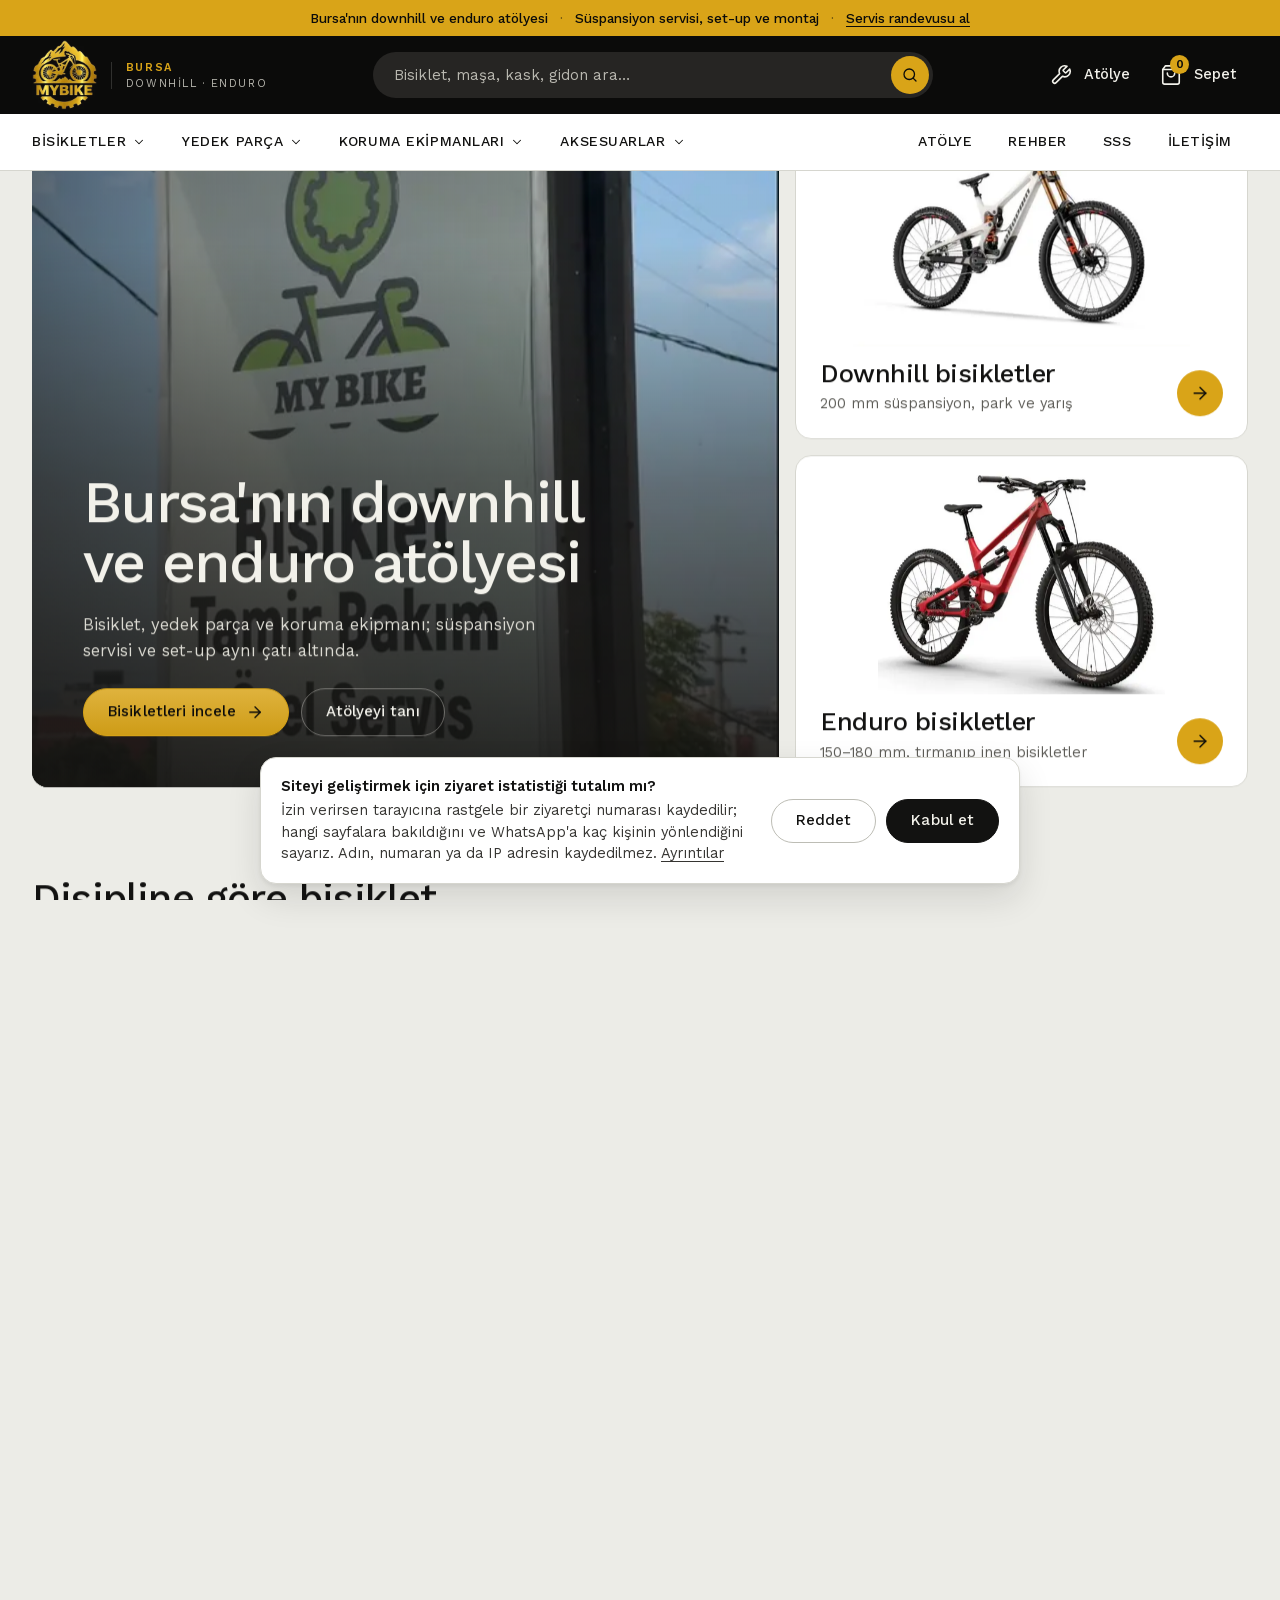
<file: index.html>
<!doctype html>
<html lang="tr" data-type="place">
<head>
  <meta charset="utf-8">
  <meta name="viewport" content="width=device-width, initial-scale=1">
  <meta http-equiv="Content-Security-Policy" content="default-src 'self'; script-src 'self'; style-src 'self' 'unsafe-inline'; img-src 'self' data: blob: https://vzsizdxejrnahdxeeici.supabase.co; font-src 'self'; connect-src 'self' https://vzsizdxejrnahdxeeici.supabase.co wss://vzsizdxejrnahdxeeici.supabase.co; object-src 'none'; base-uri 'self'; form-action 'self'; frame-src 'none'; upgrade-insecure-requests">
  <meta name="referrer" content="strict-origin-when-cross-origin">
  <title>My Bike Bursa | Downhill ve Enduro Bisiklet, Yedek Parça ve Atölye</title>
  <meta name="description" content="Bursa'da downhill ve enduro odaklı bisiklet atölyesi. Enduro, downhill, XC, hardtail ve dirt jump bisikletler; yedek parça, koruma ekipmanı ve süspansiyon servisi.">
  <meta name="page-type" content="place">
  <meta name="site-kind" content="other">
  <meta name="page-kind" content="place">
  <meta name="theme-color" content="#0b0b0a">
  <meta property="og:type" content="website">
  <meta property="og:title" content="My Bike Bursa | Downhill ve Enduro Atölyesi">
  <meta property="og:description" content="Downhill ve enduro bisikletler, yedek parça, koruma ekipmanı ve atölye servisi.">
  <link rel="canonical" href="https://www.mybikestore.com.tr/">
  <meta property="og:url" content="https://www.mybikestore.com.tr/">
  <meta property="og:site_name" content="My Bike Bursa">
  <meta property="og:locale" content="tr_TR">
  <meta property="og:image" content="https://www.mybikestore.com.tr/assets/img/logo.jpg">
  <meta name="twitter:card" content="summary_large_image">
  <link rel="icon" href="assets/img/favicon-64.png" type="image/png">
  <link rel="apple-touch-icon" href="assets/img/apple-touch-icon.png">
    <script type="application/ld+json">
  {
    "@context": "https://schema.org",
    "@graph": [
      {
        "@type": "BicycleStore",
        "@id": "https://www.mybikestore.com.tr/#isletme",
        "name": "My Bike Bursa",
        "alternateName": "My Bike",
        "description": "Bursa'da downhill ve enduro odaklı bisiklet atölyesi: bisiklet, yedek parça, koruma ekipmanı ve süspansiyon servisi.",
        "url": "https://www.mybikestore.com.tr/",
        "logo": "https://www.mybikestore.com.tr/assets/img/logo.jpg",
        "image": "https://www.mybikestore.com.tr/assets/img/logo.jpg",
        "telephone": "+905318868120",
        "email": "tolgaakdeniz16@gmail.com",
        "address": { "@type": "PostalAddress", "streetAddress": "Odunluk Mah., Orhangazi Cad., No: 13", "addressLocality": "Nilüfer", "addressRegion": "Bursa", "addressCountry": "TR" },
        "hasMap": "https://www.google.com/maps/search/?api=1&query=My%20Bike%2C%20Odunluk%20Mah.%2C%20Orhangazi%20Cad.%2C%20No%3A%2013%2C%20Nil%C3%BCfer%2C%20Bursa",
        "areaServed": "Bursa",
        "openingHours": "Mo-Sa 10:00-19:00",
        "priceRange": "₺₺",
        "knowsAbout": ["Downhill bisiklet", "Enduro bisiklet", "Süspansiyon servisi", "Bisiklet tamiri"]
      },
      {
        "@type": "WebSite",
        "@id": "https://www.mybikestore.com.tr/#site",
        "name": "My Bike Bursa",
        "url": "https://www.mybikestore.com.tr/",
        "inLanguage": "tr-TR",
        "publisher": { "@id": "https://www.mybikestore.com.tr/#isletme" },
        "potentialAction": {
          "@type": "SearchAction",
          "target": "https://www.mybikestore.com.tr/magaza.html?q={search_term_string}",
          "query-input": "required name=search_term_string"
        }
      }
    ]
  }
  </script>
  <link rel="preconnect" href="https://vzsizdxejrnahdxeeici.supabase.co" crossorigin>
  <link rel="preload" as="image" href="assets/img/atolye/tabela.webp" imagesrcset="assets/img/atolye/tabela-480.webp 480w, assets/img/atolye/tabela.webp 900w" imagesizes="(max-width: 720px) 100vw, 60vw" fetchpriority="high">
  <link rel="stylesheet" href="assets/css/fonts.css?v=202611221930">
  <link rel="stylesheet" href="assets/css/style.css?v=202611221930">
</head>
<body data-page="home">
  <!-- palette: stone ground + logo gold/black · type Work Sans · radius soft · motion: GSAP ScrollSmoother + hero entrance -->
  <a class="skip-link" href="#icerik">İçeriğe geç</a>
  <div id="site-header"></div>

  <div id="smooth-wrapper">
    <div id="smooth-content">
      <main id="icerik">

        <!-- HERO: atölye fotoğrafı + iki disiplin -->
        <section class="hero" data-enter aria-label="My Bike atölyesi">
          <div class="wrap">
            <div class="hero-grid">
              <div class="hero-main" data-enter-media>
                <div class="ph ph--dark has-img"><img src="assets/img/atolye/tabela.webp" srcset="assets/img/atolye/tabela-480.webp 480w, assets/img/atolye/tabela.webp 900w" sizes="(max-width: 720px) 100vw, 60vw" width="820" height="1340" alt="My Bike tabelası: bisiklet tamir bakım, özel servis" fetchpriority="high" style="object-position:center 56%"></div>
                <div class="hero-copy">
                  <h1 data-enter-item>Bursa'nın downhill ve enduro atölyesi</h1>
                  <p data-enter-item>Bisiklet, yedek parça ve koruma ekipmanı; süspansiyon servisi ve set-up aynı çatı altında.</p>
                  <div class="row" data-enter-item>
                    <a class="btn" href="magaza.html?kat=bisikletler">Bisikletleri incele <svg viewBox="0 0 24 24" fill="none" stroke="currentColor" stroke-width="1.75" stroke-linecap="round" stroke-linejoin="round" aria-hidden="true"><path d="M5 12h14"/><path d="m12 5 7 7-7 7"/></svg></a>
                    <a class="btn btn--ghost on-dark" href="atolye.html">Atölyeyi tanı</a>
                  </div>
                </div>
              </div>

              <a class="hero-side hero-side--light" href="magaza.html?kat=downhill" data-enter-media>
                <div class="ph has-img"><img src="assets/img/disiplin/downhill-propain.webp" srcset="assets/img/disiplin/downhill-propain-480.webp 480w, assets/img/disiplin/downhill-propain.webp 900w" sizes="(max-width: 720px) 50vw, 25vw" alt="Downhill bisiklet" width="846" height="568" decoding="async"></div>
                <div class="copy">
                  <div><h2>Downhill bisikletler</h2><p>200 mm süspansiyon, park ve yarış</p></div>
                  <span class="round-arrow" aria-hidden="true"><svg viewBox="0 0 24 24" fill="none" stroke="currentColor" stroke-width="1.75" stroke-linecap="round" stroke-linejoin="round"><path d="M5 12h14"/><path d="m12 5 7 7-7 7"/></svg></span>
                </div>
              </a>
              <a class="hero-side hero-side--light" href="magaza.html?kat=enduro" data-enter-media>
                <div class="ph has-img"><img src="assets/img/disiplin/enduro-capra.webp" srcset="assets/img/disiplin/enduro-capra-480.webp 480w, assets/img/disiplin/enduro-capra.webp 900w" sizes="(max-width: 720px) 50vw, 25vw" alt="Enduro bisiklet" width="760" height="600" decoding="async"></div>
                <div class="copy">
                  <div><h2>Enduro bisikletler</h2><p>150–180 mm, tırmanıp inen bisikletler</p></div>
                  <span class="round-arrow" aria-hidden="true"><svg viewBox="0 0 24 24" fill="none" stroke="currentColor" stroke-width="1.75" stroke-linecap="round" stroke-linejoin="round"><path d="M5 12h14"/><path d="m12 5 7 7-7 7"/></svg></span>
                </div>
              </a>
            </div>
          </div>
        </section>

        <!-- BİSİKLET DİSİPLİNLERİ -->
        <section class="section" id="bisikletler">
          <div class="wrap">
            <div class="sec-head">
              <div>
                <h2>Disipline göre bisiklet</h2>
                <p>Hangi parkurda süreceğini söyle, doğru bisikleti birlikte seçelim.</p>
              </div>
              <a class="link" href="magaza.html?kat=bisikletler">Tüm bisikletler <svg viewBox="0 0 24 24" fill="none" stroke="currentColor" stroke-width="1.75" stroke-linecap="round" stroke-linejoin="round" aria-hidden="true"><path d="M5 12h14"/><path d="m12 5 7 7-7 7"/></svg></a>
            </div>
            <div class="disc-grid" data-disciplines></div>
          </div>
        </section>

        <!-- YENİ GELENLER -->
        <section class="section section--white">
          <div class="wrap">
            <div class="sec-head">
              <div>
                <h2>Yeni gelen ürünler</h2>
                <p>Bisikletler, parçalar ve ekipmanda son gelenler.</p>
              </div>
              <a class="link" href="magaza.html?sirala=yeni">Tümünü gör <svg viewBox="0 0 24 24" fill="none" stroke="currentColor" stroke-width="1.75" stroke-linecap="round" stroke-linejoin="round" aria-hidden="true"><path d="M5 12h14"/><path d="m12 5 7 7-7 7"/></svg></a>
            </div>
            <div class="p-grid" data-new></div>
          </div>
        </section>

        <!-- ATÖLYE -->
        <section class="section band on-dark" id="atolye">
          <div class="wrap band-grid">
            <div>
              <h2>Atölye: servis, <span class="nb">set-up</span> ve montaj</h2>
              <p class="lead">Bisikletini parkurdan nasıl döndüyse öyle getir. Süspansiyon bakımından teker toplamaya, downhill ve enduro bisikletin ihtiyacı olan işleri burada yapıyoruz.</p>
              <ul class="svc-list">
                <li><svg viewBox="0 0 24 24" fill="none" stroke="currentColor" stroke-width="2" stroke-linecap="round" stroke-linejoin="round" aria-hidden="true"><path d="M20 6 9 17l-5-5"/></svg>Süspansiyon servisi</li>
                <li><svg viewBox="0 0 24 24" fill="none" stroke="currentColor" stroke-width="2" stroke-linecap="round" stroke-linejoin="round" aria-hidden="true"><path d="M20 6 9 17l-5-5"/></svg>Set-up ve sag ayarı</li>
                <li><svg viewBox="0 0 24 24" fill="none" stroke="currentColor" stroke-width="2" stroke-linecap="round" stroke-linejoin="round" aria-hidden="true"><path d="M20 6 9 17l-5-5"/></svg>Fren bakımı ve hava alma</li>
                <li><svg viewBox="0 0 24 24" fill="none" stroke="currentColor" stroke-width="2" stroke-linecap="round" stroke-linejoin="round" aria-hidden="true"><path d="M20 6 9 17l-5-5"/></svg>Tubeless kurulum</li>
                <li><svg viewBox="0 0 24 24" fill="none" stroke="currentColor" stroke-width="2" stroke-linecap="round" stroke-linejoin="round" aria-hidden="true"><path d="M20 6 9 17l-5-5"/></svg>Teker toplama</li>
                <li><svg viewBox="0 0 24 24" fill="none" stroke="currentColor" stroke-width="2" stroke-linecap="round" stroke-linejoin="round" aria-hidden="true"><path d="M20 6 9 17l-5-5"/></svg>Sezon öncesi komple bakım</li>
              </ul>
              <div class="row">
                <a class="btn" href="atolye.html#randevu">Servis randevusu al <svg viewBox="0 0 24 24" fill="none" stroke="currentColor" stroke-width="1.75" stroke-linecap="round" stroke-linejoin="round" aria-hidden="true"><path d="M5 12h14"/><path d="m12 5 7 7-7 7"/></svg></a>
                <a class="btn btn--ghost" href="atolye.html">Atölyeyi tanı</a>
              </div>
            </div>
            <div class="mosaic">
              <div class="frame"><div data-ph="Atölyede kadro üzerinde çalışan usta" data-img="assets/img/atolye/montaj-standi.jpg" data-ph-dark></div></div>
              <div class="frame"><div data-ph="Fox amortisör servisi: sökülmüş parçalar, keçe kiti ve süspansiyon yağları" data-img="assets/img/atolye/suspansiyon-servis-kiti.jpg" data-ph-dark></div></div>
              <div class="frame"><div data-ph="Mağaza duvarında kaset, balata ve aksesuarlar" data-img="assets/img/atolye/parca-duvari-aktarma.jpg" data-ph-dark></div></div>
            </div>
          </div>
        </section>

        <!-- KORUMA ÜRÜNLERİ -->
        <section class="section section--tight">
          <div class="wrap">
            <div class="sec-head">
              <div>
                <h2>Öne çıkan korumalar</h2>
                <p>Parka çıkmadan önce kask, dizlik ve gövde koruması.</p>
              </div>
              <a class="link" href="magaza.html?kat=koruma">Tüm korumalar <svg viewBox="0 0 24 24" fill="none" stroke="currentColor" stroke-width="1.75" stroke-linecap="round" stroke-linejoin="round" aria-hidden="true"><path d="M5 12h14"/><path d="m12 5 7 7-7 7"/></svg></a>
            </div>
            <div class="p-grid" data-protection></div>
          </div>
        </section>

        <!-- KATEGORİLER: her kutunun görseli o kategorideki bir üründen gelir -->
        <section class="section">
          <div class="wrap">
            <div class="sec-head">
              <div>
                <h2>Kategoriler</h2>
                <p>Bisikletler, yedek parçalar, aksesuarlar ve koruma ekipmanları.</p>
              </div>
              <a class="link" href="magaza.html">Tüm ürünler <svg viewBox="0 0 24 24" fill="none" stroke="currentColor" stroke-width="1.75" stroke-linecap="round" stroke-linejoin="round" aria-hidden="true"><path d="M5 12h14"/><path d="m12 5 7 7-7 7"/></svg></a>
            </div>
            <div class="cat-grid" data-cat-tiles></div>
          </div>
        </section>

      </main>
      <div id="site-footer"></div>
    </div>
  </div>

  <script src="assets/vendor/supabase.min.js"></script>
  <script src="assets/js/config.js?v=202611221930"></script>
  <script src="assets/js/data.js?v=202611221930"></script>
  <script src="assets/js/store.js?v=202611221930"></script>
  <script src="assets/js/app.js?v=202611221930"></script>
  <script src="assets/js/analytics.js?v=202611221930"></script>
  <script src="assets/vendor/gsap.min.js"></script>
  <script src="assets/vendor/ScrollTrigger.min.js"></script>
  <script src="assets/vendor/ScrollSmoother.min.js"></script>
  <script src="assets/js/motion.js?v=202611221930"></script>
</body>
</html>
</file>
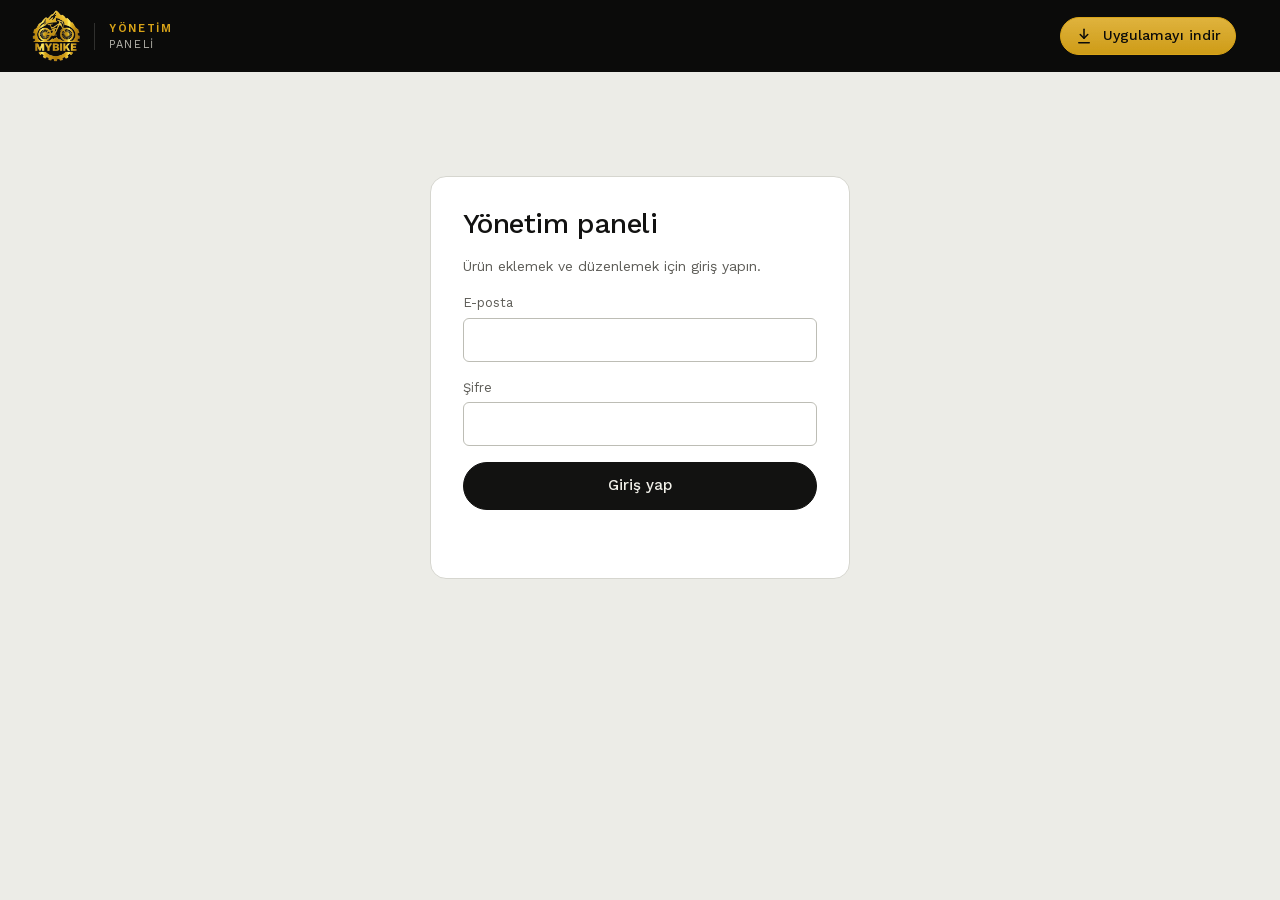
<file: admin.html>
<!doctype html>
<html lang="tr">
<head>
  <meta charset="utf-8">
  <meta name="viewport" content="width=device-width, initial-scale=1">
  <meta http-equiv="Content-Security-Policy" content="default-src 'self'; script-src 'self'; style-src 'self' 'unsafe-inline'; img-src 'self' data: blob: https://vzsizdxejrnahdxeeici.supabase.co; font-src 'self'; connect-src 'self' https://vzsizdxejrnahdxeeici.supabase.co wss://vzsizdxejrnahdxeeici.supabase.co; object-src 'none'; base-uri 'self'; form-action 'self'; frame-src 'none'; upgrade-insecure-requests">
  <meta name="referrer" content="strict-origin-when-cross-origin">
  <meta name="robots" content="noindex, nofollow">
  <title>Yönetim Paneli | My Bike Bursa</title>
  <meta name="theme-color" content="#0b0b0a">
  <link rel="icon" href="assets/img/favicon-64.png" type="image/png">
  <link rel="manifest" href="admin.webmanifest">
  <link rel="apple-touch-icon" href="assets/img/app/icon-180.png">
  <meta name="apple-mobile-web-app-capable" content="yes">
  <meta name="mobile-web-app-capable" content="yes">
  <meta name="apple-mobile-web-app-title" content="My Bike Panel">
  <meta name="apple-mobile-web-app-status-bar-style" content="black">
  <link rel="stylesheet" href="assets/css/fonts.css?v=202611221930">
  <link rel="stylesheet" href="assets/css/style.css?v=202611221930">
  <style>
    body { background: var(--bg); }
    .a-top { background: var(--dark); color: var(--on-dark); }
    .a-top .wrap { display: flex; align-items: center; justify-content: space-between; gap: 16px; min-height: 72px; }
    .a-top .logo img { height: 52px; }
    .a-top .who { display: flex; align-items: center; gap: 12px; font-size: 14px; color: var(--on-dark-muted); }
    .a-main { padding-block: 32px 80px; }
    .a-card { background: var(--card); border: 1px solid var(--line); border-radius: var(--radius-l); padding: clamp(20px, 3vw, 32px); }
    .a-login { max-width: 420px; margin: 8vh auto 0; display: grid; gap: 16px; }
    .a-login h1 { font-size: 28px; }
    .a-msg { font-size: 14.5px; min-height: 1.4em; }
    .a-msg.err { color: var(--danger); }
    .a-msg.ok { color: #2f6b1f; }
    .a-bar { display: flex; flex-wrap: wrap; gap: 12px; align-items: center; justify-content: space-between; margin-bottom: 16px; }
    .a-bar h1 { font-size: 30px; }
    .a-bar .tools { display: flex; gap: 10px; flex-wrap: wrap; }
    .a-bar input[type=search] { height: 44px; border-radius: var(--pill); border: 1px solid var(--line-strong); padding: 0 18px; min-width: 240px; background: var(--card); }
    .a-table { width: 100%; border-collapse: collapse; background: var(--card); border: 1px solid var(--line); border-radius: var(--radius); overflow: hidden; font-size: 14.5px; }
    .a-table th, .a-table td { padding: 10px 14px; border-bottom: 1px solid var(--line); text-align: left; vertical-align: middle; }
    .a-table th { background: var(--surface); font-weight: 600; color: var(--muted); font-size: 13px; }
    .a-table tr:last-child td { border-bottom: 0; }
    .a-thumb { width: 56px; height: 56px; border-radius: 8px; object-fit: cover; background: #e3e3dc; display: block; }
    .a-row-actions { display: flex; gap: 8px; justify-content: flex-end; }
    .a-small { min-height: 38px; padding: 0 14px; font-size: 14px; }
    .pill-off { display: inline-block; padding: 2px 10px; border-radius: 99px; background: #e6e5df; color: var(--muted); font-size: 12.5px; }
    .pill-on { display: inline-block; padding: 2px 10px; border-radius: 99px; background: #f3e6b8; color: var(--accent-deep); font-size: 12.5px; }
    dialog.a-dlg { border: 0; border-radius: var(--radius-l); padding: 0; width: min(760px, calc(100vw - 32px)); max-height: calc(100dvh - 32px); box-shadow: var(--shadow-2); }
    dialog.a-dlg::backdrop { background: rgba(20,19,17,.5); }
    .a-dlg form { display: grid; gap: 18px; padding: clamp(20px, 3vw, 32px); }
    .a-dlg .head { display: flex; justify-content: space-between; align-items: center; }
    .a-dlg h2 { font-size: 24px; }
    .a-grid { display: grid; grid-template-columns: 1fr 1fr; gap: 14px; }
    .a-grid .full { grid-column: 1 / -1; }
    .a-check { display: flex; align-items: center; gap: 10px; min-height: 44px; font-weight: 500; }
    .a-check input { width: 20px; height: 20px; accent-color: var(--ink); }
    .a-imgs { display: grid; grid-template-columns: repeat(auto-fill, minmax(110px, 1fr)); gap: 10px; }
    .a-img { position: relative; border: 1px solid var(--line); border-radius: 10px; overflow: hidden; background: var(--surface); }
    .a-img img { width: 100%; aspect-ratio: 1; object-fit: cover; display: block; }
    .a-img .bar { display: flex; justify-content: space-between; gap: 4px; padding: 6px; }
    .a-img .bar button { font-size: 12.5px; text-decoration: underline; text-underline-offset: 2px; min-height: 28px; }
    .a-img.cover { border-color: var(--accent); box-shadow: 0 0 0 2px var(--accent); }
    .a-specs { display: grid; gap: 8px; }
    .a-spec { display: grid; grid-template-columns: 1fr 1.4fr auto; gap: 8px; }
    .a-spec input { height: 42px; border: 1px solid var(--line-strong); border-radius: var(--radius-s); padding: 0 10px; }
    .a-foot { display: flex; justify-content: flex-end; gap: 10px; flex-wrap: wrap; }
    @media (max-width: 720px) {
      .a-grid { grid-template-columns: 1fr; }
      .a-table .hide-s { display: none; }
      /* Telefonda tablo yerine kart: her ürün bir kutu, düğmeler altta */
      .a-table, .a-table tbody { display: block; background: none; border: 0; border-radius: 0; overflow: visible; }
      .a-table thead { display: none; }
      .a-table tr { display: grid; grid-template-columns: 64px minmax(0, 1fr); gap: 6px 12px; align-items: start; background: var(--card); border: 1px solid var(--line); border-radius: var(--radius); padding: 12px; margin-bottom: 10px; }
      .a-table td { padding: 0; border: 0; }
      .a-table td:nth-child(1) { grid-row: 1 / 3; }
      .a-table td:nth-child(1) .a-thumb { width: 64px; height: 64px; }
      .a-table td:nth-child(2) { grid-column: 2; overflow-wrap: anywhere; }
      .a-table td:nth-child(4) { grid-column: 2; color: var(--ink-2); }
      .a-table td:nth-child(5) { display: block; grid-column: 2; }
      .a-table td:nth-child(1) { grid-row: 1 / 4; }
      .a-table td:last-child { grid-column: 1 / -1; padding-top: 6px; }
      .a-table td[colspan] { grid-column: 1 / -1; }
      .a-row-actions { justify-content: stretch; }
      .a-row-actions .btn { flex: 1; min-height: 44px; }
      .a-top .wrap { gap: 8px; }
      .a-top .logo img { height: 40px; width: auto; }
      .a-top-right, .who { gap: 6px; }
      .a-tabs { margin-right: 0; gap: 2px; }
      .a-tabs a { padding: 8px 10px; }
      .a-bar input[type=search] { min-width: 0; width: 100%; }
    }
    .a-tabs { display: flex; gap: 4px; margin-right: 8px; }
    .a-tabs a { padding: 8px 14px; border-radius: var(--pill); color: var(--on-dark-muted); font-weight: 600; font-size: 14px; }
    .a-tabs a[aria-current] { background: var(--accent); color: var(--accent-ink); }
    .a-periods .chip { min-height: 38px; padding: 0 14px; border-radius: var(--pill); border: 1px solid var(--line-strong); background: var(--card); font-size: 14px; font-weight: 500; }
    .a-periods .chip[aria-pressed="true"] { background: var(--ink); color: var(--on-dark); border-color: var(--ink); }
    .a-scope { margin: -4px 0 16px; }
    #stats { display: grid; gap: 16px; }
    #stats h2 { font-size: 18px; margin-bottom: 14px; }
    .a-kpis { display: grid; grid-template-columns: repeat(4, minmax(0, 1fr)); gap: 12px; }
    .a-kpi { display: grid; gap: 4px; background: var(--card); border: 1px solid var(--line); border-radius: var(--radius-l); padding: 18px 20px; }
    .a-kpi span { color: var(--muted); font-size: 14px; font-weight: 500; }
    .a-kpi b { font-size: 34px; letter-spacing: -0.02em; color: var(--ink); font-variant-numeric: tabular-nums; }
    .a-kpi small { color: var(--muted); font-size: 13px; }
    .a-kpi--wa { border-color: #25d366; box-shadow: inset 0 3px 0 #25d366; }
    .a-funnel { display: grid; gap: 14px; margin-bottom: 12px; }
    .a-funnel > div { display: grid; grid-template-columns: 1fr auto; gap: 4px 12px; align-items: center; }
    .a-funnel i { grid-column: 1 / -1; height: 8px; border-radius: 99px; background: var(--surface); position: relative; overflow: hidden; }
    .a-funnel i::after { content: ""; position: absolute; inset: 0 auto 0 0; width: var(--w); background: #25d366; border-radius: inherit; }
    .a-funnel small { grid-column: 1 / -1; color: var(--muted); font-size: 13px; }
    .a-chart { display: grid; grid-template-columns: repeat(var(--n), minmax(0, 1fr)); gap: 3px; align-items: end; height: 220px; padding-bottom: 22px; }
    .a-col { position: relative; height: 100%; display: flex; flex-direction: column; justify-content: flex-end; }
    .a-bar-v { position: relative; display: block; min-height: 2px; background: var(--ink); border-radius: 4px 4px 0 0; display: flex; align-items: flex-end; overflow: hidden; }
    .a-bar-wa { display: block; width: 100%; background: #25d366; }
    .a-col small { position: absolute; left: 0; bottom: -20px; font-size: 11px; color: var(--muted); white-space: nowrap; }
    .a-legend { display: flex; gap: 8px; align-items: center; margin-top: 8px; }
    .sw { display: inline-block; width: 12px; height: 12px; border-radius: 3px; }
    .sw-v { background: var(--ink); } .sw-wa { background: #25d366; margin-left: 10px; }
    .a-two { display: grid; grid-template-columns: repeat(3, minmax(0, 1fr)); gap: 16px; }
    .a-list { display: grid; gap: 0; padding: 0; margin: 0; list-style: none; }
    .a-list li { display: flex; justify-content: space-between; gap: 12px; padding: 9px 0; border-bottom: 1px solid var(--line); font-size: 14.5px; }
    .a-list li:last-child { border-bottom: 0; }
    .a-list li b { font-variant-numeric: tabular-nums; }
    @media (max-width: 980px) { .a-kpis { grid-template-columns: 1fr 1fr; } .a-two { grid-template-columns: 1fr; } }
    @media (max-width: 720px) { .a-top .hide-s { display: none; } .a-chart { gap: 1px; } }
    .a-ask { width: min(460px, calc(100vw - 32px)); }
    .a-ask-body { display: grid; gap: 14px; padding: clamp(20px, 3vw, 28px); }
    .a-ask-body h2 { font-size: 22px; }
    .a-ask-body p { margin: 0; color: var(--ink-2); }
    .a-danger { --b-bg: var(--danger); --b-bd: var(--danger); background: var(--danger); border-color: var(--danger); color: #fff; }
    .a-top-right { display: flex; align-items: center; gap: 12px; }
    .a-installed { font-size: 13.5px; color: var(--on-dark-muted); }
    .a-install-btn svg { flex: none; }
    .a-install-steps { display: grid; gap: 16px; padding: clamp(20px, 3vw, 32px); }
    .a-install-steps .head { display: flex; justify-content: space-between; align-items: center; gap: 12px; }
    .a-install-steps h2 { font-size: 22px; }
    .a-install-steps ol { display: grid; gap: 10px; padding-left: 22px; margin: 0; list-style: decimal; line-height: 1.5; }
    @media (max-width: 720px) {
      .a-install-btn span { display: none; }
      .a-install-btn { width: 44px; padding: 0; justify-content: center; }
      .a-top .logo-text { display: none; }
    }
  </style>
</head>
<body data-page="admin">
  <header class="a-top on-dark"><div class="wrap">
    <a class="logo" href="index.html" aria-label="Siteye dön"><img src="assets/img/logo.jpg" alt="My Bike" width="48" height="52"><span class="logo-text"><span>Yönetim</span><span>Paneli</span></span></a>
    <div class="a-top-right"><div id="install"></div><div class="who" id="who"></div></div>
  </div></header>

  <main class="a-main"><div class="wrap" id="app"></div></main>

  <script src="assets/vendor/supabase.min.js"></script>
  <script src="assets/js/config.js?v=202611221930"></script>
  <script src="assets/js/data.js?v=202611221930"></script>
  <script src="assets/js/store.js?v=202611221930"></script>
  <script src="assets/js/app.js?v=202611221930"></script>
  <script src="assets/js/admin-install.js?v=202611221930"></script>
  <script src="assets/js/admin.js?v=202611221930"></script>
</body>
</html>
</file>
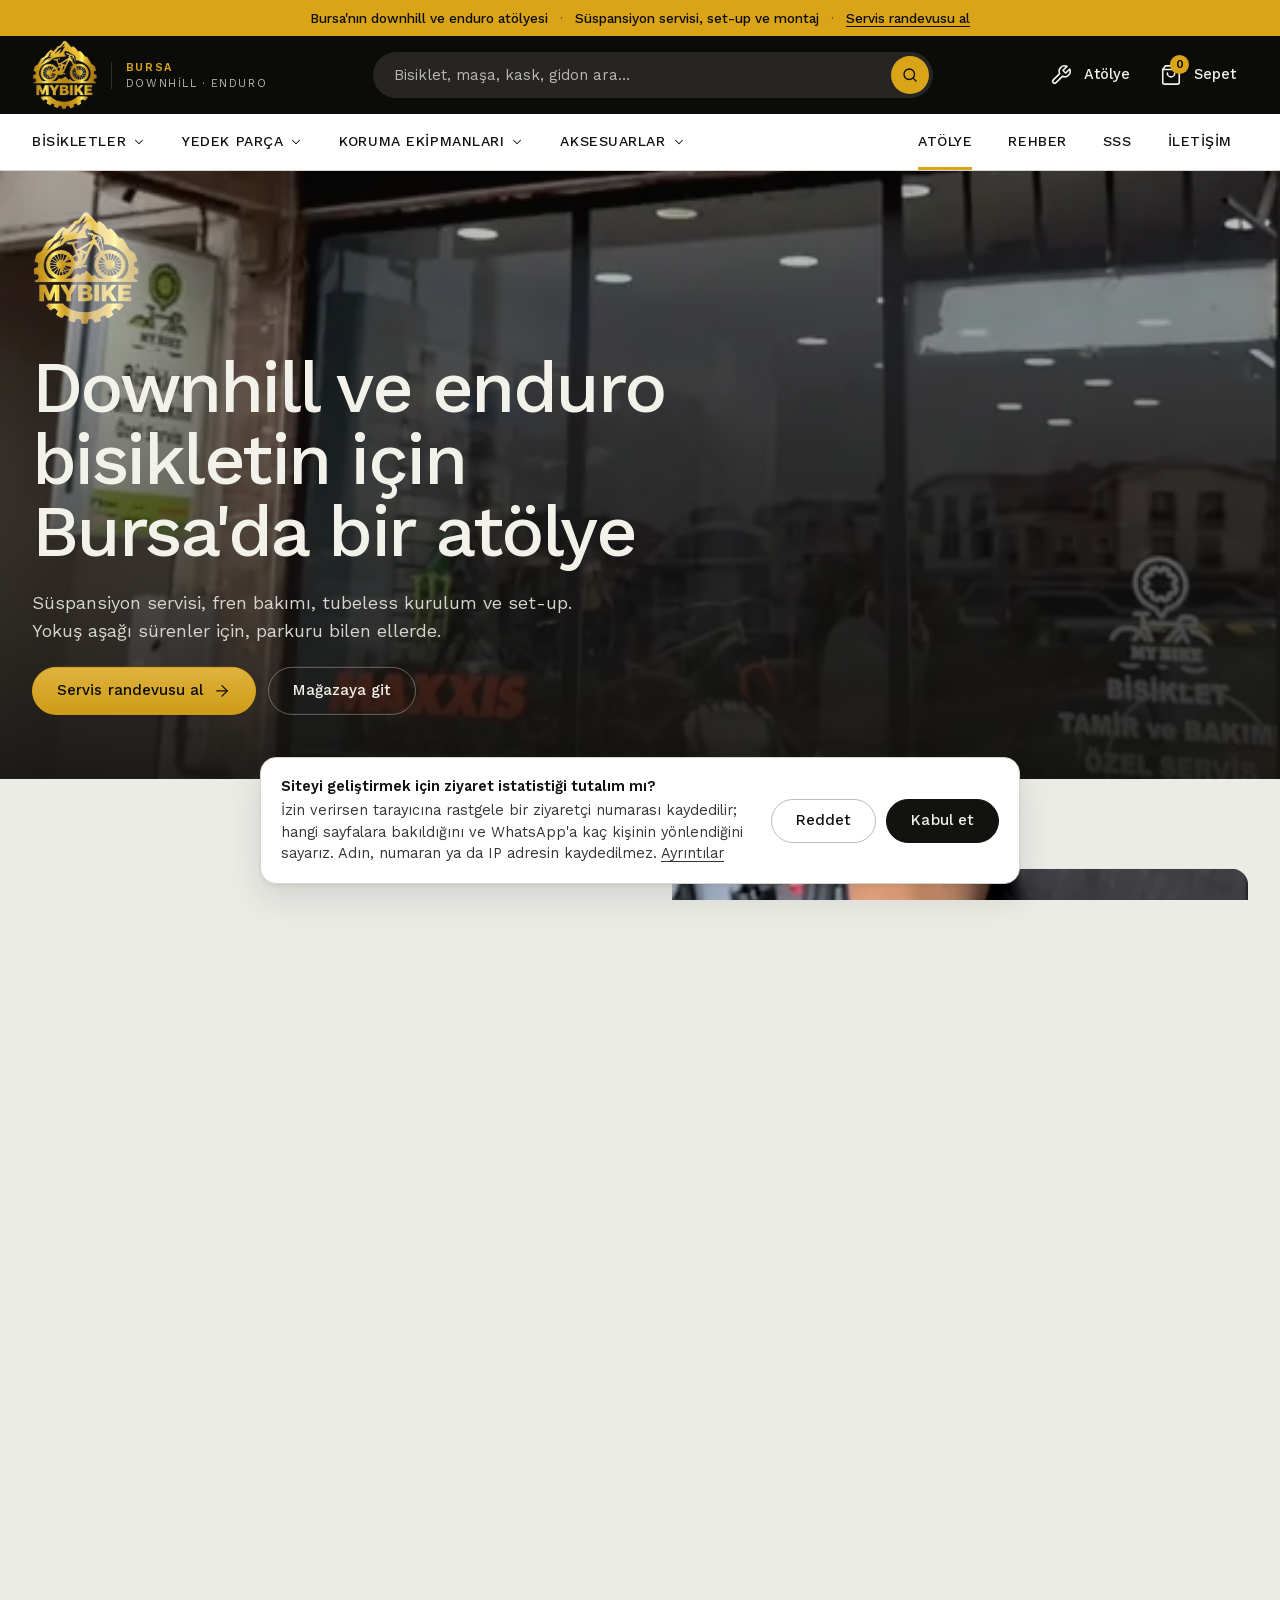
<file: atolye.html>
<!doctype html>
<html lang="tr" data-type="place">
<head>
  <meta charset="utf-8">
  <meta name="viewport" content="width=device-width, initial-scale=1">
  <meta http-equiv="Content-Security-Policy" content="default-src 'self'; script-src 'self'; style-src 'self' 'unsafe-inline'; img-src 'self' data: blob: https://vzsizdxejrnahdxeeici.supabase.co; font-src 'self'; connect-src 'self' https://vzsizdxejrnahdxeeici.supabase.co wss://vzsizdxejrnahdxeeici.supabase.co; object-src 'none'; base-uri 'self'; form-action 'self'; frame-src 'none'; upgrade-insecure-requests">
  <meta name="referrer" content="strict-origin-when-cross-origin">
  <title>Atölye | My Bike Bursa — Downhill ve Enduro Servisi</title>
  <meta name="description" content="Bursa'da downhill ve enduro bisikletler için atölye: süspansiyon servisi, set-up, fren bakımı, tubeless kurulum ve teker toplama. Servis randevusu alın.">
  <meta name="page-type" content="place">
  <meta name="site-kind" content="other">
  <meta name="page-kind" content="place">
  <meta name="theme-color" content="#0b0b0a">
  <meta property="og:type" content="website">
  <meta property="og:title" content="Atölye | My Bike Bursa">
  <meta property="og:description" content="Süspansiyon servisi, set-up, fren bakımı ve tubeless kurulum. Bursa'da downhill ve enduro atölyesi.">
  <link rel="canonical" href="https://www.mybikestore.com.tr/atolye.html">
  <meta property="og:url" content="https://www.mybikestore.com.tr/atolye.html">
  <meta property="og:site_name" content="My Bike Bursa">
  <meta property="og:locale" content="tr_TR">
  <meta property="og:image" content="https://www.mybikestore.com.tr/assets/img/logo.jpg">
  <meta name="twitter:card" content="summary_large_image">
  <link rel="icon" href="assets/img/favicon-64.png" type="image/png">
  <link rel="apple-touch-icon" href="assets/img/apple-touch-icon.png">
    <link rel="preconnect" href="https://vzsizdxejrnahdxeeici.supabase.co" crossorigin>
  <link rel="stylesheet" href="assets/css/fonts.css?v=202611221930">
  <link rel="stylesheet" href="assets/css/style.css?v=202611221930">
</head>
<body data-page="atolye">
  <a class="skip-link" href="#icerik">İçeriğe geç</a>
  <div id="site-header"></div>

  <div id="smooth-wrapper">
    <div id="smooth-content">
      <main id="icerik">

        <!-- HERO -->
        <section class="w-hero on-dark" data-enter>
          <div class="bg" data-enter-media><div class="ph ph--dark has-img"><img src="assets/img/atolye/dukkan-onu.webp" srcset="assets/img/atolye/dukkan-onu-480.webp 480w, assets/img/atolye/dukkan-onu.webp 900w" sizes="100vw" width="820" height="1340" alt="Nilüfer'deki My Bike dükkânının önü" fetchpriority="high" style="object-position:center 70%"></div></div>
          <div class="wrap w-hero-inner">
            <div class="copy">
              <img class="w-hero-logo brand-emblem" src="assets/img/logo.webp" alt="My Bike logosu" width="119" height="128" data-enter-item>
              <h1 data-enter-item>Downhill ve enduro bisikletin için Bursa'da bir atölye</h1>
              <p data-enter-item>Süspansiyon servisi, fren bakımı, tubeless kurulum ve set-up. Yokuş aşağı sürenler için, parkuru bilen ellerde.</p>
              <div class="row" data-enter-item>
                <a class="btn" href="#randevu">Servis randevusu al <svg viewBox="0 0 24 24" fill="none" stroke="currentColor" stroke-width="1.75" stroke-linecap="round" stroke-linejoin="round" aria-hidden="true"><path d="M5 12h14"/><path d="m12 5 7 7-7 7"/></svg></a>
                <a class="btn btn--ghost" href="magaza.html">Mağazaya git</a>
              </div>
            </div>
          </div>
        </section>

        <!-- HİKÂYE -->
        <section class="section">
          <div class="wrap story">
            <div>
              <h2>Neden downhill ve enduro?</h2>
              <div class="text">
                <p>Türkiye'de downhill ve enduroya özel hizmet veren işletme sayısı çok az. Bu bisikletlerin süspansiyonu, freni ve tekerleri her inişte ağır yük taşır; bakımları da ayrı bir dikkat ister.</p>
                <p>My Bike bunun için var. Parkurdan dönen bisikleti dinliyor, neye ihtiyacı olduğunu anlıyor ve onu yeniden sürüşe hazırlıyoruz. Satışını yaptığımız her bisikleti ve parçayı da aynı gözle seçiyoruz.</p>
              </div>
              <div class="story-stats">
                <div><b>Süspansiyon</b><span>Maşa ve amortisör servisi</span></div>
                <div><b>Set-up</b><span>Sürücüye özel ayar</span></div>
                <div><b>Parça</b><span>Stoktan ya da siparişle</span></div>
              </div>
            </div>
            <div class="frame"><div data-ph="Usta, montaj standında bir bisikletin kadrosunda çalışıyor" data-img="assets/img/atolye/montaj-standi.jpg"></div></div>
          </div>
        </section>

        <!-- HİZMETLER -->
        <section class="section section--white" id="hizmetler">
          <div class="wrap">
            <div class="sec-head">
              <div>
                <h2>Atölyede neler yapıyoruz</h2>
                <p>Fiyat ve süre bisiklete göre değişir; randevu talebinde bisikletini yazman yeterli.</p>
              </div>
            </div>
            <div class="svc-grid" data-services></div>
          </div>
        </section>

        <!-- GALERİ -->
        <section class="section">
          <div class="wrap">
            <div class="sec-head">
              <div>
                <h2>Atölyeden kareler</h2>
                <p>Tezgâh, alet duvarı, servis bekleyen bisikletler.</p>
              </div>
            </div>
            <div class="gal">
              <div class="frame"><div data-ph="My Bike tabelası: bisiklet tamir bakım, özel servis" data-img="assets/img/atolye/tabela.jpg"></div></div>
              <div class="frame"><div data-ph="Orta göbek yuvasının temizlenmesi" data-img="assets/img/atolye/orta-gobek-servisi.jpg"></div></div>
              <div class="frame"><div data-ph="Fox amortisör servisi için sökülmüş parçalar ve yağlar" data-img="assets/img/atolye/suspansiyon-servis-kiti.jpg"></div></div>
              <div class="frame"><div data-ph="Shimano fren ve vites parçaları, seleler" data-img="assets/img/atolye/parca-duvari-shimano.jpg"></div></div>
              <div class="frame"><div data-ph="Renkli göbekler, gidonlar, gidon boğazları ve pedallar" data-img="assets/img/atolye/parca-duvari-gidon.jpg"></div></div>
              <div class="frame"><div data-ph="Kaset, balata, çamurluk ve aksesuar duvarı" data-img="assets/img/atolye/parca-duvari-aktarma.jpg"></div></div>
            </div>
          </div>
        </section>

        <!-- SÜREÇ -->
        <section class="section band on-dark">
          <div class="wrap">
            <div class="sec-head">
              <div>
                <h2>Servis nasıl işliyor</h2>
                <p>Bisikleti bıraktığın andan teslim aldığın ana kadar.</p>
              </div>
            </div>
            <div class="steps">
              <div class="step"><svg viewBox="0 0 24 24" fill="none" stroke="currentColor" stroke-width="1.75" stroke-linecap="round" stroke-linejoin="round" aria-hidden="true"><rect x="3" y="4" width="18" height="18" rx="2"/><path d="M16 2v4M8 2v4M3 10h18"/></svg><h3>Randevu al</h3><p>Formu doldur ya da uğra; bisikletini ve şikâyetini yaz.</p></div>
              <div class="step"><svg viewBox="0 0 24 24" fill="none" stroke="currentColor" stroke-width="1.75" stroke-linecap="round" stroke-linejoin="round" aria-hidden="true"><rect x="8" y="2" width="8" height="4" rx="1"/><path d="M16 4h2a2 2 0 0 1 2 2v14a2 2 0 0 1-2 2H6a2 2 0 0 1-2-2V6a2 2 0 0 1 2-2h2"/><path d="m9 14 2 2 4-4"/></svg><h3>Kontrol</h3><p>Bisikleti birlikte inceliyor, yapılacak işi ve fiyatı baştan söylüyoruz.</p></div>
              <div class="step"><svg viewBox="0 0 24 24" fill="none" stroke="currentColor" stroke-width="1.75" stroke-linecap="round" stroke-linejoin="round" aria-hidden="true"><path d="M14.7 6.3a1 1 0 0 0 0 1.4l1.6 1.6a1 1 0 0 0 1.4 0l3.77-3.77a6 6 0 0 1-7.94 7.94l-6.91 6.91a2.12 2.12 0 0 1-3-3l6.91-6.91a6 6 0 0 1 7.94-7.94l-3.76 3.76z"/></svg><h3>Servis ve set-up</h3><p>Bakım yapılır, süspansiyon kilona ve sürüşüne göre ayarlanır.</p></div>
              <div class="step"><svg viewBox="0 0 24 24" fill="none" stroke="currentColor" stroke-width="1.75" stroke-linecap="round" stroke-linejoin="round" aria-hidden="true"><circle cx="18.5" cy="17.5" r="3.5"/><circle cx="5.5" cy="17.5" r="3.5"/><circle cx="15" cy="5" r="1"/><path d="M12 17.5V14l-3-3 4-3 2 3h2"/></svg><h3>Teslim</h3><p>Yapılan işi ve ayar değerlerini anlatarak bisikleti teslim ediyoruz.</p></div>
            </div>
          </div>
        </section>

        <!-- ZİYARET + RANDEVU -->
        <section class="section" id="randevu">
          <div class="wrap visit">
            <div>
              <p class="visit-name">My Bike<br>Bursa</p>
              <dl>
                <dt>Konum</dt><dd data-area>Bursa</dd>
                <dt>Saatler</dt><dd data-hours data-assumed>Pzt–Cmt 10:00–19:00</dd>
                <dt>E-posta</dt><dd><a class="link" data-email href="mailto:info@mybike.example">E-posta eklenecek</a></dd>
                <dt>Telefon</dt><dd data-phone>Telefon eklenecek</dd>
              </dl>
              <a class="btn btn--ghost" href="magaza.html?kat=yedek-parca">Yedek parçalara göz at</a>
            </div>

            <form class="form-card" id="randevu-form" novalidate>
              <h2>Servis randevusu</h2>
              <p>Formu doldur, talebin WhatsApp'ta hazır bir mesaj olarak açılsın; uygun gün ve saat için sana dönelim.</p>
              <div class="form-grid">
                <div class="field"><label for="ad">Adın</label><input id="ad" name="ad" autocomplete="given-name" required><p class="err" aria-live="polite"></p></div>
                <div class="field"><label for="hizmet">Hizmet</label><select id="hizmet" name="hizmet" required></select><p class="err" aria-live="polite"></p></div>
                <div class="field full"><label for="bisiklet">Bisiklet (marka, model, yıl)</label><input id="bisiklet" name="bisiklet"><p class="err" aria-live="polite"></p></div>
                <div class="field full"><label for="mesaj">Kısaca anlat</label><textarea id="mesaj" name="mesaj" placeholder="Ör. maşa yağ kaçırıyor, arka fren süngerleşti"></textarea><p class="err" aria-live="polite"></p></div>
              </div>
              <button class="btn btn--block btn--wa" type="submit" style="margin-top:20px">WhatsApp ile randevu iste</button>
              <p class="legal-note">Form bilgileri sitemizde kaydedilmez; yalnızca WhatsApp'ta açılan mesajı siz gönderdiğinizde bize ulaşır. Ayrıntılar: <a href="kvkk-aydinlatma.html">KVKK Aydınlatma Metni</a> ve <a href="gizlilik-cerez.html">Gizlilik ve Çerez Politikası</a>.</p>
              <p class="form-status" role="status"></p>
            </form>
          </div>
        </section>

      </main>
      <div id="site-footer"></div>
    </div>
  </div>

  <script src="assets/vendor/supabase.min.js"></script>
  <script src="assets/js/config.js?v=202611221930"></script>
  <script src="assets/js/data.js?v=202611221930"></script>
  <script src="assets/js/store.js?v=202611221930"></script>
  <script src="assets/js/app.js?v=202611221930"></script>
  <script src="assets/js/analytics.js?v=202611221930"></script>
  <script src="assets/vendor/gsap.min.js"></script>
  <script src="assets/vendor/ScrollTrigger.min.js"></script>
  <script src="assets/vendor/ScrollSmoother.min.js"></script>
  <script src="assets/js/motion.js?v=202611221930"></script>
</body>
</html>
</file>
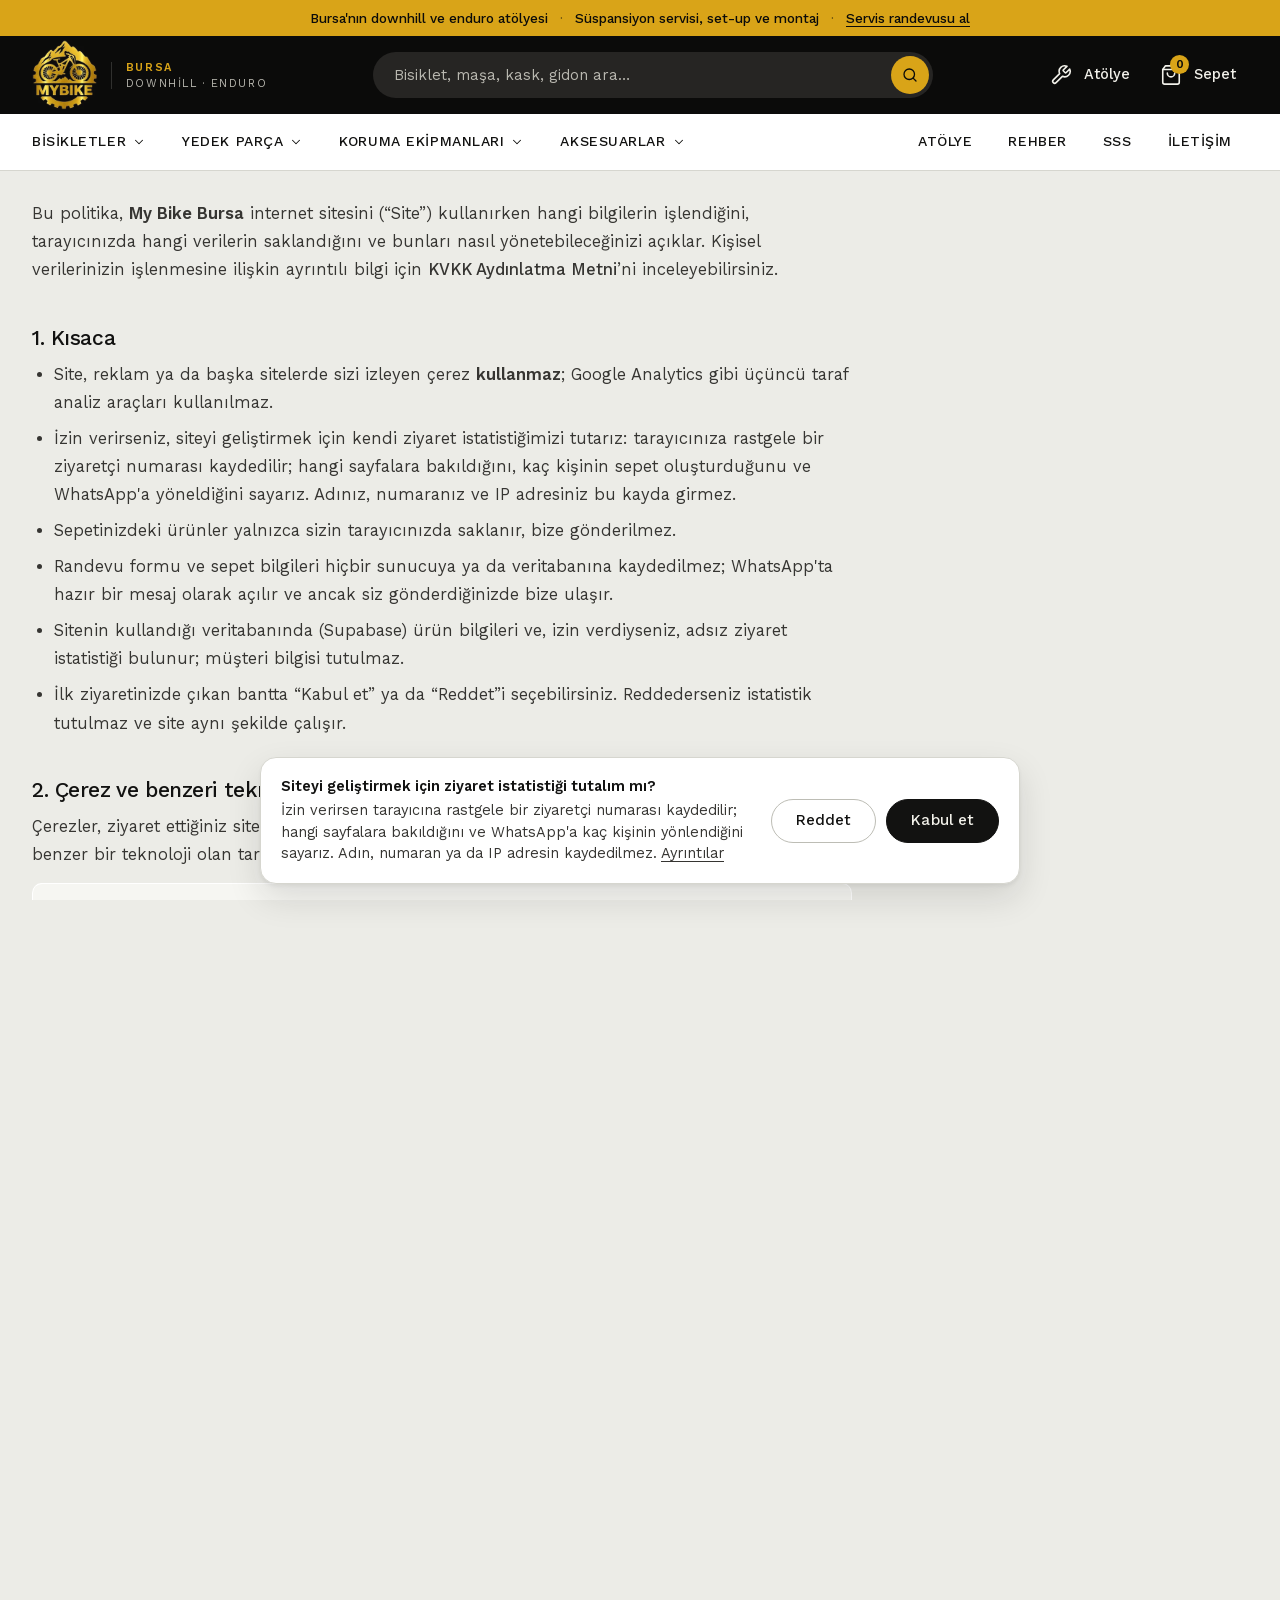
<file: gizlilik-cerez.html>
<!doctype html>
<html lang="tr">
<head>
  <meta charset="utf-8">
  <meta name="viewport" content="width=device-width, initial-scale=1">
  <meta http-equiv="Content-Security-Policy" content="default-src 'self'; script-src 'self'; style-src 'self' 'unsafe-inline'; img-src 'self' data: blob: https://vzsizdxejrnahdxeeici.supabase.co; font-src 'self'; connect-src 'self' https://vzsizdxejrnahdxeeici.supabase.co wss://vzsizdxejrnahdxeeici.supabase.co; object-src 'none'; base-uri 'self'; form-action 'self'; frame-src 'none'; upgrade-insecure-requests">
  <meta name="referrer" content="strict-origin-when-cross-origin">
  <title>Gizlilik ve Çerez Politikası | My Bike Bursa</title>
  <meta name="description" content="My Bike Bursa internet sitesinin gizlilik ve çerez politikası: hangi teknolojileri kullandığımız ve tercihlerinizi nasıl yönetebileceğiniz.">
  <meta name="theme-color" content="#0b0b0a">
  <meta property="og:type" content="website">
  <meta property="og:title" content="Gizlilik ve Çerez Politikası | My Bike Bursa">
  <meta property="og:description" content="My Bike Bursa internet sitesinin gizlilik ve çerez politikası: hangi teknolojileri kullandığımız ve tercihlerinizi nasıl yönetebileceğiniz.">
  <link rel="canonical" href="https://www.mybikestore.com.tr/gizlilik-cerez.html">
  <meta property="og:url" content="https://www.mybikestore.com.tr/gizlilik-cerez.html">
  <meta property="og:site_name" content="My Bike Bursa">
  <meta property="og:locale" content="tr_TR">
  <meta property="og:image" content="https://www.mybikestore.com.tr/assets/img/logo.jpg">
  <meta name="twitter:card" content="summary_large_image">
  <link rel="icon" href="assets/img/favicon-64.png" type="image/png">
  <link rel="apple-touch-icon" href="assets/img/apple-touch-icon.png">
  <link rel="preconnect" href="https://vzsizdxejrnahdxeeici.supabase.co" crossorigin>
  <link rel="stylesheet" href="assets/css/fonts.css?v=202611221930">
  <link rel="stylesheet" href="assets/css/style.css?v=202611221930">
</head>
<body data-page="legal">
  <a class="skip-link" href="#icerik">İçeriğe geç</a>
  <div id="site-header"></div>

  <div id="smooth-wrapper">
    <div id="smooth-content">
      <main id="icerik">
        <div class="wrap">
          <nav class="crumbs" aria-label="Konum"><a href="index.html">Ana sayfa</a><span aria-hidden="true">/</span><span aria-current="page">Gizlilik ve Çerez Politikası</span></nav>

          <article class="legal">
            <h1>Gizlilik ve Çerez Politikası</h1>
            <p class="legal-meta">Son güncelleme: 22 Kasım 2026</p>

            <!-- İletişim bilgileri assets/js/app.js içindeki CONTACT ayarından otomatik doldurulur. İstatistik: assets/js/analytics.js.
                 Üçüncü taraf analiz (ör. Google Analytics), reklam pikseli ya da canlı destek eklenirse bu metin ve çerez bandı yeniden düzenlenmelidir. -->

            <p>Bu politika, <b>My Bike Bursa</b> internet sitesini (“Site”) kullanırken hangi bilgilerin işlendiğini, tarayıcınızda hangi verilerin saklandığını ve bunları nasıl yönetebileceğinizi açıklar. Kişisel verilerinizin işlenmesine ilişkin ayrıntılı bilgi için <a class="link" href="kvkk-aydinlatma.html">KVKK Aydınlatma Metni</a>’ni inceleyebilirsiniz.</p>

            <h2>1. Kısaca</h2>
            <ul class="legal-list">
              <li>Site, reklam ya da başka sitelerde sizi izleyen çerez <b>kullanmaz</b>; Google Analytics gibi üçüncü taraf analiz araçları kullanılmaz.</li>
              <li>İzin verirseniz, siteyi geliştirmek için kendi ziyaret istatistiğimizi tutarız: tarayıcınıza rastgele bir ziyaretçi numarası kaydedilir; hangi sayfalara bakıldığını, kaç kişinin sepet oluşturduğunu ve WhatsApp'a yöneldiğini sayarız. Adınız, numaranız ve IP adresiniz bu kayda girmez.</li>
              <li>Sepetinizdeki ürünler yalnızca sizin tarayıcınızda saklanır, bize gönderilmez.</li>
              <li>Randevu formu ve sepet bilgileri hiçbir sunucuya ya da veritabanına kaydedilmez; WhatsApp'ta hazır bir mesaj olarak açılır ve ancak siz gönderdiğinizde bize ulaşır.</li>
              <li>Sitenin kullandığı veritabanında (Supabase) ürün bilgileri ve, izin verdiyseniz, adsız ziyaret istatistiği bulunur; müşteri bilgisi tutulmaz.</li>
              <li>İlk ziyaretinizde çıkan bantta “Kabul et” ya da “Reddet”i seçebilirsiniz. Reddederseniz istatistik tutulmaz ve site aynı şekilde çalışır.</li>
            </ul>

            <h2 id="cerezler">2. Çerez ve benzeri teknolojiler</h2>
            <p>Çerezler, ziyaret ettiğiniz sitelerin tarayıcınıza kaydettiği küçük dosyalardır. Sitemiz bunun yerine benzer bir teknoloji olan tarayıcı yerel depolamasını (localStorage) aşağıdaki amaçlarla kullanır:</p>
            <div class="legal-table-wrap">
            <table class="specs legal-table">
              <thead><tr><th scope="col">Ad</th><th scope="col">Tür</th><th scope="col">Amaç</th><th scope="col">Süre</th></tr></thead>
              <tbody>
                <tr><td><code>mybike-cart</code></td><td>Zorunlu, yerel depolama</td><td>Sepete eklediğiniz ürünleri ve adetlerini sayfalar arasında hatırlamak</td><td>Siz sepeti boşaltana ya da tarayıcı verilerini silene kadar</td></tr>
                <tr><td><code>mybike-consent</code></td><td>Zorunlu, yerel depolama</td><td>Çerez bandındaki tercihinizi (kabul ya da ret) hatırlamak; bandı her sayfada yeniden göstermemek</td><td>Tercihinizi değiştirene ya da tarayıcı verilerini silene kadar</td></tr>
                <tr><td><code>mybike-vid</code></td><td>İstatistik, yerel depolama (<b>izninize bağlı</b>)</td><td>Rastgele ziyaretçi numarası: aynı kişinin sitenin farklı sayfalarına bakmasını tek ziyaretçi olarak saymak</td><td>Onayınızı geri alana ya da tarayıcı verilerini silene kadar; sunucudaki kayıtlar en fazla 13 ay</td></tr>
                <tr><td><code>mybike-sid</code></td><td>İstatistik, yerel depolama (<b>izninize bağlı</b>)</td><td>Rastgele oturum numarası: bir ziyareti diğerinden ayırmak</td><td>30 dakika hareketsizlikte yenilenir; onayınızı geri aldığınızda silinir</td></tr>
                <tr><td><code>sb-…-auth-token</code></td><td>Zorunlu, yerel depolama</td><td>Yalnızca yönetim paneline giriş yapan site yöneticileri için oturumu açık tutmak; ziyaretçiler için oluşturulmaz</td><td>Çıkış yapılana kadar</td></tr>
              </tbody>
            </table>
            </div>
            <p>Zorunlu depolama, sitenin istediğiniz işlevi (sepet ve tercihinizin hatırlanması) yerine getirmesi için gereklidir ve açık rızanıza dayanmaz. İstatistik amaçlı depolama ise yalnızca çerez bandında “Kabul et”i seçtiğinizde oluşturulur. İstatistik kayıtları yalnızca toplu sayılar olarak (ziyaretçi sayısı, sepet ve WhatsApp oranları, en çok bakılan ürünler) site yöneticisine gösterilir; reklam ya da pazarlama için kullanılmaz ve kimseyle paylaşılmaz.</p>

            <h2>3. Üçüncü taraf hizmetler</h2>
            <p>Site, düzgün görüntülenebilmesi ve çalışabilmesi için aşağıdaki hizmetlerden içerik yükler. Bu sırada IP adresiniz ve tarayıcı bilginiz teknik olarak ilgili sağlayıcının sunucularına iletilir. Sağlayıcıların sunucuları yurt dışında bulunabilir.</p>
            <div class="legal-table-wrap">
            <table class="specs legal-table">
              <thead><tr><th scope="col">Hizmet</th><th scope="col">Ne için</th><th scope="col">Sağlayıcı</th></tr></thead>
              <tbody>
                <tr><td>GitHub Pages</td><td>Sitenin barındırılması</td><td>GitHub, Inc.</td></tr>
                <tr><td>Supabase</td><td>Ürün listesi ve fotoğrafların sunulması, yönetim paneli girişi; izin verdiyseniz adsız ziyaret istatistiğinin saklanması (müşteri bilgisi tutulmaz)</td><td>Supabase, Inc.</td></tr>
                <tr><td>WhatsApp</td><td>Yalnızca siz “WhatsApp ile sipariş ver” ya da “WhatsApp ile randevu iste” düğmesine bastığınızda açılır</td><td>WhatsApp / Meta</td></tr>
              </tbody>
            </table>
            </div>
            <p>Bu sağlayıcıların verileri nasıl işlediği kendi gizlilik politikalarında açıklanır. Bu hizmetler, sitemiz adına sizi takip etmek ya da reklam göstermek için kullanılmaz.</p>

            <h2>4. Sipariş, randevu ve WhatsApp</h2>
            <p>Sepetteki “WhatsApp ile sipariş ver” ve servis formundaki “WhatsApp ile randevu iste” düğmeleri, seçtiğiniz ürünleri ya da yazdığınız bilgileri hazır bir mesaja dönüştürüp WhatsApp'ı açar. Bu işlem tamamen sizin cihazınızda gerçekleşir; bilgiler sitemizin sunucusuna ya da veritabanına gönderilmez. Mesaj, siz WhatsApp'ta gönder düğmesine basana kadar bize iletilmez. WhatsApp, Meta'ya ait yurt dışı merkezli bir hizmettir ve kendi gizlilik koşullarına tabidir. Gönderdiğiniz mesajlar, talebinizi yanıtlamak için <a class="link" href="kvkk-aydinlatma.html">KVKK Aydınlatma Metni</a>’nde belirtilen süre boyunca saklanır. WhatsApp kullanmak istemezseniz bize telefonla ulaşabilir ya da atölyemize gelebilirsiniz.</p>

            <h2>5. Tercihlerinizi nasıl yönetirsiniz?</h2>
            <p>İstatistik iznini istediğiniz zaman değiştirebilirsiniz: <a class="link" href="#" data-consent-open>Çerez tercihlerini aç</a>. Bu bağlantı her sayfanın altında da bulunur. İzni geri aldığınızda tarayıcınızdaki ziyaretçi numarası silinir ve yeni kayıt yapılmaz.</p>
            <p>Tarayıcınızın ayarlarından site verilerini (çerezler ve yerel depolama) görüntüleyebilir, silebilir ya da engelleyebilirsiniz. Yerel depolamayı engellerseniz sepet sayfalar arasında hatırlanmaz; sitenin geri kalanı çalışmaya devam eder.</p>
            <ul class="legal-list">
              <li>Chrome: Ayarlar › Gizlilik ve güvenlik › Üçüncü taraf çerezleri / Site verileri</li>
              <li>Safari: Ayarlar › Gizlilik › Web Sitesi Verilerini Yönet</li>
              <li>Firefox: Ayarlar › Gizlilik ve Güvenlik › Çerezler ve Site Verileri</li>
              <li>Edge: Ayarlar › Çerezler ve site izinleri</li>
            </ul>

            <h2>6. Çocukların gizliliği</h2>
            <p>Site 18 yaşından küçüklere yönelik değildir ve bilerek çocuklardan kişisel veri toplamaz.</p>

            <h2>7. Güvenlik</h2>
            <p>Site HTTPS ile şifreli bağlantı üzerinden sunulur. Ürün verilerinde değişiklik yalnızca yetkili yöneticiler tarafından yapılabilir. Sitemiz kredi kartı ya da ödeme bilgisi toplamaz.</p>

            <h2>8. Değişiklikler ve iletişim</h2>
            <p>Bu politikayı gerektiğinde güncelleyebiliriz; güncel sürüm her zaman bu sayfada, son güncelleme tarihiyle birlikte yayımlanır. Sorularınız için <span data-c="contact-sentence">atölyemize gelerek ya da sitedeki iletişim kanallarından bize ulaşabilirsiniz.</span></p>
            <p>Sitede kullanılan yazı tipi (Work Sans) ve animasyon/veritabanı kod kütüphaneleri sitemizin kendi dosyalarından yüklenir; bunlar için Google ya da başka bir içerik dağıtım ağına istek gönderilmez.</p>

            <p class="legal-meta">Veri sorumlusu: <span data-c="controller">My Bike Bursa — bisiklet satış ve servis atölyesi</span>, <span data-c="address">Bursa</span></p>
          </article>
        </div>
      </main>
      <div id="site-footer"></div>
    </div>
  </div>

  <script src="assets/vendor/supabase.min.js"></script>
  <script src="assets/js/config.js?v=202611221930"></script>
  <script src="assets/js/data.js?v=202611221930"></script>
  <script src="assets/js/store.js?v=202611221930"></script>
  <script src="assets/js/app.js?v=202611221930"></script>
  <script src="assets/js/analytics.js?v=202611221930"></script>
  <script src="assets/vendor/gsap.min.js"></script>
  <script src="assets/vendor/ScrollTrigger.min.js"></script>
  <script src="assets/vendor/ScrollSmoother.min.js"></script>
  <script src="assets/js/motion.js?v=202611221930"></script>
</body>
</html>
</file>
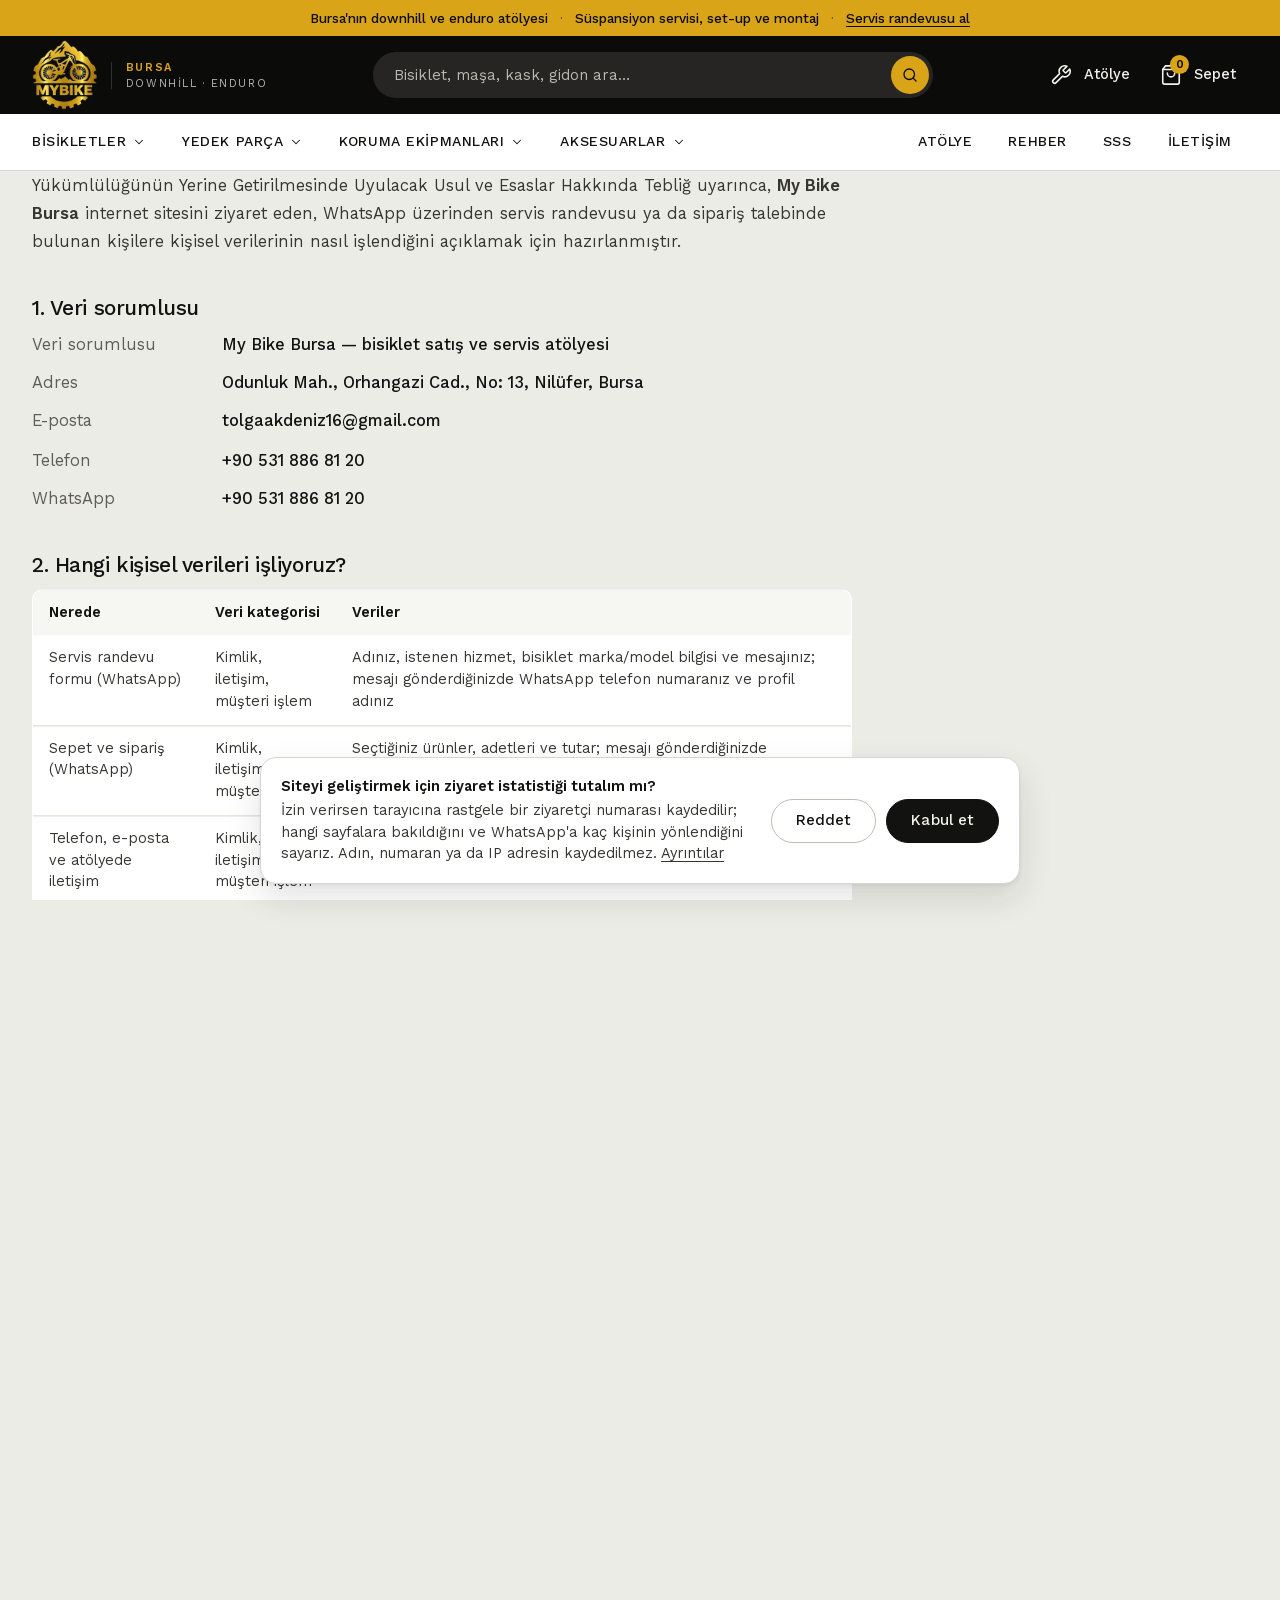
<file: kvkk-aydinlatma.html>
<!doctype html>
<html lang="tr">
<head>
  <meta charset="utf-8">
  <meta name="viewport" content="width=device-width, initial-scale=1">
  <meta http-equiv="Content-Security-Policy" content="default-src 'self'; script-src 'self'; style-src 'self' 'unsafe-inline'; img-src 'self' data: blob: https://vzsizdxejrnahdxeeici.supabase.co; font-src 'self'; connect-src 'self' https://vzsizdxejrnahdxeeici.supabase.co wss://vzsizdxejrnahdxeeici.supabase.co; object-src 'none'; base-uri 'self'; form-action 'self'; frame-src 'none'; upgrade-insecure-requests">
  <meta name="referrer" content="strict-origin-when-cross-origin">
  <title>KVKK Aydınlatma Metni | My Bike Bursa</title>
  <meta name="description" content="My Bike Bursa kişisel verilerin işlenmesine ilişkin aydınlatma metni (6698 sayılı KVKK).">
  <meta name="theme-color" content="#0b0b0a">
  <meta property="og:type" content="website">
  <meta property="og:title" content="KVKK Aydınlatma Metni | My Bike Bursa">
  <meta property="og:description" content="My Bike Bursa kişisel verilerin işlenmesine ilişkin aydınlatma metni (6698 sayılı KVKK).">
  <link rel="canonical" href="https://www.mybikestore.com.tr/kvkk-aydinlatma.html">
  <meta property="og:url" content="https://www.mybikestore.com.tr/kvkk-aydinlatma.html">
  <meta property="og:site_name" content="My Bike Bursa">
  <meta property="og:locale" content="tr_TR">
  <meta property="og:image" content="https://www.mybikestore.com.tr/assets/img/logo.jpg">
  <meta name="twitter:card" content="summary_large_image">
  <link rel="icon" href="assets/img/favicon-64.png" type="image/png">
  <link rel="apple-touch-icon" href="assets/img/apple-touch-icon.png">
  <link rel="preconnect" href="https://vzsizdxejrnahdxeeici.supabase.co" crossorigin>
  <link rel="stylesheet" href="assets/css/fonts.css?v=202611221930">
  <link rel="stylesheet" href="assets/css/style.css?v=202611221930">
</head>
<body data-page="legal">
  <a class="skip-link" href="#icerik">İçeriğe geç</a>
  <div id="site-header"></div>

  <div id="smooth-wrapper">
    <div id="smooth-content">
      <main id="icerik">
        <div class="wrap">
          <nav class="crumbs" aria-label="Konum"><a href="index.html">Ana sayfa</a><span aria-hidden="true">/</span><span aria-current="page">KVKK Aydınlatma Metni</span></nav>

          <article class="legal">
            <h1>Kişisel Verilerin İşlenmesine İlişkin Aydınlatma Metni</h1>
            <p class="legal-meta">Son güncelleme: 22 Kasım 2026</p>

            <!-- Veri sorumlusu ve iletişim bilgileri assets/js/app.js içindeki CONTACT ayarından otomatik doldurulur. -->

            <p>Bu metin, 6698 sayılı Kişisel Verilerin Korunması Kanunu (“KVKK”) 10. maddesi ve Aydınlatma Yükümlülüğünün Yerine Getirilmesinde Uyulacak Usul ve Esaslar Hakkında Tebliğ uyarınca, <b>My Bike Bursa</b> internet sitesini ziyaret eden, WhatsApp üzerinden servis randevusu ya da sipariş talebinde bulunan kişilere kişisel verilerinin nasıl işlendiğini açıklamak için hazırlanmıştır.</p>

            <h2>1. Veri sorumlusu</h2>
            <dl class="legal-dl">
              <dt>Veri sorumlusu</dt><dd data-c="controller">My Bike Bursa — bisiklet satış ve servis atölyesi</dd>
              <dt>Adres</dt><dd data-c="address">Bursa</dd>
              <div data-c-row="email"><dt>E-posta</dt><dd><a class="link" data-c="email" href="#"></a></dd></div>
              <div data-c-row="phone"><dt>Telefon</dt><dd data-c="phone"></dd></div>
              <div data-c-row="whatsapp"><dt>WhatsApp</dt><dd data-c="whatsapp"></dd></div>
            </dl>

            <h2>2. Hangi kişisel verileri işliyoruz?</h2>
            <div class="legal-table-wrap">
            <table class="specs legal-table">
              <thead><tr><th scope="col">Nerede</th><th scope="col">Veri kategorisi</th><th scope="col">Veriler</th></tr></thead>
              <tbody>
                <tr><td>Servis randevu formu (WhatsApp)</td><td>Kimlik, iletişim, müşteri işlem</td><td>Adınız, istenen hizmet, bisiklet marka/model bilgisi ve mesajınız; mesajı gönderdiğinizde WhatsApp telefon numaranız ve profil adınız</td></tr>
                <tr><td>Sepet ve sipariş (WhatsApp)</td><td>Kimlik, iletişim, müşteri işlem</td><td>Seçtiğiniz ürünler, adetleri ve tutar; mesajı gönderdiğinizde WhatsApp telefon numaranız, profil adınız ve yazışmada paylaştığınız teslimat bilgileri</td></tr>
                <tr><td>Telefon, e-posta ve atölyede iletişim</td><td>Kimlik, iletişim, müşteri işlem</td><td>Bize yazdığınız ya da söylediğiniz bilgiler</td></tr>
                <tr><td>Ziyaret istatistiği (yalnızca çerez onayı verirseniz)</td><td>Müşteri işlem (site kullanım verisi)</td><td>Tarayıcınızda oluşturulan rastgele ziyaretçi ve oturum numarası; görüntülediğiniz sayfa ve ürün, sepete ürün ekleme ve WhatsApp düğmesine basma olayları ile bunların zamanı. Adınız, telefon numaranız, IP adresiniz, formlara yazdıklarınız ve WhatsApp mesajınızın metni bu kayda eklenmez.</td></tr>
                <tr><td>Siteyi ziyaret</td><td>İşlem güvenliği</td><td>IP adresi, tarayıcı bilgisi ve erişim zamanı (barındırma ve altyapı hizmet sağlayıcılarının sunucu kayıtlarında)</td></tr>
              </tbody>
            </table>
            </div>
            <p>Sitemiz özel nitelikli kişisel veri (sağlık, biyometrik veri vb.) toplamaz. Lütfen formlara bu tür bilgileri yazmayınız.</p>

            <h2>3. Hangi amaçlarla ve hangi hukuki sebeplere dayanarak işliyoruz?</h2>
            <ul class="legal-list">
              <li><b>Servis randevusu ve sipariş talebinizi almak, size dönüş yapmak, ürün ve hizmeti sunmak:</b> KVKK m. 5/2-c (bir sözleşmenin kurulması veya ifasıyla doğrudan ilgili olması).</li>
              <li><b>Fatura, muhasebe ve yasal saklama yükümlülükleri:</b> KVKK m. 5/2-ç (veri sorumlusunun hukuki yükümlülüğünü yerine getirmesi).</li>
              <li><b>Sitenin güvenli ve kesintisiz çalışması, kötüye kullanımın önlenmesi:</b> KVKK m. 5/2-f (temel hak ve özgürlüklerinize zarar vermemek kaydıyla meşru menfaatimiz).</li>
              <li><b>Sitenin nasıl kullanıldığını ölçmek (kaç kişinin ziyaret ettiği, hangi ürünlere bakıldığı, kaç kişinin sepet oluşturduğu ya da WhatsApp'a yöneldiği) ve siteyi buna göre geliştirmek:</b> KVKK m. 5/1 (açık rızanız). Sitede çıkan çerez bandında “Kabul et”i seçmezseniz bu işleme yapılmaz.</li>
              <li><b>Olası uyuşmazlıklarda hakların korunması:</b> KVKK m. 5/2-e (bir hakkın tesisi, kullanılması veya korunması).</li>
            </ul>
            <p>Verilerinizi reklam, pazarlama ya da profil çıkarma amacıyla kullanmıyoruz. Bu amaçlarla bir işlem yapmamız gerekirse önce açık rızanızı alırız.</p>

            <h2>4. Verileri nasıl topluyoruz?</h2>
            <p>Sitemiz müşterilerine ait kişisel verileri hiçbir sunucuda ya da veritabanında <b>kaydetmez</b>. Randevu formu ve sepet, yazdığınız bilgileri yalnızca kendi cihazınızda bir WhatsApp mesajı taslağına dönüştürür. “WhatsApp ile randevu iste” ya da “WhatsApp ile sipariş ver” düğmesine bastığınızda WhatsApp uygulamanız bu mesajla açılır; mesaj, ancak siz gönder düğmesine bastığınızda WhatsApp üzerinden işletmemize ulaşır. Telefonla, e-postayla ya da atölyemizde yüz yüze ilettiğiniz bilgiler de bu metin kapsamındadır. Veriler otomatik olmayan yollarla, WhatsApp ve diğer iletişim kanalları aracılığıyla elektronik ortamda toplanır.</p>
            <p>Sitedeki ürün listesi bir veritabanı hizmetinden (Supabase) okunur; bu veritabanında ürün bilgileri ve site yöneticilerinin giriş hesapları bulunur; müşteri bilgisi tutulmaz.</p>
            <p>Çerez bandında “Kabul et”i seçerseniz, siteyi gezerken tarayıcınızdaki rastgele ziyaretçi numarasıyla birlikte hangi sayfaya baktığınız, sepete ürün eklediğiniz ve WhatsApp düğmesine bastığınız bilgisi otomatik yollarla aynı veritabanına kaydedilir. Bu kayıt sizi adınızla ya da telefon numaranızla eşleştirmez ve yalnızca toplu istatistik olarak (ör. “bu ay 120 ziyaretçi, %8'i WhatsApp'a yöneldi”) görüntülenir. Onayınızı istediğiniz zaman sitenin altındaki <b>Çerez tercihleri</b> bağlantısından geri alabilirsiniz; geri aldığınızda tarayıcınızdaki ziyaretçi numarası silinir ve yeni kayıt yapılmaz.</p>

            <h2>5. Verileri kimlere aktarıyoruz?</h2>
            <ul class="legal-list">
              <li><b>Kanunen yetkili kamu kurum ve kuruluşları</b> ile mahkemeler: hukuki yükümlülük ve talep halinde.</li>
              <li><b>Mali müşavir / muhasebe hizmeti:</b> fatura ve yasal kayıtlar için.</li>
              <li><b>Kargo firması:</b> yalnızca kargo ile teslimat istediğinizde, teslimat için gerekli bilgiler.</li>
              <li><b>WhatsApp (Meta):</b> sipariş ve randevu yazışmaları, sizin başlattığınız WhatsApp mesajları üzerinden yürür. WhatsApp mesajları uçtan uca şifrelidir; ancak hizmet yurt dışında bulunan bir şirket tarafından sağlanır ve telefon numaranız gibi hesap bilgileri bu şirketin sistemlerinde işlenir.</li>
              <li><b>Siteyi çalıştıran teknik hizmet sağlayıcılar:</b> sitenin barındırılması (GitHub Pages) ve ürün listesinin sunulması (Supabase). Sitede kullanılan yazı tipi ve kod kütüphaneleri sitemizin kendi dosyalarından yüklenir; bunlar için üçüncü bir tarafa istek gönderilmez. Çerez onayı verdiyseniz ziyaret istatistiği kayıtları da Supabase'in sunucularında saklanır. Bu sağlayıcılara müşteri bilgisi aktarılmaz; siteyi ziyaret ettiğinizde IP adresiniz ve tarayıcı bilginiz teknik olarak bu sunuculara iletilir. Sunucular yurt dışında bulunabilir.</li>
            </ul>
            <p>WhatsApp ile iletişim sizin tercihinizdir; WhatsApp kullanmak istemezseniz siparişinizi ve randevu talebinizi telefonla ya da atölyemize gelerek de iletebilirsiniz. </p>
            <h3 class="legal-h3">Yurt dışına aktarımın hukuki dayanağı</h3>
            <p><b>WhatsApp yazışmaları:</b> WhatsApp ile iletişimi kendi isteğinizle başlattığınızda, yazışmaya konu verileriniz WhatsApp hizmetinin yurt dışındaki altyapısında işlenir. Bu aktarım düzenli ve sürekli nitelikte değildir; sizin talebiniz üzerine sipariş ya da servis sözleşmesinden önce gerekli işlemlerin yapılması ve sözleşmenin ifası için gerçekleşen <b>arızi</b> bir aktarımdır ve KVKK m. 9/6-(b) hükmüne dayanır. WhatsApp yerine telefonla ya da atölyemize gelerek iletişim kurmayı seçerseniz yurt dışına herhangi bir aktarım yapılmaz.</p>
            <p><b>Sitenin çalışması için gereken teknik bilgiler:</b> Siteyi açtığınızda IP adresiniz ve tarayıcı bilginiz, sayfaların ve ürün listesinin size gösterilebilmesi için barındırma (GitHub Pages) ve veritabanı (Supabase) hizmet sağlayıcılarının yurt dışındaki sunucularına teknik olarak iletilir. Bu bilgiler sağlayıcılar tarafından yalnızca hizmetin sunulması ve güvenliği amacıyla, kısa süreli sunucu kayıtları şeklinde işlenir; kimliğinizi belirleyecek başka bir bilgiyle birleştirilmez ve tarafımızca ayrıca kaydedilmez. Bu aktarım, sitenin sizin isteğiniz üzerine görüntülenebilmesi için zorunlu olan, düzenli olmayan ve arızi nitelikteki bir aktarım olarak KVKK m. 9/6 kapsamında gerçekleşir. Sağlayıcıların veri işleme ve güvenlik koşulları kendi gizlilik politikalarında yer alır.</p>
            <p><b>Ziyaret istatistiği:</b> Çerez onayı verdiğinizde oluşan istatistik kayıtları, veritabanı hizmet sağlayıcımız Supabase'in yurt dışındaki sunucularında saklanır. Bu kayıtlar adınızı, telefon numaranızı ya da IP adresinizi içermez; yalnızca tarayıcınızda üretilen rastgele bir numarayla ilişkilidir. Onay vermezseniz ya da onayınızı geri alırsanız bu kapsamda hiçbir veri aktarılmaz.</p>

            <h2>6. Ne kadar süre saklıyoruz?</h2>
            <ul class="legal-list">
              <li>WhatsApp ve diğer kanallardaki randevu ve sipariş yazışmaları: talebin sonuçlanmasından itibaren 2 yıl; bu süre sonunda işletme telefonundaki yazışmalar silinir.</li>
              <li>Ziyaret istatistiği kayıtları: kayıt tarihinden itibaren en fazla 13 ay; sonra otomatik olarak silinir. Tarayıcınızdaki ziyaretçi numarası, onayınızı geri aldığınızda ya da tarayıcı verilerini sildiğinizde silinir.</li>
              <li>Satışa ilişkin fatura ve muhasebe kayıtları: Vergi Usul Kanunu ve Türk Ticaret Kanunu uyarınca 10 yıl.</li>
              <li>Süre dolduğunda veriler silinir, yok edilir ya da anonim hale getirilir.</li>
            </ul>

            <h2>7. KVKK 11. madde kapsamındaki haklarınız</h2>
            <p>Bize başvurarak kişisel verilerinizle ilgili olarak:</p>
            <ul class="legal-list">
              <li>işlenip işlenmediğini öğrenme, işlenmişse bilgi talep etme,</li>
              <li>işlenme amacını ve amacına uygun kullanılıp kullanılmadığını öğrenme,</li>
              <li>yurt içinde veya yurt dışında aktarıldığı üçüncü kişileri bilme,</li>
              <li>eksik veya yanlış işlenmişse düzeltilmesini isteme,</li>
              <li>KVKK m. 7’deki şartlar çerçevesinde silinmesini veya yok edilmesini isteme,</li>
              <li>düzeltme, silme ve yok etme işlemlerinin aktarıldığı üçüncü kişilere bildirilmesini isteme,</li>
              <li>münhasıran otomatik sistemlerle analiz edilmesi sonucu aleyhinize bir sonuç çıkmasına itiraz etme,</li>
              <li>kanuna aykırı işleme nedeniyle zarara uğramanız halinde zararın giderilmesini talep etme</li>
            </ul>
            <p>haklarına sahipsiniz.</p>

            <h2>8. Nasıl başvurabilirsiniz?</h2>
            <p>Başvurunuzu, Veri Sorumlusuna Başvuru Usul ve Esasları Hakkında Tebliğ’e uygun olarak; kimliğinizi doğrulayan bilgilerle birlikte yazılı olarak atölyemize (<span data-c="address">Bursa</span>) elden teslim edebilir ya da iadeli taahhütlü posta ile gönderebilir; güvenli elektronik imza veya mobil imza ile ya da daha önce bize bildirdiğiniz ve sistemimizde kayıtlı e-posta adresinizden <span data-c="email-text">iletişim e-posta adresimize</span> iletebilirsiniz. Başvurunuz en geç 30 gün içinde ücretsiz olarak sonuçlandırılır; işlemin ayrıca bir maliyet gerektirmesi halinde Kişisel Verileri Koruma Kurulu’nca belirlenen tarife uygulanabilir.</p>

            <p class="legal-meta">İlgili metin: <a class="link" href="gizlilik-cerez.html">Gizlilik ve Çerez Politikası</a></p>
          </article>
        </div>
      </main>
      <div id="site-footer"></div>
    </div>
  </div>

  <script src="assets/vendor/supabase.min.js"></script>
  <script src="assets/js/config.js?v=202611221930"></script>
  <script src="assets/js/data.js?v=202611221930"></script>
  <script src="assets/js/store.js?v=202611221930"></script>
  <script src="assets/js/app.js?v=202611221930"></script>
  <script src="assets/js/analytics.js?v=202611221930"></script>
  <script src="assets/vendor/gsap.min.js"></script>
  <script src="assets/vendor/ScrollTrigger.min.js"></script>
  <script src="assets/vendor/ScrollSmoother.min.js"></script>
  <script src="assets/js/motion.js?v=202611221930"></script>
</body>
</html>
</file>
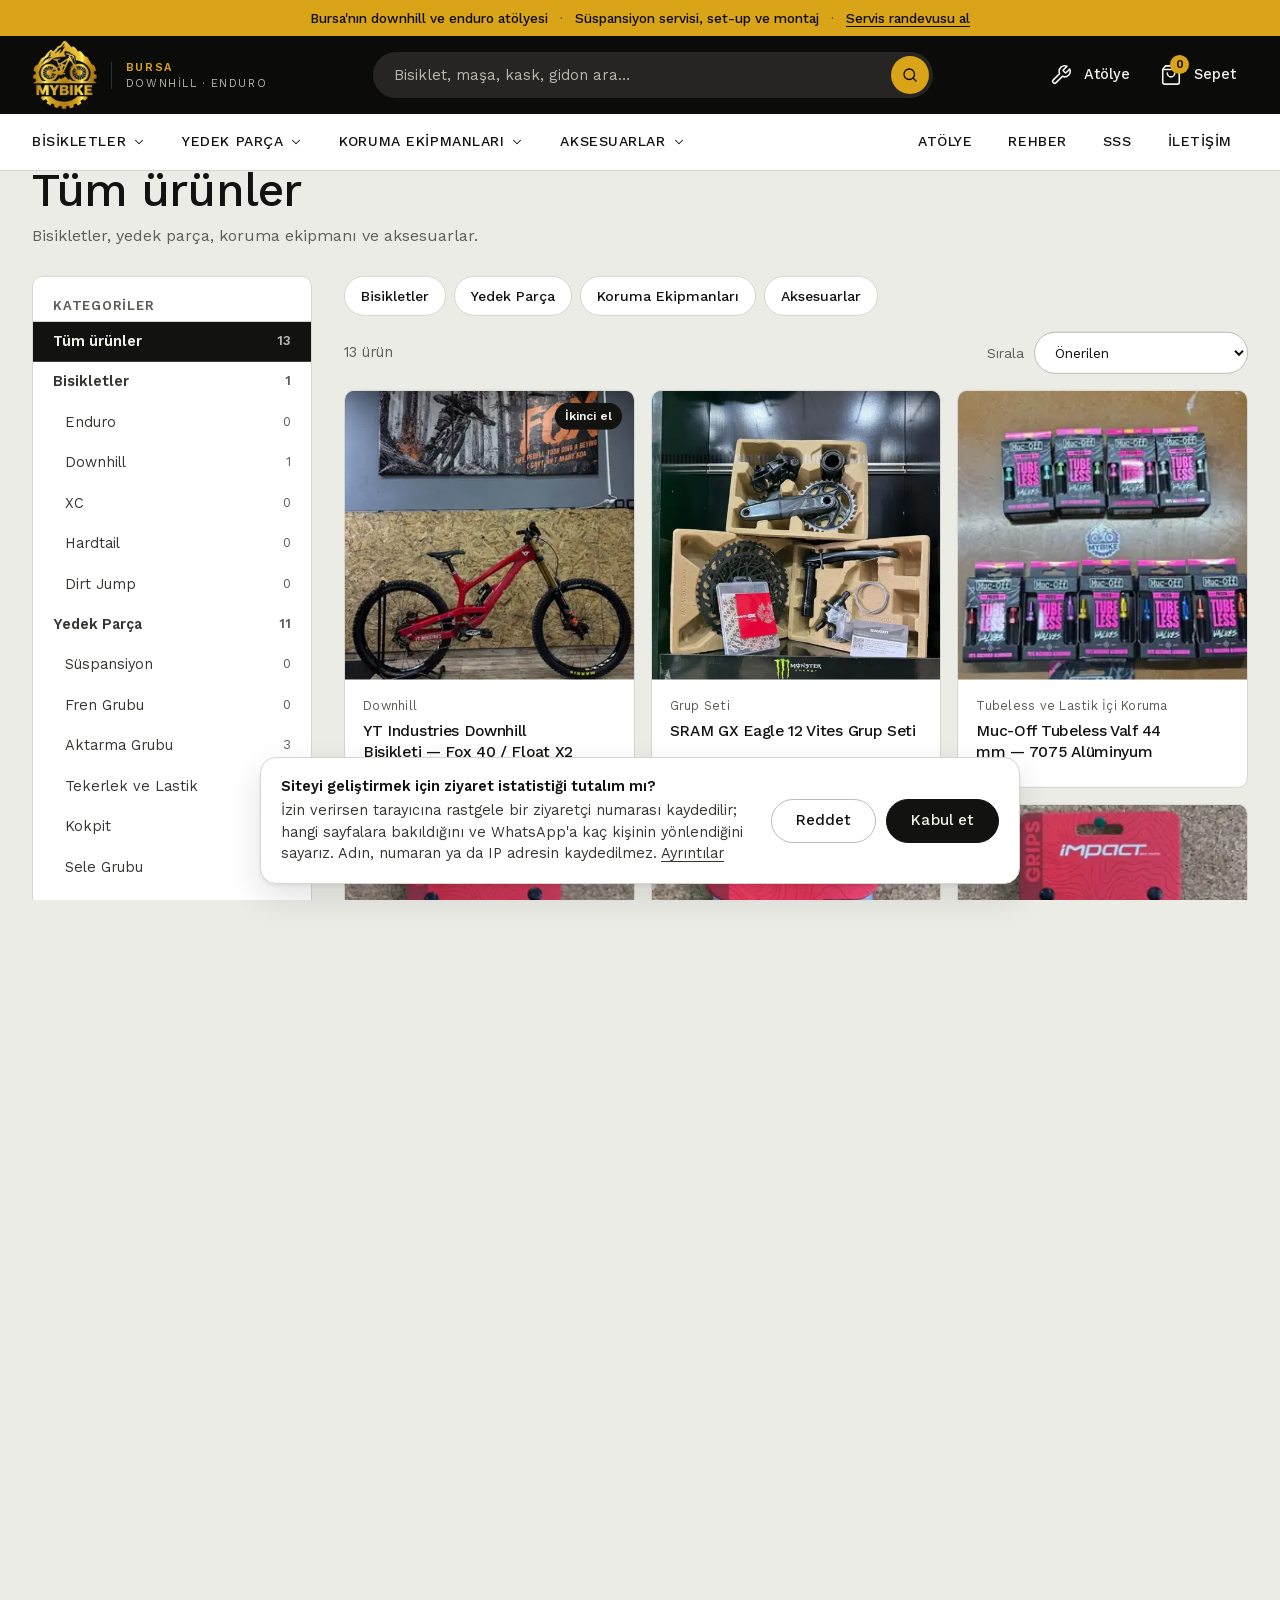
<file: magaza.html>
<!doctype html>
<html lang="tr" data-type="place">
<head>
  <meta charset="utf-8">
  <meta name="viewport" content="width=device-width, initial-scale=1">
  <meta http-equiv="Content-Security-Policy" content="default-src 'self'; script-src 'self'; style-src 'self' 'unsafe-inline'; img-src 'self' data: blob: https://vzsizdxejrnahdxeeici.supabase.co; font-src 'self'; connect-src 'self' https://vzsizdxejrnahdxeeici.supabase.co wss://vzsizdxejrnahdxeeici.supabase.co; object-src 'none'; base-uri 'self'; form-action 'self'; frame-src 'none'; upgrade-insecure-requests">
  <meta name="referrer" content="strict-origin-when-cross-origin">
  <title>Mağaza | My Bike Bursa</title>
  <meta name="description" content="Enduro, downhill, XC, hardtail ve dirt jump bisikletler; yedek parça, koruma ekipmanı ve aksesuarlar. My Bike Bursa mağazası.">
  <meta name="page-type" content="place">
  <meta name="site-kind" content="other">
  <meta name="page-kind" content="place">
  <meta name="theme-color" content="#0b0b0a">
  <meta property="og:type" content="website">
  <meta property="og:title" content="Mağaza | My Bike Bursa">
  <meta property="og:description" content="Downhill ve enduro bisikletler, yedek parça, koruma ekipmanı ve aksesuarlar.">
  <link rel="canonical" href="https://www.mybikestore.com.tr/magaza.html">
  <meta property="og:url" content="https://www.mybikestore.com.tr/magaza.html">
  <meta property="og:site_name" content="My Bike Bursa">
  <meta property="og:locale" content="tr_TR">
  <meta property="og:image" content="https://www.mybikestore.com.tr/assets/img/logo.jpg">
  <meta name="twitter:card" content="summary_large_image">
  <link rel="icon" href="assets/img/favicon-64.png" type="image/png">
  <link rel="apple-touch-icon" href="assets/img/apple-touch-icon.png">
    <link rel="preconnect" href="https://vzsizdxejrnahdxeeici.supabase.co" crossorigin>
  <link rel="stylesheet" href="assets/css/fonts.css?v=202611221930">
  <link rel="stylesheet" href="assets/css/style.css?v=202611221930">
</head>
<body data-page="shop">
  <a class="skip-link" href="#icerik">İçeriğe geç</a>
  <div id="site-header"></div>

  <div id="smooth-wrapper">
    <div id="smooth-content">
      <main id="icerik">
        <div class="wrap">
          <nav class="crumbs" aria-label="Konum" data-crumbs><a href="index.html">Ana sayfa</a><span aria-hidden="true">/</span><a href="magaza.html">Mağaza</a></nav>
          <div class="page-title" data-title><div><h1>Tüm ürünler</h1><p>Bisikletler, yedek parça, koruma ekipmanı ve aksesuarlar.</p></div>
            <button class="btn btn--ghost filter-toggle" type="button" aria-expanded="false" aria-controls="filters"><svg viewBox="0 0 24 24" fill="none" stroke="currentColor" stroke-width="1.75" stroke-linecap="round" stroke-linejoin="round" aria-hidden="true"><path d="M4 21v-7M4 10V3M12 21v-9M12 8V3M20 21v-5M20 12V3M2 14h4M10 8h4M18 16h4"></path></svg> Kategoriler ve filtre</button></div>

          <div class="shop">
            <aside class="filters" id="filters" aria-label="Kategoriler ve filtreler"></aside>
            <div>
              <div class="chips" data-chips></div>
              <div class="toolbar">
                <span class="count" data-count aria-live="polite"></span>
                <label class="sort" for="sirala">Sırala
                  <select id="sirala">
                    <option value="onerilen">Önerilen</option>
                    <option value="yeni">Yeni gelenler</option>
                    <option value="artan">Fiyat: düşükten yükseğe</option>
                    <option value="azalan">Fiyat: yüksekten düşüğe</option>
                  </select>
                </label>
              </div>
              <h2 class="sr-only">Ürünler</h2>
              <div class="p-grid p-grid--3" data-grid></div>
            </div>
          </div>
        </div>
      </main>
      <div id="site-footer"></div>
    </div>
  </div>

  <script src="assets/vendor/supabase.min.js"></script>
  <script src="assets/js/config.js?v=202611221930"></script>
  <script src="assets/js/data.js?v=202611221930"></script>
  <script src="assets/js/store.js?v=202611221930"></script>
  <script src="assets/js/app.js?v=202611221930"></script>
  <script src="assets/js/analytics.js?v=202611221930"></script>
  <script src="assets/vendor/gsap.min.js"></script>
  <script src="assets/vendor/ScrollTrigger.min.js"></script>
  <script src="assets/vendor/ScrollSmoother.min.js"></script>
  <script src="assets/js/motion.js?v=202611221930"></script>
</body>
</html>
</file>
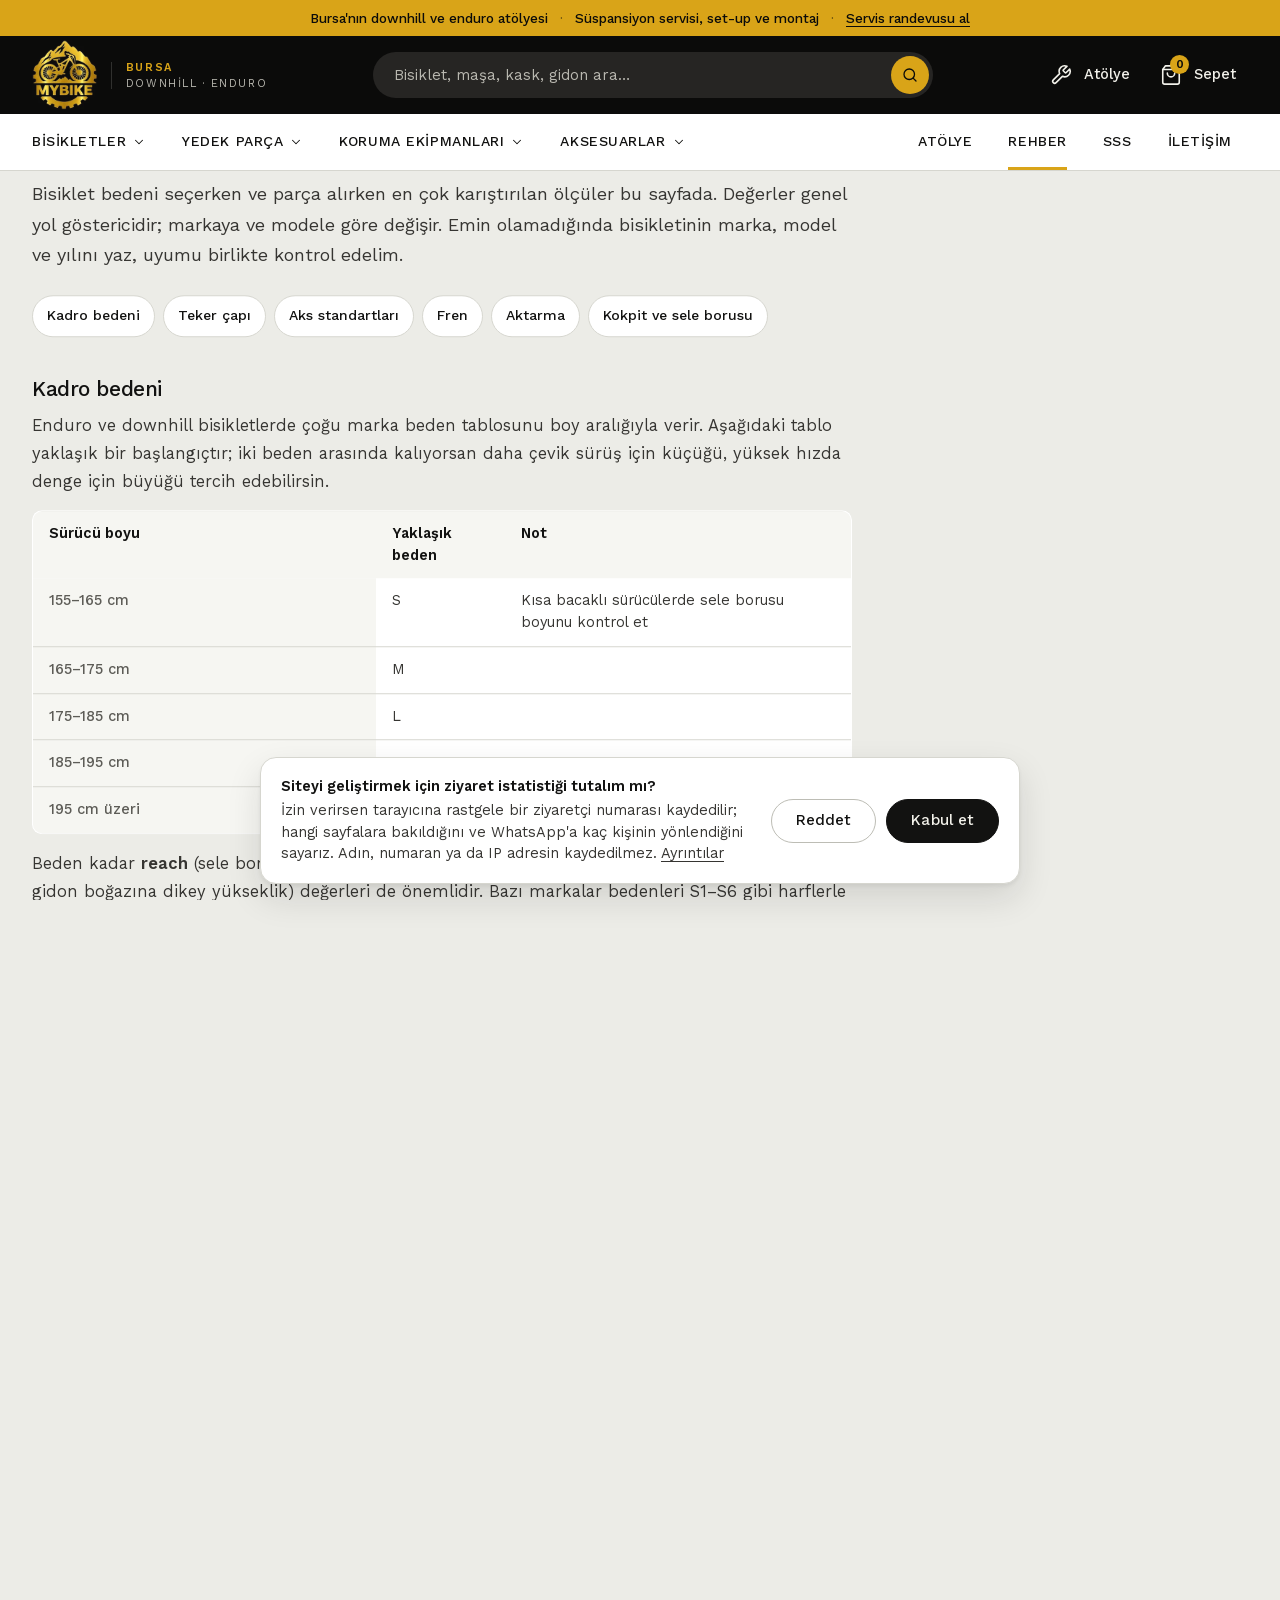
<file: rehber.html>
<!doctype html>
<html lang="tr">
<head>
  <meta charset="utf-8">
  <meta name="viewport" content="width=device-width, initial-scale=1">
  <meta http-equiv="Content-Security-Policy" content="default-src 'self'; script-src 'self'; style-src 'self' 'unsafe-inline'; img-src 'self' data: blob: https://vzsizdxejrnahdxeeici.supabase.co; font-src 'self'; connect-src 'self' https://vzsizdxejrnahdxeeici.supabase.co wss://vzsizdxejrnahdxeeici.supabase.co; object-src 'none'; base-uri 'self'; form-action 'self'; frame-src 'none'; upgrade-insecure-requests">
  <meta name="referrer" content="strict-origin-when-cross-origin">
  <title>Beden ve Uyumluluk Rehberi | My Bike Bursa</title>
  <meta name="description" content="Bisiklet beden tablosu, teker çapı, aks standartları, fren, aktarma ve kokpit ölçüleri. Parça alırken uyumluluğu kontrol etmek için rehber.">
  <meta name="theme-color" content="#0b0b0a">
  <meta property="og:type" content="website">
  <meta property="og:title" content="Beden ve Uyumluluk Rehberi | My Bike Bursa">
  <meta property="og:description" content="Bisiklet beden tablosu, teker çapı, aks standartları, fren, aktarma ve kokpit ölçüleri. Parça alırken uyumluluğu kontrol etmek için rehber.">
  <link rel="canonical" href="https://www.mybikestore.com.tr/rehber.html">
  <meta property="og:url" content="https://www.mybikestore.com.tr/rehber.html">
  <meta property="og:site_name" content="My Bike Bursa">
  <meta property="og:locale" content="tr_TR">
  <meta property="og:image" content="https://www.mybikestore.com.tr/assets/img/logo.jpg">
  <meta name="twitter:card" content="summary_large_image">
  <link rel="icon" href="assets/img/favicon-64.png" type="image/png">
  <link rel="apple-touch-icon" href="assets/img/apple-touch-icon.png">
  <link rel="preconnect" href="https://vzsizdxejrnahdxeeici.supabase.co" crossorigin>
  <link rel="stylesheet" href="assets/css/fonts.css?v=202611221930">
  <link rel="stylesheet" href="assets/css/style.css?v=202611221930">
</head>
<body data-page="info">
  <a class="skip-link" href="#icerik">İçeriğe geç</a>
  <div id="site-header"></div>

  <div id="smooth-wrapper">
    <div id="smooth-content">
      <main id="icerik">
        <div class="wrap">
          <nav class="crumbs" aria-label="Konum"><a href="index.html">Ana sayfa</a><span aria-hidden="true">/</span><span aria-current="page">Beden ve uyumluluk rehberi</span></nav>
          <article class="legal doc">
            <h1>Beden ve uyumluluk rehberi</h1>
            <p class="lead-p">Bisiklet bedeni seçerken ve parça alırken en çok karıştırılan ölçüler bu sayfada. Değerler genel yol göstericidir; markaya ve modele göre değişir. Emin olamadığında bisikletinin marka, model ve yılını yaz, uyumu birlikte kontrol edelim.</p>
            <nav class="toc" aria-label="Bu sayfada">
              <a href="#beden">Kadro bedeni</a><a href="#teker">Teker çapı</a><a href="#aks">Aks standartları</a><a href="#fren">Fren</a><a href="#aktarma">Aktarma</a><a href="#kokpit">Kokpit ve sele borusu</a>
            </nav>

            <h2 id="beden">Kadro bedeni</h2>
            <p>Enduro ve downhill bisikletlerde çoğu marka beden tablosunu boy aralığıyla verir. Aşağıdaki tablo yaklaşık bir başlangıçtır; iki beden arasında kalıyorsan daha çevik sürüş için küçüğü, yüksek hızda denge için büyüğü tercih edebilirsin.</p>
            <div class="legal-table-wrap"><table class="specs legal-table"><thead><tr><th scope="col">Sürücü boyu</th><th scope="col">Yaklaşık beden</th><th scope="col">Not</th></tr></thead><tbody><tr><th scope="row">155–165 cm</th><td>S</td><td>Kısa bacaklı sürücülerde sele borusu boyunu kontrol et</td></tr><tr><th scope="row">165–175 cm</th><td>M</td><td></td></tr><tr><th scope="row">175–185 cm</th><td>L</td><td></td></tr><tr><th scope="row">185–195 cm</th><td>XL</td><td></td></tr><tr><th scope="row">195 cm üzeri</th><td>XXL</td><td>Her markada bulunmaz</td></tr></tbody></table></div>
            <p>Beden kadar <b>reach</b> (sele borusu ile gidon boğazı arasındaki yatay mesafe) ve <b>stack</b> (orta göbekten gidon boğazına dikey yükseklik) değerleri de önemlidir. Bazı markalar bedenleri S1–S6 gibi harflerle değil, bu ölçülerle sıralar.</p>

            <h2 id="teker">Teker çapı</h2>
            <div class="legal-table-wrap"><table class="specs legal-table"><thead><tr><th scope="col">Çap</th><th scope="col">Nerede kullanılır</th><th scope="col">Karakter</th></tr></thead><tbody><tr><th scope="row">29″</th><td>Enduro, trail, XC, yeni downhill</td><td>Engelin üstünden kolay geçer, hızını korur</td></tr><tr><th scope="row">27.5″ (650b)</th><td>Enduro, downhill, küçük bedenler</td><td>Daha çevik, viraja kolay girer</td></tr><tr><th scope="row">Mullet (29 / 27.5)</th><td>Enduro ve downhill</td><td>Önde 29″ denge, arkada 27.5″ çeviklik</td></tr><tr><th scope="row">26″</th><td>Dirt jump, pump track</td><td>Sağlam ve oyuncu</td></tr></tbody></table></div>
            <p>Teker değiştirirken kadronun ve maşanın o çapa ve lastik genişliğine uygun olması gerekir. Lastik ile jant iç genişliği de birlikte düşünülür: 2.3–2.6" lastiklerde 30–35 mm iç genişlik yaygındır.</p>

            <h2 id="aks">Aks standartları</h2>
            <p>Göbek, jant seti ya da maşa alırken bisikletin aks ölçüsü birebir tutmalıdır.</p>
            <div class="legal-table-wrap"><table class="specs legal-table"><thead><tr><th scope="col">Konum</th><th scope="col">Ölçü</th><th scope="col">Nerede görülür</th></tr></thead><tbody><tr><th scope="row">Ön</th><td>15 × 110 mm (Boost)</td><td>Güncel enduro ve trail maşaları</td></tr><tr><th scope="row">Ön</th><td>20 × 110 mm</td><td>Downhill maşaları, bazı enduro maşaları</td></tr><tr><th scope="row">Ön</th><td>15 × 100 mm / QR 9 × 100 mm</td><td>Eski ya da giriş seviyesi bisikletler</td></tr><tr><th scope="row">Arka</th><td>12 × 148 mm (Boost)</td><td>Güncel enduro, trail ve XC kadroları</td></tr><tr><th scope="row">Arka</th><td>12 × 157 mm</td><td>Downhill kadroları</td></tr><tr><th scope="row">Arka</th><td>12 × 142 mm / QR 10 × 135 mm</td><td>Eski kadrolar</td></tr></tbody></table></div>

            <h2 id="fren">Fren</h2>
            <ul class="legal-list">
              <li><b>Disk çapı:</b> enduro ve downhillde önde 200–220 mm, arkada 180–203 mm yaygındır. Daha büyük disk için maşa ve kadronun izin verdiği en büyük çapı kontrol et; doğru <b>adaptör</b> gerekir.</li>
              <li><b>Bağlantı tipi:</b> dağ bisikletlerinde çoğunlukla <b>post mount</b>, XC ve gravelde <b>flat mount</b> kullanılır.</li>
              <li><b>Fren yağı:</b> markaya göre <b>DOT</b> (örneğin SRAM, Hope) ya da <b>mineral yağ</b> (örneğin Shimano, Magura) kullanılır. İkisi asla karıştırılmaz; yanlış yağ contalara zarar verir.</li>
              <li><b>Disk bağlantısı:</b> göbeğe göre <b>6 cıvata</b> ya da <b>Center Lock</b>. Adaptörle birbirine çevrilebilir.</li>
            </ul>

            <h2 id="aktarma">Aktarma</h2>
            <ul class="legal-list">
              <li><b>Kaset gövdesi:</b> SRAM 12 vites kasetler <b>XD</b>, Shimano 12 vites kasetler <b>Micro Spline</b>, eski 8–11 vites kasetler <b>HG</b> gövde ister. Kaset değişince arka göbek gövdesi de değişebilir.</li>
              <li><b>Vites sayısı:</b> kaset, zincir, vites kolu ve arka aktarıcı aynı vites sayısında olmalıdır.</li>
              <li><b>SRAM Transmission:</b> askısız takılan bu aktarıcılar <b>UDH</b> uyumlu kadro ister.</li>
              <li><b>Orta göbek:</b> en yaygın tipler dişli <b>BSA 73 mm</b> ve press-fit <b>PF92</b>. Krank milinin çapı da göbekle uyumlu olmalıdır.</li>
            </ul>

            <h2 id="kokpit">Kokpit ve sele borusu</h2>
            <div class="legal-table-wrap"><table class="specs legal-table"><thead><tr><th scope="col">Parça</th><th scope="col">Kontrol edilecek ölçü</th></tr></thead><tbody><tr><th scope="row">Gidon / gidon boğazı</th><td>Kelepçe çapı: 31.8 mm ya da 35 mm; ikisi aynı olmalı</td></tr><tr><th scope="row">Gidon boğazı / maşa</th><td>Maşa boğazı: güncel bisikletlerde konik (1 1/8″ – 1.5″)</td></tr><tr><th scope="row">Sele borusu</th><td>Çap: 30.9, 31.6 ya da 34.9 mm; kadroya yazılıdır</td></tr><tr><th scope="row">Teleskopik sele borusu</th><td>Strok (ör. 170 mm) ve kadroya ne kadar girebildiği</td></tr></tbody></table></div>

            <div class="doc-cta">
              <div><h2>Emin değil misin?</h2><p>Bisikletinin marka, model ve yılını yaz; uyumlu parçayı birlikte seçelim. Parçayı atölyede takıp ayarlayabiliriz.</p></div>
              <a class="btn btn--wa" data-wa="Merhaba, bisikletime uygun parça konusunda bilgi almak istiyorum." href="#">WhatsApp'tan sor</a>
            </div>
          </article>
        </div>
      </main>
      <div id="site-footer"></div>
    </div>
  </div>

  <script src="assets/vendor/supabase.min.js"></script>
  <script src="assets/js/config.js?v=202611221930"></script>
  <script src="assets/js/data.js?v=202611221930"></script>
  <script src="assets/js/store.js?v=202611221930"></script>
  <script src="assets/js/app.js?v=202611221930"></script>
  <script src="assets/js/analytics.js?v=202611221930"></script>
  <script src="assets/vendor/gsap.min.js"></script>
  <script src="assets/vendor/ScrollTrigger.min.js"></script>
  <script src="assets/vendor/ScrollSmoother.min.js"></script>
  <script src="assets/js/motion.js?v=202611221930"></script>
</body>
</html>
</file>
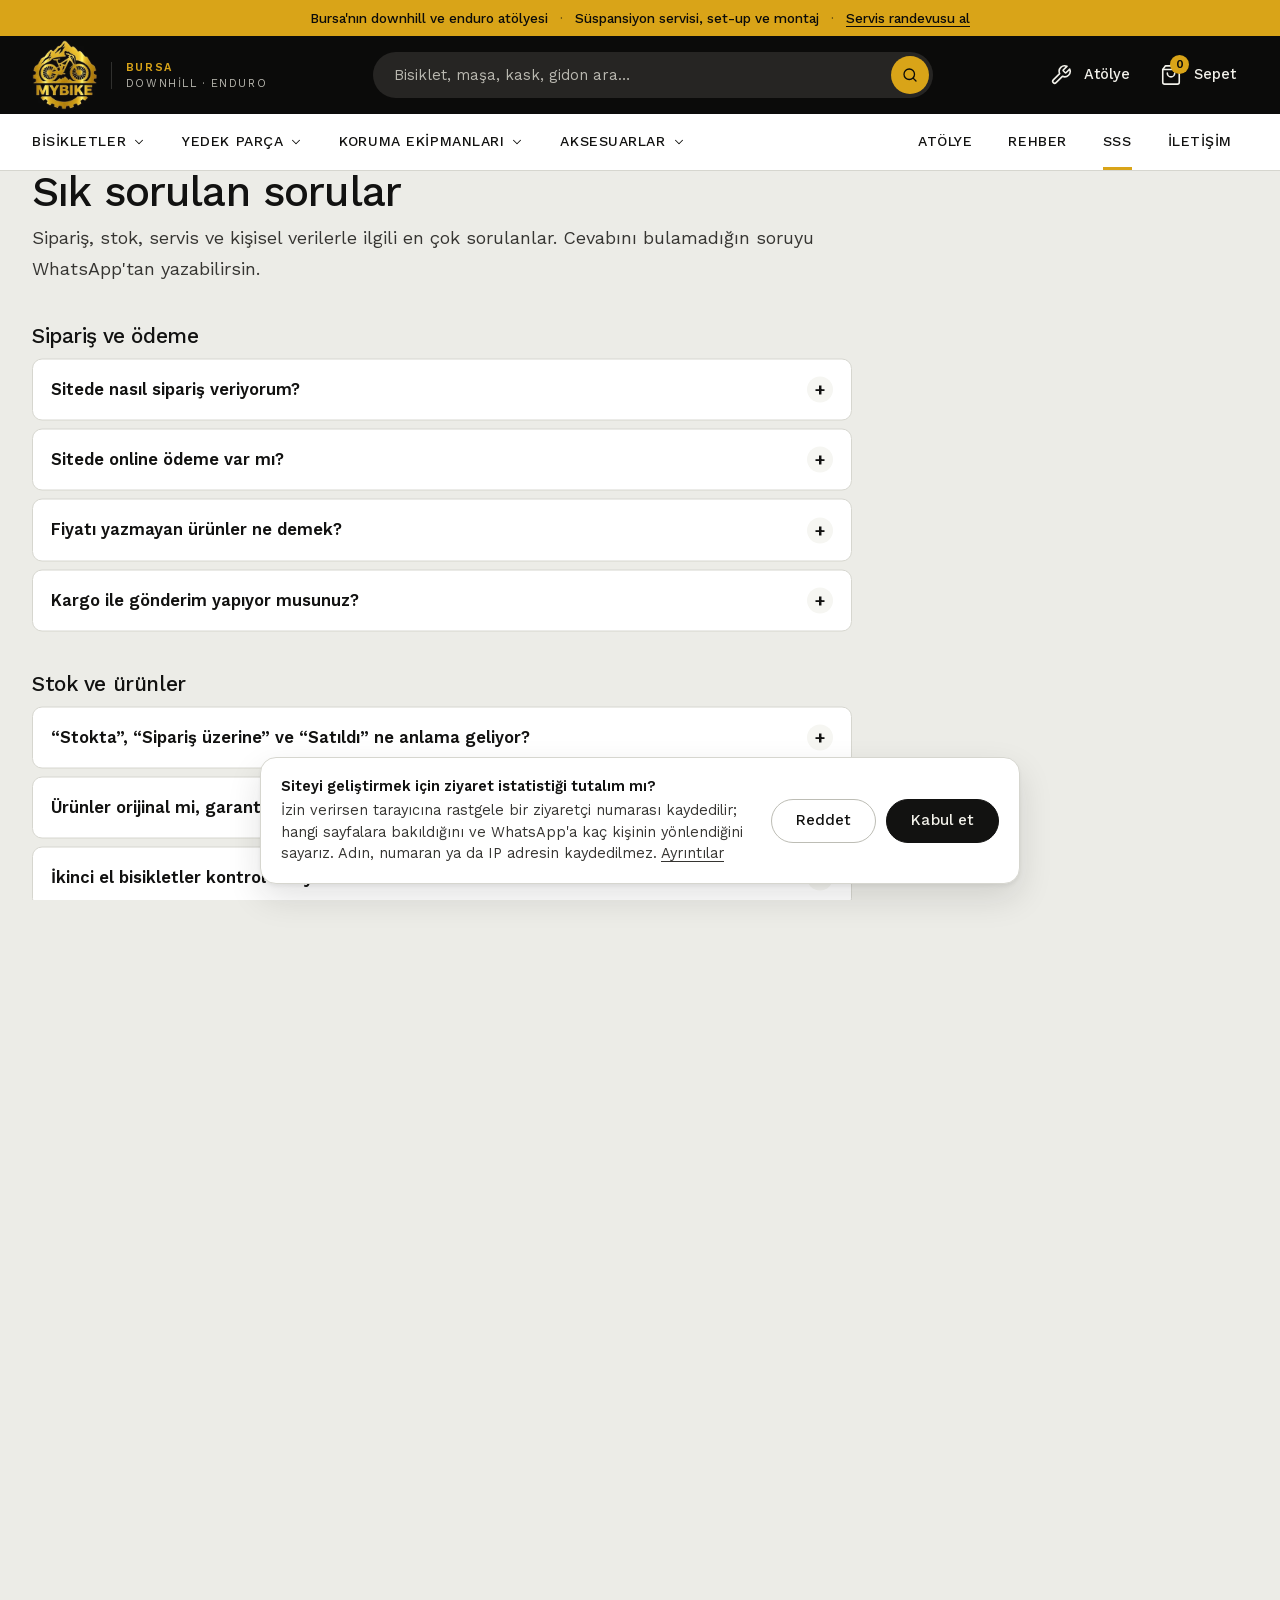
<file: sss.html>
<!doctype html>
<html lang="tr">
<head>
  <meta charset="utf-8">
  <meta name="viewport" content="width=device-width, initial-scale=1">
  <meta http-equiv="Content-Security-Policy" content="default-src 'self'; script-src 'self'; style-src 'self' 'unsafe-inline'; img-src 'self' data: blob: https://vzsizdxejrnahdxeeici.supabase.co; font-src 'self'; connect-src 'self' https://vzsizdxejrnahdxeeici.supabase.co wss://vzsizdxejrnahdxeeici.supabase.co; object-src 'none'; base-uri 'self'; form-action 'self'; frame-src 'none'; upgrade-insecure-requests">
  <meta name="referrer" content="strict-origin-when-cross-origin">
  <title>Sık Sorulan Sorular | My Bike Bursa</title>
  <meta name="description" content="Sipariş, ödeme, kargo, stok durumu, servis randevusu ve garanti hakkında sık sorulan sorular. My Bike Bursa.">
  <meta name="theme-color" content="#0b0b0a">
  <meta property="og:type" content="website">
  <meta property="og:title" content="Sık Sorulan Sorular | My Bike Bursa">
  <meta property="og:description" content="Sipariş, ödeme, kargo, stok durumu, servis randevusu ve garanti hakkında sık sorulan sorular. My Bike Bursa.">
  <link rel="canonical" href="https://www.mybikestore.com.tr/sss.html">
  <meta property="og:url" content="https://www.mybikestore.com.tr/sss.html">
  <meta property="og:site_name" content="My Bike Bursa">
  <meta property="og:locale" content="tr_TR">
  <meta property="og:image" content="https://www.mybikestore.com.tr/assets/img/logo.jpg">
  <meta name="twitter:card" content="summary_large_image">
  <link rel="icon" href="assets/img/favicon-64.png" type="image/png">
  <link rel="apple-touch-icon" href="assets/img/apple-touch-icon.png">
  <link rel="preconnect" href="https://vzsizdxejrnahdxeeici.supabase.co" crossorigin>
  <link rel="stylesheet" href="assets/css/fonts.css?v=202611221930">
  <link rel="stylesheet" href="assets/css/style.css?v=202611221930">
  <script type="application/ld+json">{"@context": "https://schema.org", "@type": "FAQPage", "mainEntity": [{"@type": "Question", "name": "Sitede nasıl sipariş veriyorum?", "acceptedAnswer": {"@type": "Answer", "text": "Fiyatı görünen ürünleri sepete ekle, sepette “WhatsApp ile sipariş ver”e bas. Sipariş özetin WhatsApp'ta hazır bir mesaj olarak açılır; gönderdiğinde bize ulaşır ve ödeme ile teslimatı oradan konuşuruz."}}, {"@type": "Question", "name": "Sitede online ödeme var mı?", "acceptedAnswer": {"@type": "Answer", "text": "Hayır. Sitede ödeme alınmaz ve kart bilgisi istenmez. Ödemeyi dükkânda nakit ya da kartla, veya havale/EFT ile yapabilirsin."}}, {"@type": "Question", "name": "Fiyatı yazmayan ürünler ne demek?", "acceptedAnswer": {"@type": "Answer", "text": "Bunlar vitrin ürünleridir. Fiyat ve stok bilgisi için ürün sayfasından ya da WhatsApp'tan bize yazabilirsin."}}, {"@type": "Question", "name": "Kargo ile gönderim yapıyor musunuz?", "acceptedAnswer": {"@type": "Answer", "text": "Evet, Türkiye'nin her yerine kargo ile gönderiyoruz. Kargo ücreti ve süresi siparişe göre WhatsApp'ta bildirilir."}}, {"@type": "Question", "name": "“Stokta”, “Sipariş üzerine” ve “Satıldı” ne anlama geliyor?", "acceptedAnswer": {"@type": "Answer", "text": "Stokta: ürün dükkânda, hemen teslim edilebilir. Sipariş üzerine: ürün tedarikçiden getirilir; süreyi WhatsApp'ta bildiririz. Satıldı: ürün satılmış; benzerini arıyorsan yaz, bulmaya çalışalım."}}, {"@type": "Question", "name": "Ürünler orijinal mi, garantili mi?", "acceptedAnswer": {"@type": "Answer", "text": "Sattığımız ürünler orijinal, faturalı ve garantilidir. Garanti süresi ürüne ve markaya göre değişir; ürün sayfasında ya da satın alırken belirtilir."}}, {"@type": "Question", "name": "İkinci el bisikletler kontrol ediliyor mu?", "acceptedAnswer": {"@type": "Answer", "text": "Evet. İkinci el bisikletleri satıştan önce atölyede kontrol ediyor, bilinen kusurlarını ilanda ve satış sırasında açıkça belirtiyoruz."}}, {"@type": "Question", "name": "Aldığım parça bisikletime uyar mı?", "acceptedAnswer": {"@type": "Answer", "text": "Siparişten önce bisikletinin marka, model ve yılını yaz; uyumu birlikte kontrol edelim. Temel ölçüler için beden ve uyumluluk rehberine bakabilirsin."}}, {"@type": "Question", "name": "Listede olmayan bir parçayı getirebilir misiniz?", "acceptedAnswer": {"@type": "Answer", "text": "Aradığın parçanın adını ya da fotoğrafını WhatsApp'tan gönder; tedarik edip edemeyeceğimizi ve süresini bildiririz."}}, {"@type": "Question", "name": "Servis randevusu nasıl alırım?", "acceptedAnswer": {"@type": "Answer", "text": "Atölye sayfasındaki formu doldur; talebin WhatsApp'ta hazır mesaj olarak açılır. Uygun gün ve saati sana yazarız."}}, {"@type": "Question", "name": "Servis ne kadar sürer?", "acceptedAnswer": {"@type": "Answer", "text": "İşe ve parça durumuna göre değişir. Fren hava alma gibi işler genelde aynı gün, süspansiyon servisi birkaç gün içinde teslim edilir. Kesin süreyi bisikleti kontrol ettikten sonra söyleriz."}}, {"@type": "Question", "name": "Servis ücretini önceden öğrenebilir miyim?", "acceptedAnswer": {"@type": "Answer", "text": "Fiyat bisiklete ve yapılacak işe göre değişir. Bisikleti birlikte inceledikten sonra yapılacak işi ve ücreti baştan söylüyoruz; onayın olmadan ek iş yapmayız."}}, {"@type": "Question", "name": "Başka yerden aldığım parçayı taktırabilir miyim?", "acceptedAnswer": {"@type": "Answer", "text": "Evet, dışarıdan alınan parçaların montajını da yapıyoruz. Uyumsuz ya da kusurlu parçada sorumluluk satıcıya aittir."}}, {"@type": "Question", "name": "Bilgilerim sitede saklanıyor mu?", "acceptedAnswer": {"@type": "Answer", "text": "Hayır. Sipariş ve randevu formları bilgilerini sitemizde kaydetmez; mesajı WhatsApp'ta sen gönderdiğinde bize ulaşır. Ayrıntılar: KVKK Aydınlatma Metni."}}]}</script>
</head>
<body data-page="info">
  <a class="skip-link" href="#icerik">İçeriğe geç</a>
  <div id="site-header"></div>

  <div id="smooth-wrapper">
    <div id="smooth-content">
      <main id="icerik">
        <div class="wrap">
          <nav class="crumbs" aria-label="Konum"><a href="index.html">Ana sayfa</a><span aria-hidden="true">/</span><span aria-current="page">Sık sorulan sorular</span></nav>
          <article class="legal doc">
            <h1>Sık sorulan sorular</h1>
            <p class="lead-p">Sipariş, stok, servis ve kişisel verilerle ilgili en çok sorulanlar. Cevabını bulamadığın soruyu WhatsApp'tan yazabilirsin.</p>
            <h2>Sipariş ve ödeme</h2>
            <div class="faq"><details class="faq-item"><summary>Sitede nasıl sipariş veriyorum?</summary><div class="faq-a"><p>Fiyatı görünen ürünleri sepete ekle, sepette “WhatsApp ile sipariş ver”e bas. Sipariş özetin WhatsApp'ta hazır bir mesaj olarak açılır; gönderdiğinde bize ulaşır ve ödeme ile teslimatı oradan konuşuruz.</p></div></details><details class="faq-item"><summary>Sitede online ödeme var mı?</summary><div class="faq-a"><p>Hayır. Sitede ödeme alınmaz ve kart bilgisi istenmez. Ödemeyi dükkânda nakit ya da kartla, veya havale/EFT ile yapabilirsin.</p></div></details><details class="faq-item"><summary>Fiyatı yazmayan ürünler ne demek?</summary><div class="faq-a"><p>Bunlar vitrin ürünleridir. Fiyat ve stok bilgisi için ürün sayfasından ya da WhatsApp'tan bize yazabilirsin.</p></div></details><details class="faq-item"><summary>Kargo ile gönderim yapıyor musunuz?</summary><div class="faq-a"><p>Evet, Türkiye'nin her yerine kargo ile gönderiyoruz. Kargo ücreti ve süresi siparişe göre WhatsApp'ta bildirilir.</p></div></details></div>
            <h2>Stok ve ürünler</h2>
            <div class="faq"><details class="faq-item"><summary>“Stokta”, “Sipariş üzerine” ve “Satıldı” ne anlama geliyor?</summary><div class="faq-a"><p><b>Stokta</b>: ürün dükkânda, hemen teslim edilebilir. <b>Sipariş üzerine</b>: ürün tedarikçiden getirilir; süreyi WhatsApp'ta bildiririz. <b>Satıldı</b>: ürün satılmış; benzerini arıyorsan yaz, bulmaya çalışalım.</p></div></details><details class="faq-item"><summary>Ürünler orijinal mi, garantili mi?</summary><div class="faq-a"><p>Sattığımız ürünler orijinal, faturalı ve garantilidir. Garanti süresi ürüne ve markaya göre değişir; ürün sayfasında ya da satın alırken belirtilir.</p></div></details><details class="faq-item"><summary>İkinci el bisikletler kontrol ediliyor mu?</summary><div class="faq-a"><p>Evet. İkinci el bisikletleri satıştan önce atölyede kontrol ediyor, bilinen kusurlarını ilanda ve satış sırasında açıkça belirtiyoruz.</p></div></details><details class="faq-item"><summary>Aldığım parça bisikletime uyar mı?</summary><div class="faq-a"><p>Siparişten önce bisikletinin marka, model ve yılını yaz; uyumu birlikte kontrol edelim. Temel ölçüler için <a class="link" href="rehber.html">beden ve uyumluluk rehberine</a> bakabilirsin.</p></div></details><details class="faq-item"><summary>Listede olmayan bir parçayı getirebilir misiniz?</summary><div class="faq-a"><p>Aradığın parçanın adını ya da fotoğrafını WhatsApp'tan gönder; tedarik edip edemeyeceğimizi ve süresini bildiririz.</p></div></details></div>
            <h2>Atölye ve servis</h2>
            <div class="faq"><details class="faq-item"><summary>Servis randevusu nasıl alırım?</summary><div class="faq-a"><p><a class="link" href="atolye.html#randevu">Atölye sayfasındaki</a> formu doldur; talebin WhatsApp'ta hazır mesaj olarak açılır. Uygun gün ve saati sana yazarız.</p></div></details><details class="faq-item"><summary>Servis ne kadar sürer?</summary><div class="faq-a"><p>İşe ve parça durumuna göre değişir. Fren hava alma gibi işler genelde aynı gün, süspansiyon servisi birkaç gün içinde teslim edilir. Kesin süreyi bisikleti kontrol ettikten sonra söyleriz.</p></div></details><details class="faq-item"><summary>Servis ücretini önceden öğrenebilir miyim?</summary><div class="faq-a"><p>Fiyat bisiklete ve yapılacak işe göre değişir. Bisikleti birlikte inceledikten sonra yapılacak işi ve ücreti baştan söylüyoruz; onayın olmadan ek iş yapmayız.</p></div></details><details class="faq-item"><summary>Başka yerden aldığım parçayı taktırabilir miyim?</summary><div class="faq-a"><p>Evet, dışarıdan alınan parçaların montajını da yapıyoruz. Uyumsuz ya da kusurlu parçada sorumluluk satıcıya aittir.</p></div></details></div>
            <h2>Kişisel veriler</h2>
            <div class="faq"><details class="faq-item"><summary>Bilgilerim sitede saklanıyor mu?</summary><div class="faq-a"><p>Hayır. Sipariş ve randevu formları bilgilerini sitemizde kaydetmez; mesajı WhatsApp'ta sen gönderdiğinde bize ulaşır. Ayrıntılar: <a class="link" href="kvkk-aydinlatma.html">KVKK Aydınlatma Metni</a>.</p></div></details></div>
            <div class="doc-cta">
              <div><h2>Sorun burada yok mu?</h2><p>WhatsApp'tan yaz, en kısa sürede dönelim.</p></div>
              <a class="btn btn--wa" data-wa="Merhaba, bir sorum var." href="#">WhatsApp'tan yaz</a>
            </div>
          </article>
        </div>
      </main>
      <div id="site-footer"></div>
    </div>
  </div>

  <script src="assets/vendor/supabase.min.js"></script>
  <script src="assets/js/config.js?v=202611221930"></script>
  <script src="assets/js/data.js?v=202611221930"></script>
  <script src="assets/js/store.js?v=202611221930"></script>
  <script src="assets/js/app.js?v=202611221930"></script>
  <script src="assets/js/analytics.js?v=202611221930"></script>
  <script src="assets/vendor/gsap.min.js"></script>
  <script src="assets/vendor/ScrollTrigger.min.js"></script>
  <script src="assets/vendor/ScrollSmoother.min.js"></script>
  <script src="assets/js/motion.js?v=202611221930"></script>
</body>
</html>
</file>
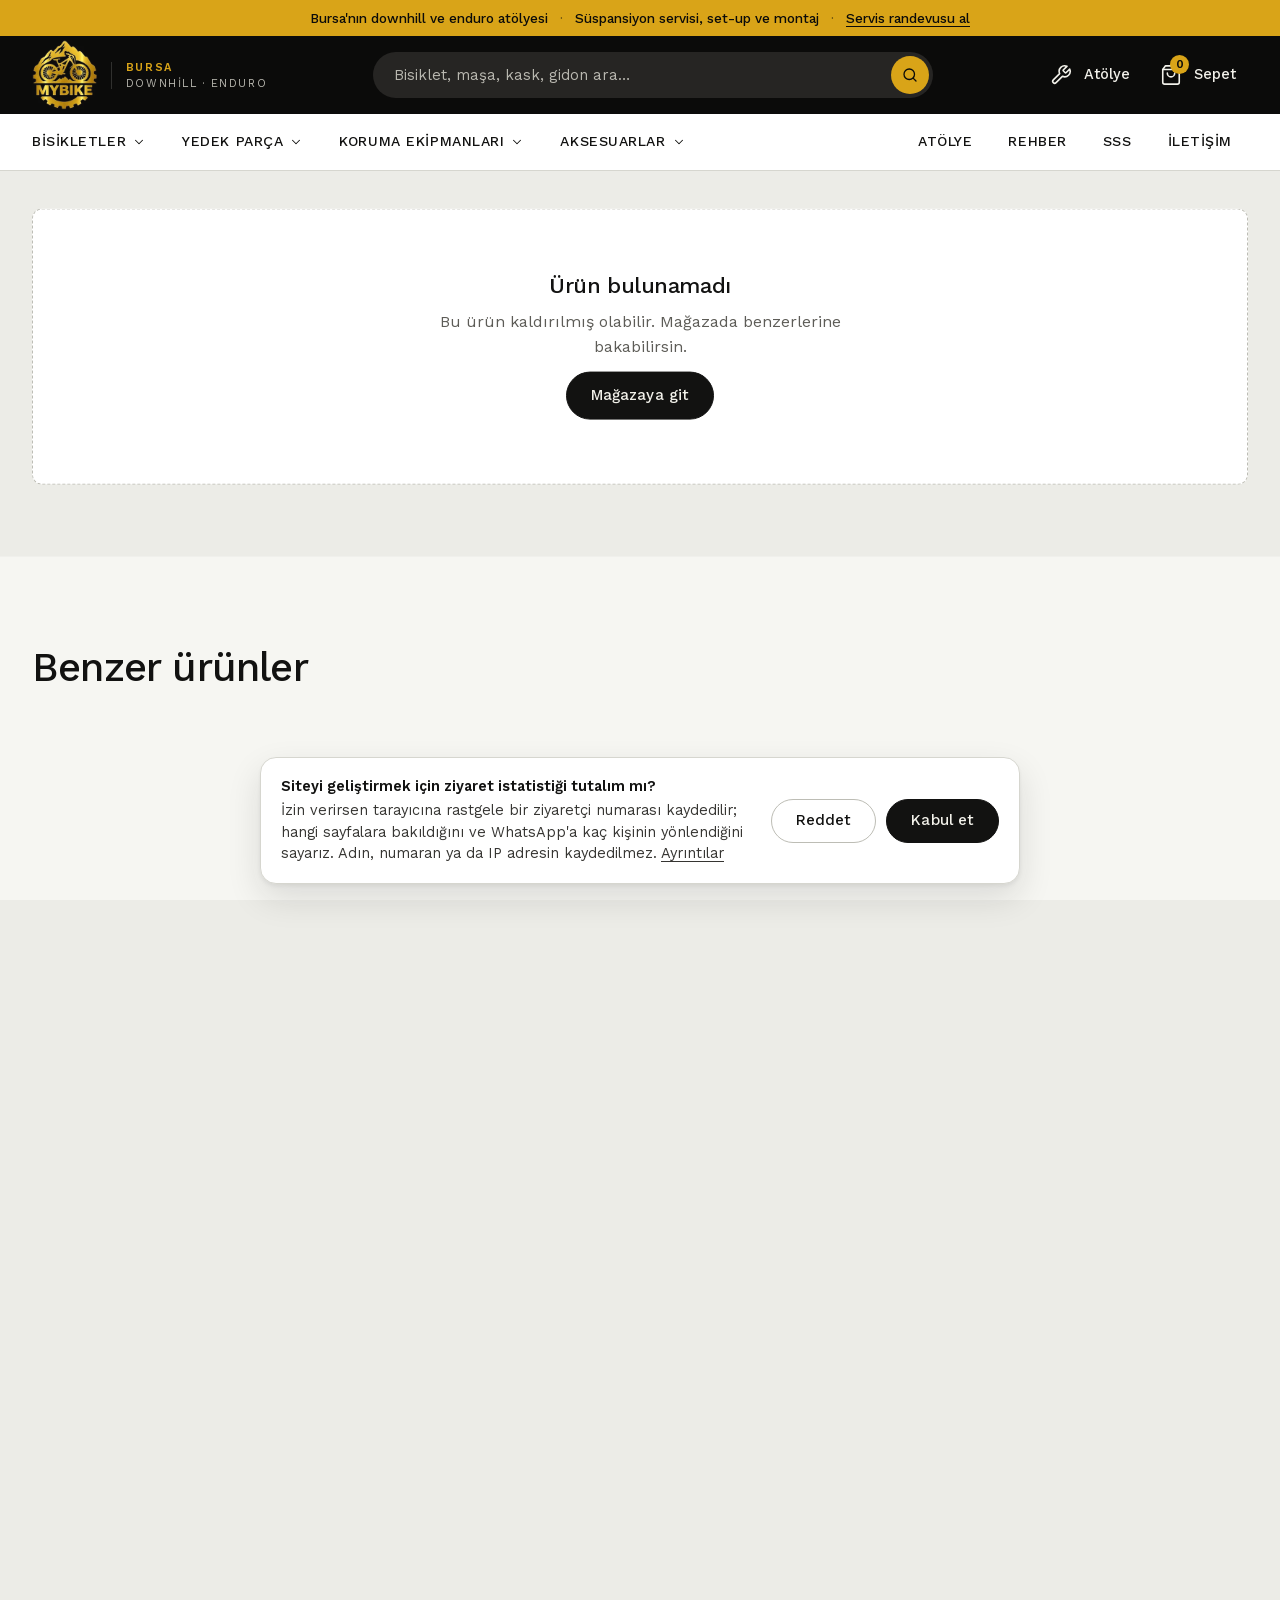
<file: urun.html>
<!doctype html>
<html lang="tr" data-type="place">
<head>
  <meta charset="utf-8">
  <meta name="viewport" content="width=device-width, initial-scale=1">
  <meta http-equiv="Content-Security-Policy" content="default-src 'self'; script-src 'self'; style-src 'self' 'unsafe-inline'; img-src 'self' data: blob: https://vzsizdxejrnahdxeeici.supabase.co; font-src 'self'; connect-src 'self' https://vzsizdxejrnahdxeeici.supabase.co wss://vzsizdxejrnahdxeeici.supabase.co; object-src 'none'; base-uri 'self'; form-action 'self'; frame-src 'none'; upgrade-insecure-requests">
  <meta name="referrer" content="strict-origin-when-cross-origin">
  <title>Ürün | My Bike Bursa</title>
  <meta name="description" content="My Bike Bursa: downhill ve enduro bisiklet, yedek parça ve koruma ekipmanı.">
  <meta name="page-type" content="place">
  <meta name="site-kind" content="other">
  <meta name="page-kind" content="place">
  <meta name="theme-color" content="#0b0b0a">
  <meta property="og:type" content="product">
  <meta property="og:title" content="My Bike Bursa">
  <meta property="og:description" content="Downhill ve enduro bisiklet, yedek parça ve koruma ekipmanı.">
  <link rel="canonical" href="https://www.mybikestore.com.tr/urun.html">
  <meta property="og:url" content="https://www.mybikestore.com.tr/urun.html">
  <meta property="og:site_name" content="My Bike Bursa">
  <meta property="og:locale" content="tr_TR">
  <meta property="og:image" content="https://www.mybikestore.com.tr/assets/img/logo.jpg">
  <meta name="twitter:card" content="summary_large_image">
  <link rel="icon" href="assets/img/favicon-64.png" type="image/png">
  <link rel="apple-touch-icon" href="assets/img/apple-touch-icon.png">
    <link rel="preconnect" href="https://vzsizdxejrnahdxeeici.supabase.co" crossorigin>
  <link rel="stylesheet" href="assets/css/fonts.css?v=202611221930">
  <link rel="stylesheet" href="assets/css/style.css?v=202611221930">
</head>
<body data-page="product">
  <a class="skip-link" href="#icerik">İçeriğe geç</a>
  <div id="site-header"></div>

  <div id="smooth-wrapper">
    <div id="smooth-content">
      <main id="icerik">
        <div class="wrap">
          <nav class="crumbs" aria-label="Konum" data-crumbs style="padding-bottom:24px"><a href="index.html">Ana sayfa</a><span aria-hidden="true">/</span><a href="magaza.html">Mağaza</a></nav>
          <div class="pdp" data-pdp></div>
        </div>
        <section class="section section--white">
          <div class="wrap">
            <div class="sec-head"><div><h2>Benzer ürünler</h2></div></div>
            <div class="p-grid" data-related></div>
          </div>
        </section>
      </main>
      <div id="site-footer"></div>
    </div>
  </div>

  <script src="assets/vendor/supabase.min.js"></script>
  <script src="assets/js/config.js?v=202611221930"></script>
  <script src="assets/js/data.js?v=202611221930"></script>
  <script src="assets/js/store.js?v=202611221930"></script>
  <script src="assets/js/app.js?v=202611221930"></script>
  <script src="assets/js/analytics.js?v=202611221930"></script>
  <script src="assets/vendor/gsap.min.js"></script>
  <script src="assets/vendor/ScrollTrigger.min.js"></script>
  <script src="assets/vendor/ScrollSmoother.min.js"></script>
  <script src="assets/js/motion.js?v=202611221930"></script>
</body>
</html>
</file>
<file: assets/css/fonts.css>
/* Work Sans (SIL Open Font License 1.1) — yerel kopya; Google Fonts'a istek gitmez. Değişken font: 400–600 */
@font-face { font-family: 'Work Sans'; font-style: normal; font-weight: 400 600; font-display: swap; src: url('../fonts/work-sans-latin-ext.woff2') format('woff2'); unicode-range: U+0100-02BA, U+02BD-02C5, U+02C7-02CC, U+02CE-02D7, U+02DD-02FF, U+0304, U+0308, U+0329, U+1D00-1DBF, U+1E00-1E9F, U+1EF2-1EFF, U+2020, U+20A0-20AB, U+20AD-20C4, U+2113, U+2C60-2C7F, U+A720-A7FF; }
@font-face { font-family: 'Work Sans'; font-style: normal; font-weight: 400 600; font-display: swap; src: url('../fonts/work-sans-latin.woff2') format('woff2'); unicode-range: U+0000-00FF, U+0131, U+0152-0153, U+02BB-02BC, U+02C6, U+02DA, U+02DC, U+0304, U+0308, U+0329, U+2000-206F, U+20AC, U+2122, U+2191, U+2193, U+2212, U+2215, U+FEFF, U+FFFD; }
</file>
<file: assets/css/style.css>
/* ==========================================================================
   MY BIKE — Bursa downhill & enduro atölyesi
   Palet: taş zemin (ana renk) + logodan altın sarısı ve siyah (vurgu)
   Yazı: Work Sans
   ========================================================================== */

:root {
  --bg: #ecece7;
  --surface: #f6f6f2;
  --card: #ffffff;
  --line: #d6d6cf;
  --line-strong: #bdbdb5;
  --ink: #121211;
  --ink-2: #363532;
  --muted: #5d5c57;
  --accent: #d9a418;        /* logodaki altın sarısı */
  --accent-strong: #c18f0d;
  --accent-ink: #0b0b0a;
  --accent-deep: #3b2c05;   /* altın zemin üstünde ikincil yazı */
  --dark: #0b0b0a;          /* logodaki siyah */
  --dark-2: #171716;
  --dark-3: #262523;
  --on-dark: #f2f1ea;
  --on-dark-muted: #b9b8b0;
  --danger: #b4321f;

  --radius-s: 6px;
  --radius: 10px;
  --radius-l: 16px;
  --pill: 999px;

  --wrap: 1320px;
  --gutter: clamp(16px, 3vw, 32px);
  --header-h: 171px;

  --shadow-1: 0 1px 2px rgba(24, 23, 21, .06), 0 4px 14px rgba(24, 23, 21, .06);
  --shadow-2: 0 2px 4px rgba(24, 23, 21, .06), 0 14px 34px rgba(24, 23, 21, .12);

  --ease-out: cubic-bezier(.16, 1, .3, 1);
  --t-fast: 160ms;
  --t: 260ms;

  --font: "Work Sans", system-ui, -apple-system, "Segoe UI", sans-serif;
}

/* ---------- Reset ---------- */
*, *::before, *::after { box-sizing: border-box; }
html { -webkit-text-size-adjust: 100%; text-size-adjust: 100%; }
body {
  margin: 0;
  background: var(--bg);
  color: var(--ink);
  font-family: var(--font);
  font-size: 16px;
  line-height: 1.55;
  font-feature-settings: "tnum" 0;
  -webkit-font-smoothing: antialiased;
}
img, svg, video { display: block; max-width: 100%; }
a { color: inherit; text-decoration: none; }
button, input, select, textarea { font: inherit; color: inherit; }
button { cursor: pointer; background: none; border: 0; padding: 0; }
h1, h2, h3, h4 { margin: 0; font-weight: 500; line-height: 1.1; letter-spacing: -0.02em; text-wrap: balance; }
p { margin: 0; }
ul { margin: 0; padding: 0; list-style: none; }
::selection { background: var(--accent); color: var(--accent-ink); }
:focus-visible { outline: 2px solid var(--ink); outline-offset: 3px; border-radius: 4px; }
.on-dark :focus-visible, .site-header :focus-visible, .site-footer :focus-visible { outline-color: var(--accent); }
.site-header .annc :focus-visible, .site-header .mainnav :focus-visible, .trust :focus-visible { outline-color: var(--ink); }

html { scrollbar-color: var(--line-strong) var(--bg); overflow-x: clip; }

.sr-only {
  position: absolute; width: 1px; height: 1px; padding: 0; margin: -1px;
  overflow: hidden; clip: rect(0 0 0 0); white-space: nowrap; border: 0;
}
.skip-link {
  position: fixed; left: 16px; top: 12px; z-index: 200;
  background: var(--accent); color: var(--accent-ink);
  padding: 12px 18px; border-radius: var(--pill); font-weight: 500;
  transform: translateY(-160%); transition: transform var(--t-fast) var(--ease-out);
}
.skip-link:focus { transform: none; }

.wrap { width: 100%; max-width: var(--wrap); margin-inline: auto; padding-inline: var(--gutter); }
.num { font-variant-numeric: tabular-nums; }

/* ---------- Buttons ---------- */
.btn {
  --b-bg: var(--accent); --b-fg: var(--accent-ink); --b-bd: var(--accent);
  display: inline-flex; align-items: center; justify-content: center; gap: 10px;
  min-height: 48px; padding: 0 24px;
  background: var(--b-bg); color: var(--b-fg);
  border: 1px solid var(--b-bd); border-radius: var(--pill);
  font-weight: 500; font-size: 15px; letter-spacing: .005em; white-space: nowrap;
  transition: background var(--t-fast), color var(--t-fast), border-color var(--t-fast), transform var(--t-fast) var(--ease-out), box-shadow var(--t-fast);
}
.btn svg { width: 18px; height: 18px; transition: transform var(--t) var(--ease-out); }
.btn:hover { --b-bg: var(--accent-strong); --b-bd: var(--accent-strong); transform: translateY(-1px); box-shadow: 0 6px 16px rgba(24,23,21,.14); }
.btn:hover svg { transform: translateX(3px); }
.btn:active { transform: translateY(0) scale(.98); box-shadow: none; }
.btn--dark { --b-bg: var(--ink); --b-fg: var(--on-dark); --b-bd: var(--ink); }
.btn--dark:hover { --b-bg: var(--dark-3); --b-bd: var(--dark-3); }
.btn--ghost { --b-bg: transparent; --b-fg: var(--ink); --b-bd: var(--line-strong); }
.btn--ghost:hover { --b-bg: var(--card); --b-bd: var(--ink); }
.on-dark .btn--ghost, .btn--ghost.on-dark { --b-fg: var(--on-dark); --b-bd: rgba(242,241,234,.35); }
.on-dark .btn--ghost:hover, .btn--ghost.on-dark:hover { --b-bg: rgba(242,241,234,.08); --b-bd: var(--on-dark); }
.btn--block { width: 100%; }
.btn[disabled] { opacity: .5; pointer-events: none; }

.link {
  display: inline-flex; align-items: center; gap: 6px; font-weight: 500;
  background: linear-gradient(currentColor, currentColor) no-repeat 0 100% / 0 1px;
  padding-bottom: 2px; transition: background-size var(--t) var(--ease-out);
}
.link:hover { background-size: 100% 1px; }
.link svg { width: 16px; height: 16px; transition: transform var(--t) var(--ease-out); }
.link:hover svg { transform: translateX(3px); }

/* ---------- Image placeholder ("Görsel eklenecek") ---------- */
.ph {
  position: relative; width: 100%; height: 100%;
  display: grid; place-content: center; justify-items: center; gap: 8px;
  text-align: center; padding: 16px;
  color: var(--muted);
  background:
    repeating-linear-gradient(135deg, rgba(24,23,21,.035) 0 12px, transparent 12px 24px),
    #e3e3dc;
  overflow: hidden;
}
.ph svg { width: 34px; height: 34px; opacity: .7; }
.ph b { font-weight: 500; font-size: 14px; color: var(--ink-2); }
.ph small { font-size: 12.5px; line-height: 1.35; max-width: 26ch; color: var(--ink-2); }
.ph--dark small { color: var(--on-dark-muted); }
.ph--dark {
  color: var(--on-dark-muted);
  background:
    repeating-linear-gradient(135deg, rgba(242,241,234,.04) 0 14px, transparent 14px 28px),
    linear-gradient(160deg, #2f2e2a, #1b1a18 70%);
}
.ph--dark b { color: var(--on-dark); }
.ph--corner { place-content: end start; justify-items: start; text-align: left; padding: 20px; }
.ph--corner svg { width: 22px; height: 22px; }
.ph img { position: absolute; inset: 0; width: 100%; height: 100%; object-fit: cover; }
.ph.has-img > :not(img) { display: none; }

.frame { position: relative; overflow: hidden; border-radius: var(--radius); background: #e3e3dc; }
.frame > .ph { transition: transform 600ms var(--ease-out); }

/* ---------- Announcement + header ---------- */
.site-header { position: fixed; inset: 0 0 auto 0; z-index: 100; }
.annc {
  background: var(--accent); color: var(--accent-ink);
  font-size: 13.5px; font-weight: 500;
}
.annc .wrap { display: flex; align-items: center; justify-content: center; gap: 12px; min-height: 36px; text-align: center; }
.annc a { text-decoration: underline; text-underline-offset: 3px; }
.annc .sep { opacity: .5; }

.topbar { background: var(--dark); color: var(--on-dark); }
.topbar .wrap { display: grid; grid-template-columns: auto 1fr auto; align-items: center; gap: 32px; min-height: 76px; }

.logo { display: inline-flex; align-items: center; gap: 14px; color: var(--on-dark); }
/* Logo siyah zeminli JPG: koyu zeminde "screen" ile siyah kısım görünmez olur */
.logo img, .brand-emblem { mix-blend-mode: screen; }
.logo img { height: 70px; width: auto; margin-block: 4px; transition: transform var(--t) var(--ease-out); }
.logo:hover img { transform: scale(1.04); }
.logo-text { display: grid; gap: 5px; line-height: 1; padding-left: 14px; border-left: 1px solid rgba(242,241,234,.16); }
.logo-text span { font-size: 11px; letter-spacing: .14em; color: var(--on-dark-muted); text-transform: uppercase; }
.logo-text span:first-child { color: var(--accent); font-weight: 600; }
.foot-brand .logo img { height: 112px; }
.w-hero-logo { height: clamp(88px, 9vw, 128px); width: auto; margin-bottom: 4px; }
.btn:not(.btn--dark):not(.btn--ghost) { background-image: linear-gradient(180deg, rgba(255,255,255,.16), rgba(0,0,0,.05)); }

.search { position: relative; max-width: 560px; width: 100%; justify-self: center; }
.search input {
  width: 100%; height: 46px; border-radius: var(--pill);
  border: 1px solid transparent; background: var(--dark-3); color: var(--on-dark);
  padding: 0 52px 0 20px; font-size: 15px;
  transition: border-color var(--t-fast), background var(--t-fast);
}
.search input::placeholder { color: var(--on-dark-muted); }
.search input:focus { outline: none; border-color: var(--accent); background: #383732; }
.search button {
  position: absolute; right: 4px; top: 4px; width: 38px; height: 38px; border-radius: 50%;
  display: grid; place-items: center; background: var(--accent); color: var(--accent-ink);
  transition: transform var(--t-fast) var(--ease-out);
}
.search button:hover { transform: scale(1.06); }
.search button svg { width: 18px; height: 18px; }

.actions { display: flex; align-items: center; gap: 6px; }
.icon-btn {
  position: relative; display: inline-flex; align-items: center; gap: 10px;
  min-height: 44px; padding: 0 12px; border-radius: var(--pill); color: var(--on-dark);
  font-size: 14.5px; font-weight: 500; transition: background var(--t-fast);
}
.icon-btn:hover { background: var(--dark-3); }
.icon-btn svg { width: 22px; height: 22px; }
.cart-count {
  position: absolute; top: 2px; left: 22px; min-width: 19px; height: 19px; padding: 0 5px;
  border-radius: var(--pill); background: var(--accent); color: var(--accent-ink);
  font-size: 11.5px; font-weight: 600; display: grid; place-items: center;
}
.cart-count.bump { animation: bump 420ms var(--ease-out); }
@keyframes bump { 40% { transform: scale(1.35); } }
.menu-btn { display: none; }
.icon-btn .label { margin-left: 2px; }
.nb { white-space: nowrap; }

/* Main nav */
.mainnav { background: var(--card); border-bottom: 1px solid var(--line); }
.mainnav .wrap { display: flex; align-items: stretch; gap: 4px; min-height: 56px; }
.nav-item { position: static; display: flex; }
.nav-link {
  display: inline-flex; align-items: center; gap: 6px; padding: 0 16px;
  font-size: 14px; font-weight: 500; letter-spacing: .04em; text-transform: uppercase;
  position: relative; color: var(--ink);
}
.nav-link::after {
  content: ""; position: absolute; left: 16px; right: 16px; bottom: 0; height: 3px;
  background: var(--accent); transform: scaleX(0); transform-origin: left;
  transition: transform var(--t) var(--ease-out);
}
.nav-item:hover .nav-link::after, .nav-item:focus-within .nav-link::after, .nav-link[aria-current="page"]::after { transform: scaleX(1); }
.nav-link svg { width: 14px; height: 14px; transition: transform var(--t) var(--ease-out); }
.nav-item:hover .nav-link svg { transform: rotate(180deg); }
.nav-item--push { margin-left: auto; }
.nav-item:first-child .nav-link { padding-left: 0; }
.nav-item:first-child .nav-link::after { left: 0; }

.mega {
  position: absolute; left: 0; right: 0; top: 100%;
  background: var(--card); border-bottom: 1px solid var(--line); box-shadow: var(--shadow-2);
  opacity: 0; visibility: hidden; transform: translateY(-6px);
  transition: opacity var(--t-fast), transform var(--t) var(--ease-out), visibility 0s linear var(--t);
}
.nav-item:hover .mega, .nav-item:focus-within .mega {
  opacity: 1; visibility: visible; transform: none; transition-delay: 0s;
}
.mega .wrap { display: grid; grid-template-columns: 260px 1fr; gap: 40px; padding-block: 32px 36px; min-height: 0; }
.mega-intro h3 { font-size: 24px; margin-bottom: 10px; }
.mega-intro p { color: var(--muted); font-size: 14.5px; margin-bottom: 18px; }
.mega-cols { display: grid; grid-template-columns: repeat(4, minmax(0, 1fr)); gap: 28px 32px; }
.mega-cols--tiles { grid-template-columns: repeat(5, minmax(0, 1fr)); gap: 16px; }
.mega-col h4 { font-size: 14px; font-weight: 600; margin-bottom: 10px; }
.mega-col h4 a:hover { text-decoration: underline; text-underline-offset: 3px; }
.mega-col li a { display: block; padding: 4px 0; font-size: 14.5px; color: var(--muted); transition: color var(--t-fast), transform var(--t-fast); }
.mega-col li a:hover { color: var(--ink); transform: translateX(3px); }
.mega-tile { display: grid; gap: 10px; }
.mega-tile .frame { aspect-ratio: 4 / 3; }
.mega-tile .ph { gap: 4px; }
.mega-tile .ph svg { width: 24px; height: 24px; }
.mega-tile .ph small { display: none; }
.mega-tile span { font-weight: 500; font-size: 15px; }
.mega-tile:hover .frame > .ph { transform: scale(1.03); }

/* ---------- Layout spacing ---------- */
main { padding-top: var(--header-h); }
.section { padding-block: clamp(56px, 7vw, 96px); }
.section--tight { padding-block: clamp(40px, 5vw, 64px); }
.section--white { background: var(--surface); }
.sec-head { display: flex; align-items: end; justify-content: space-between; gap: 24px; margin-bottom: 32px; }
.sec-head h2 { font-size: clamp(28px, 3.2vw, 40px); }
.sec-head p { color: var(--muted); margin-top: 10px; max-width: 60ch; }

/* ---------- Hero (home) ---------- */
.hero { padding-top: 24px; }
.hero-grid {
  display: grid; grid-template-columns: 1.65fr 1fr; grid-template-rows: 1fr 1fr; gap: 16px;
  height: clamp(520px, calc(100svh - var(--header-h) - 48px), 720px);
}
.hero-main { grid-row: 1 / 3; position: relative; border-radius: var(--radius-l); overflow: hidden; color: var(--on-dark); }
.hero-main .ph { position: absolute; inset: 0; }
.hero-main::after {
  content: ""; position: absolute; inset: 0; pointer-events: none;
  background: linear-gradient(90deg, rgba(20,19,17,.82) 0%, rgba(20,19,17,.45) 55%, rgba(20,19,17,0) 85%);
}
.hero-copy {
  position: absolute; z-index: 2; left: clamp(24px, 4vw, 56px); bottom: clamp(24px, 4vw, 56px); right: 24px;
  max-width: 620px; display: grid; gap: 20px;
}
.hero-copy h1 { font-size: clamp(36px, 4.6vw, 64px); font-weight: 500; letter-spacing: -0.03em; line-height: 1.02; }
.hero-copy p { font-size: clamp(16px, 1.3vw, 18px); color: #dcdbd3; max-width: 46ch; }
.hero-copy .row { display: flex; flex-wrap: wrap; gap: 12px; margin-top: 4px; }
.hero-tag {
  position: absolute; z-index: 2; top: 20px; right: 20px;
}
.hero-side { position: relative; border-radius: var(--radius-l); overflow: hidden; display: block; color: var(--on-dark); }
.hero-side .ph { position: absolute; inset: 0; transition: transform 700ms var(--ease-out); }
.hero-side::after { content: ""; position: absolute; inset: 0; background: linear-gradient(0deg, rgba(20,19,17,.75), rgba(20,19,17,0) 65%); pointer-events: none; }
.hero-side:hover .ph { transform: scale(1.03); }
.hero-side .copy { position: absolute; z-index: 2; left: 24px; right: 24px; bottom: 22px; display: flex; align-items: end; justify-content: space-between; gap: 16px; }
.hero-side h2 { font-size: clamp(22px, 2vw, 28px); }
.hero-side p { color: #d6d5cd; font-size: 14.5px; margin-top: 6px; }
.round-arrow {
  flex: none; width: 46px; height: 46px; border-radius: 50%; display: grid; place-items: center;
  background: var(--accent); color: var(--accent-ink); transition: transform var(--t) var(--ease-out);
}
.round-arrow svg { width: 20px; height: 20px; }
.hero-side:hover .round-arrow { transform: translateX(4px); }
.ph-chip {
  display: inline-flex; align-items: center; gap: 8px; padding: 6px 12px; border-radius: var(--pill);
  background: rgba(24,23,21,.55); color: var(--on-dark-muted); font-size: 12.5px; backdrop-filter: blur(6px);
}
.ph-chip svg { width: 15px; height: 15px; }

/* Trust strip under hero */
.facts { display: grid; grid-template-columns: repeat(4, minmax(0, 1fr)); gap: 16px; margin-top: 16px; }
.fact { display: flex; align-items: center; gap: 14px; padding: 18px 20px; background: var(--card); border-radius: var(--radius); border: 1px solid var(--line); }
.fact svg { flex: none; width: 28px; height: 28px; color: var(--ink); }
.fact b { display: block; font-weight: 600; font-size: 15px; }
.fact span { display: block; color: var(--muted); font-size: 13.5px; line-height: 1.4; }

/* ---------- Category tiles (disciplines) ---------- */
.disc-grid { display: grid; grid-template-columns: repeat(5, minmax(0, 1fr)); gap: 16px; }
.disc {
  display: grid; grid-template-rows: auto 1fr; background: var(--card); border: 1px solid var(--line);
  border-radius: var(--radius); overflow: hidden;
  transition: transform var(--t) var(--ease-out), box-shadow var(--t), border-color var(--t);
}
.disc:hover { transform: translateY(-2px); box-shadow: var(--shadow-2); border-color: transparent; }
.disc .frame { border-radius: 0; aspect-ratio: 4 / 3.4; }
.disc:hover .frame > .ph { transform: scale(1.03); }
.disc-body { padding: 16px 18px 18px; display: grid; gap: 4px; align-content: start; }
.disc-body h3 { font-size: 20px; display: flex; align-items: center; justify-content: space-between; gap: 10px; }
.disc-body h3 svg { width: 18px; height: 18px; transition: transform var(--t) var(--ease-out); }
.disc:hover h3 svg { transform: translateX(3px); }
.disc-body p { color: var(--muted); font-size: 14px; line-height: 1.45; }
.disc-body .count { font-size: 13px; color: var(--muted); margin-top: 6px; }

/* ---------- Product cards ---------- */
.p-grid { display: grid; grid-template-columns: repeat(4, minmax(0, 1fr)); gap: 16px; }
.p-grid--3 { grid-template-columns: repeat(3, minmax(0, 1fr)); }
.p-card {
  position: relative; display: grid; grid-template-rows: auto 1fr; background: var(--card);
  border: 1px solid var(--line); border-radius: var(--radius); overflow: hidden;
  transition: transform var(--t) var(--ease-out), box-shadow var(--t), border-color var(--t);
}
.p-card:hover { transform: translateY(-2px); box-shadow: var(--shadow-2); border-color: transparent; }
.p-card .frame { aspect-ratio: 1 / 1; border-radius: 0; background: var(--surface); }
.p-card .ph { background: repeating-linear-gradient(135deg, rgba(24,23,21,.03) 0 12px, transparent 12px 24px), #efefea; }
.p-card:hover .frame > .ph { transform: scale(1.03); }
.badge {
  position: absolute; z-index: 2; top: 12px; left: 12px; padding: 4px 10px; border-radius: var(--pill);
  font-size: 12px; font-weight: 600; background: var(--accent); color: var(--accent-ink);
}
.badge--sale { background: var(--ink); color: var(--on-dark); }
.p-body { display: grid; grid-template-rows: auto auto 1fr; gap: 6px; padding: 16px 18px 18px; }
.p-cat { font-size: 12.5px; color: var(--muted); letter-spacing: .02em; }
.p-name { font-size: 15.5px; font-weight: 500; line-height: 1.35; }
.p-name a::before { content: ""; position: absolute; inset: 0; z-index: 1; }
.p-foot { display: flex; align-items: end; justify-content: space-between; gap: 12px; margin-top: 10px; }
.p-price { display: grid; line-height: 1.2; }
.p-price b { font-size: 18px; font-weight: 600; font-variant-numeric: tabular-nums; }
.p-price s { font-size: 13.5px; color: var(--muted); font-variant-numeric: tabular-nums; }
.add-btn {
  position: relative; z-index: 2; flex: none; width: 46px; height: 46px; border-radius: 50%;
  display: grid; place-items: center; background: var(--accent); color: var(--accent-ink);
  transition: transform var(--t-fast) var(--ease-out), background var(--t-fast);
}
.add-btn svg { width: 20px; height: 20px; }
.add-btn:hover { background: var(--accent-strong); transform: scale(1.06); }
.add-btn:active { transform: scale(.94); }
.add-btn.done { background: var(--ink); color: var(--on-dark); }

/* ---------- Promo banners ---------- */
.promo-grid { display: grid; grid-template-columns: 1fr 1fr; gap: 16px; }
.promo {
  position: relative; display: block; min-height: 340px; border-radius: var(--radius-l); overflow: hidden; color: var(--on-dark);
}
.promo .ph { position: absolute; inset: 0; transition: transform 700ms var(--ease-out); }
.promo::after { content: ""; position: absolute; inset: 0; background: linear-gradient(90deg, rgba(20,19,17,.8), rgba(20,19,17,.15) 75%); pointer-events: none; }
.promo:hover .ph { transform: scale(1.03); }
.promo .copy { position: absolute; z-index: 2; inset: auto 32px 32px 32px; display: grid; gap: 12px; justify-items: start; max-width: 380px; }
.promo h2 { font-size: clamp(26px, 2.6vw, 36px); }
.promo p { color: #d6d5cd; }
.promo .btn { margin-top: 6px; }
.promo:hover .btn { --b-bg: var(--accent-strong); }

/* ---------- Part groups ---------- */
.part-grid { display: grid; grid-template-columns: repeat(4, minmax(0, 1fr)); gap: 16px; }
.part {
  display: grid; grid-template-columns: 96px 1fr; gap: 16px; align-items: center;
  padding: 14px; background: var(--card); border: 1px solid var(--line); border-radius: var(--radius);
  transition: transform var(--t) var(--ease-out), box-shadow var(--t), border-color var(--t);
}
.part:hover { transform: translateY(-2px); box-shadow: var(--shadow-1); border-color: transparent; }
.part .frame { aspect-ratio: 1; border-radius: var(--radius-s); }
.part .ph { gap: 0; padding: 6px; }
.part .ph b, .part .ph small { display: none; }
.part .ph svg { width: 24px; height: 24px; }
.part:hover .frame > .ph { transform: scale(1.03); }
.part h3 { font-size: 16.5px; font-weight: 600; margin-bottom: 4px; }
.part p { font-size: 13.5px; color: var(--muted); line-height: 1.4; }

/* ---------- Workshop band (home) ---------- */
.band { background: var(--dark); color: var(--on-dark); }
.band-grid { display: grid; grid-template-columns: 1fr 1.15fr; gap: clamp(32px, 5vw, 72px); align-items: center; }
.band h2 { font-size: clamp(30px, 3.4vw, 46px); margin-bottom: 18px; }
.band .lead { color: var(--on-dark-muted); font-size: 17px; max-width: 52ch; }
.svc-list { display: grid; grid-template-columns: 1fr 1fr; gap: 0 28px; margin-block: 28px 32px; border-top: 1px solid rgba(242,241,234,.14); }
.svc-list li { display: flex; align-items: center; gap: 12px; padding: 14px 0; border-bottom: 1px solid rgba(242,241,234,.14); font-weight: 500; }
.svc-list svg { flex: none; width: 20px; height: 20px; color: var(--accent); }
.band .row { display: flex; flex-wrap: wrap; gap: 12px; }
.mosaic { display: grid; grid-template-columns: 1.3fr 1fr; grid-template-rows: 1fr 1fr; gap: 12px; height: clamp(420px, 42vw, 560px); }
.mosaic .frame { border-radius: var(--radius); }
.mosaic .frame:first-child { grid-row: 1 / 3; }

/* ---------- Trust band + footer ---------- */
.trust { background: var(--accent); color: var(--accent-ink); }
.trust .wrap { display: grid; grid-template-columns: repeat(4, minmax(0, 1fr)); gap: 24px; padding-block: 28px; }
.trust-item { display: flex; align-items: center; gap: 14px; }
.trust-item svg { flex: none; width: 30px; height: 30px; }
.trust-item b { display: block; font-weight: 600; }
.trust-item span { display: block; font-size: 14px; color: var(--accent-deep); }

.site-footer { background: var(--dark); color: var(--on-dark); }
.foot-grid { display: grid; grid-template-columns: 1.4fr repeat(3, 1fr) 1.3fr; gap: 40px; padding-block: 64px 48px; }
.foot-brand p { color: var(--on-dark-muted); font-size: 14.5px; margin-top: 18px; max-width: 34ch; }
.foot-brand address { font-style: normal; color: var(--on-dark-muted); font-size: 14.5px; margin-top: 16px; display: grid; gap: 6px; }
.site-footer .foot-h { font-size: 14px; font-weight: 600; letter-spacing: .04em; text-transform: uppercase; margin-bottom: 14px; color: var(--on-dark); }
.site-footer li a { display: inline-block; padding: 5px 0; color: var(--on-dark-muted); font-size: 14.5px; transition: color var(--t-fast); }
.site-footer li a:hover { color: var(--on-dark); }
.newsletter p { color: var(--on-dark-muted); font-size: 14.5px; margin-bottom: 14px; }
.newsletter form { display: flex; gap: 8px; }
.newsletter input {
  flex: 1; min-width: 0; height: 48px; border-radius: var(--pill); border: 1px solid rgba(242,241,234,.2);
  background: var(--dark-2); color: var(--on-dark); padding: 0 18px;
}
.newsletter input::placeholder { color: #8f8e86; }
.newsletter input:focus { outline: none; border-color: var(--accent); }
.newsletter .msg { font-size: 13.5px; margin-top: 10px; color: var(--accent); min-height: 1.4em; }
.foot-bottom { border-top: 1px solid rgba(242,241,234,.12); }
.foot-bottom .wrap { display: flex; flex-wrap: wrap; justify-content: space-between; gap: 12px; padding-block: 22px; font-size: 13.5px; color: #8f8e86; }

/* ---------- Page header (inner pages) ---------- */
.crumbs { display: flex; flex-wrap: wrap; gap: 8px; font-size: 13.5px; color: var(--muted); padding-top: 28px; }
.crumbs a:hover { color: var(--ink); text-decoration: underline; text-underline-offset: 3px; }
.crumbs span[aria-hidden] { opacity: .5; }
.page-title { display: flex; flex-wrap: wrap; align-items: end; justify-content: space-between; gap: 16px; padding-block: 14px 28px; }
.page-title h1 { font-size: clamp(32px, 3.6vw, 48px); }
.page-title p { color: var(--muted); margin-top: 8px; max-width: 60ch; }

/* ---------- Shop ---------- */
.shop { display: grid; grid-template-columns: 280px 1fr; gap: 32px; align-items: start; padding-bottom: 96px; }
.filters { background: var(--card); border: 1px solid var(--line); border-radius: var(--radius); padding: 8px 0; }
.filters h2 { font-size: 13px; font-weight: 600; letter-spacing: .06em; text-transform: uppercase; color: var(--muted); padding: 14px 20px 8px; }
.ftree a {
  display: flex; justify-content: space-between; gap: 8px; padding: 9px 20px; font-size: 14.5px; color: var(--ink-2);
  transition: background var(--t-fast), color var(--t-fast);
}
.ftree a:hover { background: var(--surface); color: var(--ink); }
.ftree a[aria-current="true"] { background: var(--ink); color: var(--on-dark); }
.ftree a[aria-current="true"] em { color: var(--on-dark-muted); }
.ftree em { font-style: normal; color: var(--muted); font-size: 13px; font-variant-numeric: tabular-nums; }
.ftree .lvl-0 > a { font-weight: 600; }
.ftree .lvl-1 > a { padding-left: 32px; }
.ftree .lvl-2 > a { padding-left: 46px; font-size: 14px; }
.ftree details > summary { list-style: none; }
.ftree details > summary::-webkit-details-marker { display: none; }
.ftree hr { border: 0; border-top: 1px solid var(--line); margin: 6px 0; }
.price-filter { padding: 6px 20px 16px; display: grid; gap: 10px; }
.price-filter .pair { display: grid; grid-template-columns: 1fr 1fr; gap: 8px; }
.field label { display: block; font-size: 13px; color: var(--muted); margin-bottom: 4px; }
.field input, .field select, .field textarea {
  width: 100%; height: 44px; border: 1px solid var(--line-strong); border-radius: var(--radius-s);
  background: var(--card); padding: 0 12px; font-size: 15px;
  transition: border-color var(--t-fast), box-shadow var(--t-fast);
}
.field textarea { height: auto; min-height: 120px; padding: 12px; resize: vertical; }
.field input:focus, .field select:focus, .field textarea:focus { outline: none; border-color: var(--ink); box-shadow: 0 0 0 3px rgba(217,164,24,.35); }
.field .err { color: var(--danger); font-size: 13px; margin-top: 4px; min-height: 0; }
.field.invalid input, .field.invalid select, .field.invalid textarea { border-color: var(--danger); }

.toolbar { display: flex; flex-wrap: wrap; align-items: center; justify-content: space-between; gap: 12px; margin-bottom: 16px; }
.toolbar .count { color: var(--muted); font-size: 14.5px; }
.toolbar .sort { display: flex; align-items: center; gap: 10px; font-size: 14px; color: var(--muted); }
.toolbar select { height: 42px; border-radius: var(--pill); border: 1px solid var(--line-strong); background: var(--card); padding: 0 16px; color: var(--ink); }
.chips { display: flex; flex-wrap: wrap; gap: 8px; margin-bottom: 16px; }
.chip {
  display: inline-flex; align-items: center; min-height: 40px; padding: 0 16px; border-radius: var(--pill);
  background: var(--card); border: 1px solid var(--line); font-size: 14px; font-weight: 500;
  transition: border-color var(--t-fast), background var(--t-fast), transform var(--t-fast);
}
.chip:hover { border-color: var(--ink); transform: translateY(-1px); }
.chip[aria-current="true"] { background: var(--ink); color: var(--on-dark); border-color: var(--ink); }
.filter-toggle { display: none; }
.empty { padding: 64px 24px; text-align: center; background: var(--card); border: 1px dashed var(--line-strong); border-radius: var(--radius); display: grid; gap: 12px; justify-items: center; }
.empty h2 { font-size: 22px; }
.empty p { color: var(--muted); max-width: 44ch; }

/* ---------- Product detail ---------- */
.pdp { display: grid; grid-template-columns: 1.15fr 1fr; gap: clamp(28px, 4vw, 56px); padding-bottom: 72px; align-items: start; }
.gallery { display: grid; gap: 12px; }
.gallery .main { aspect-ratio: 4 / 5; border-radius: var(--radius-l); background: var(--card); border: 1px solid var(--line); }
.gallery .thumbs { display: grid; grid-template-columns: repeat(4, 1fr); gap: 12px; }
.gallery .thumbs button { aspect-ratio: 1; border-radius: var(--radius); overflow: hidden; border: 1px solid var(--line); background: var(--card); transition: border-color var(--t-fast); }
.gallery .thumbs button[aria-pressed="true"], .gallery .thumbs button:hover { border-color: var(--ink); }
.gallery .thumbs .ph b, .gallery .thumbs .ph small { display: none; }
.gallery .thumbs .ph svg { width: 22px; height: 22px; }
.buy { display: grid; gap: 20px; }
.buy h1 { font-size: clamp(28px, 2.8vw, 38px); }
.buy .price { display: flex; align-items: baseline; gap: 14px; }
.buy .price b { font-size: 32px; font-weight: 600; font-variant-numeric: tabular-nums; }
.buy .price s { color: var(--muted); font-size: 18px; }
.buy .meta { color: var(--muted); font-size: 14.5px; }
.qty-row { display: flex; gap: 12px; flex-wrap: wrap; }
.qty { display: inline-flex; align-items: center; border: 1px solid var(--line-strong); border-radius: var(--pill); background: var(--card); height: 52px; }
.qty button { width: 48px; height: 100%; display: grid; place-items: center; border-radius: var(--pill); }
.qty button:hover { background: var(--surface); }
.qty button svg { width: 16px; height: 16px; }
.qty output { min-width: 32px; text-align: center; font-weight: 600; font-variant-numeric: tabular-nums; }
.qty-row .btn { flex: 1; min-height: 52px; }
.perks { display: grid; gap: 0; border-top: 1px solid var(--line); }
.perks li { display: flex; gap: 14px; align-items: flex-start; padding: 14px 0; border-bottom: 1px solid var(--line); font-size: 14.5px; }
.perks svg { flex: none; width: 22px; height: 22px; margin-top: 1px; }
.perks b { display: block; font-weight: 600; }
.perks span { color: var(--muted); }
.specs { width: 100%; border-collapse: collapse; font-size: 14.5px; background: var(--card); border-radius: var(--radius); overflow: hidden; border: 1px solid var(--line); }
.specs th, .specs td { text-align: left; padding: 12px 16px; border-bottom: 1px solid var(--line); vertical-align: top; }
.specs tr:last-child th, .specs tr:last-child td { border-bottom: 0; }
.specs th { width: 42%; color: var(--muted); font-weight: 500; background: var(--surface); }
.buy h2 { font-size: 18px; font-weight: 600; }
.note { font-size: 14px; color: var(--muted); }

/* ---------- Workshop page ---------- */
.w-hero { position: relative; color: var(--on-dark); background: var(--dark); }
.w-hero-inner { position: relative; display: grid; align-content: end; min-height: clamp(520px, calc(100svh - var(--header-h)), 760px); padding-block: 64px; }
.w-hero .bg { position: absolute; inset: 0; }
.w-hero .bg::after { content: ""; position: absolute; inset: 0; background: linear-gradient(0deg, rgba(20,19,17,.92) 0%, rgba(20,19,17,.35) 60%, rgba(20,19,17,.15)); }
.w-hero .copy { position: relative; display: grid; /* z-index yok: logonun "screen" karışımı zeminle buluşsun */ gap: 22px; max-width: 760px; }
.w-hero h1 { font-size: clamp(40px, 5.6vw, 80px); letter-spacing: -0.035em; line-height: 1; }
.w-hero p { font-size: clamp(16px, 1.4vw, 19px); color: #d6d5cd; max-width: 54ch; }
.w-hero .row { display: flex; flex-wrap: wrap; gap: 12px; }
.w-hero .hero-tag { top: auto; bottom: 24px; right: var(--gutter); }

.story { display: grid; grid-template-columns: 1fr 1fr; gap: clamp(32px, 5vw, 80px); align-items: center; }
.story h2 { font-size: clamp(30px, 3.4vw, 46px); margin-bottom: 20px; }
.story .text { display: grid; gap: 16px; color: var(--ink-2); font-size: 17px; max-width: 58ch; }
.story .frame { aspect-ratio: 4 / 5; border-radius: var(--radius-l); }
.story-stats { display: grid; grid-template-columns: repeat(3, 1fr); gap: 0; margin-top: 12px; border-top: 1px solid var(--line); }
.story-stats div { padding: 18px 16px 0 0; }
.story-stats b { display: block; font-size: 15px; font-weight: 600; }
.story-stats span { font-size: 14px; color: var(--muted); }

.svc-grid { display: grid; grid-template-columns: repeat(3, minmax(0, 1fr)); gap: 0; border-top: 1px solid var(--line); border-left: 1px solid var(--line); }
.svc { padding: 28px 28px 32px; border-right: 1px solid var(--line); border-bottom: 1px solid var(--line); background: var(--card); display: grid; gap: 10px; align-content: start; transition: background var(--t); }
.svc:hover { background: var(--surface); }
.svc svg { width: 30px; height: 30px; margin-bottom: 8px; }
.svc h3 { font-size: 21px; }
.svc p { color: var(--muted); font-size: 15px; }

.gal { display: grid; grid-template-columns: repeat(12, 1fr); grid-auto-rows: clamp(160px, 16vw, 230px); gap: 12px; }
.gal .frame:nth-child(1) { grid-column: span 7; grid-row: span 2; }
.gal .frame:nth-child(2) { grid-column: span 5; }
.gal .frame:nth-child(3) { grid-column: span 5; }
.gal .frame:nth-child(4) { grid-column: span 4; }
.gal .frame:nth-child(5) { grid-column: span 4; }
.gal .frame:nth-child(6) { grid-column: span 4; }

.steps { display: grid; grid-template-columns: repeat(4, minmax(0, 1fr)); gap: 16px; }
.step { padding: 24px; border-radius: var(--radius); background: var(--dark-2); border: 1px solid rgba(242,241,234,.1); display: grid; gap: 10px; align-content: start; }
.step svg { width: 28px; height: 28px; color: var(--accent); margin-bottom: 6px; }
.step h3 { font-size: 19px; }
.step p { color: var(--on-dark-muted); font-size: 15px; }
.band .sec-head p { color: var(--on-dark-muted); }

.visit { display: grid; grid-template-columns: 1fr 1.1fr; gap: clamp(32px, 5vw, 72px); align-items: start; }
.visit-name { font-size: clamp(44px, 6vw, 88px); line-height: .95; letter-spacing: -0.04em; font-weight: 500; margin-bottom: 28px; }
.visit dl { display: grid; grid-template-columns: 120px 1fr; gap: 14px 20px; margin: 0 0 28px; font-size: 16px; }
.visit dt { color: var(--muted); }
.visit dd { margin: 0; font-weight: 500; }
.form-card { background: var(--card); border: 1px solid var(--line); border-radius: var(--radius-l); padding: clamp(24px, 3vw, 36px); }
.form-card h2 { font-size: 26px; margin-bottom: 6px; }
.form-card > p { color: var(--muted); margin-bottom: 22px; }
.form-grid { display: grid; grid-template-columns: 1fr 1fr; gap: 16px; }
.form-grid .full { grid-column: 1 / -1; }
.form-status { font-size: 14.5px; margin-top: 12px; min-height: 1.4em; }

/* ---------- Cart drawer ---------- */
.drawer-backdrop { position: fixed; inset: 0; z-index: 150; background: rgba(20,19,17,.45); opacity: 0; visibility: hidden; transition: opacity var(--t), visibility 0s linear var(--t); }
.drawer {
  position: fixed; z-index: 160; top: 0; right: 0; bottom: 0; width: min(440px, 100%);
  background: var(--card); display: grid; grid-template-rows: auto 1fr auto;
  transform: translateX(100%); visibility: hidden;
  transition: transform 420ms var(--ease-out), visibility 0s linear 420ms;
  box-shadow: -20px 0 50px rgba(20,19,17,.18);
}
body.cart-open .drawer { transform: none; visibility: visible; transition-delay: 0s; }
body.cart-open .drawer-backdrop { opacity: 1; visibility: visible; transition-delay: 0s; }
.drawer-head { display: flex; align-items: center; justify-content: space-between; padding: 20px 24px; border-bottom: 1px solid var(--line); }
.drawer-head h2 { font-size: 22px; }
.close-btn { width: 44px; height: 44px; border-radius: 50%; display: grid; place-items: center; transition: background var(--t-fast); }
.close-btn:hover { background: var(--surface); }
.close-btn svg { width: 20px; height: 20px; }
.drawer-body { overflow: auto; padding: 8px 24px; overscroll-behavior: contain; }
.c-item { display: grid; grid-template-columns: 72px 1fr auto; gap: 14px; padding: 16px 0; border-bottom: 1px solid var(--line); align-items: start; }
.c-item .frame { aspect-ratio: 1; border-radius: var(--radius-s); }
.c-item .ph b, .c-item .ph small { display: none; }
.c-item .ph svg { width: 20px; height: 20px; }
.c-item h3 { font-size: 14.5px; font-weight: 500; line-height: 1.35; }
.c-item .mini-qty { display: inline-flex; align-items: center; gap: 4px; margin-top: 8px; border: 1px solid var(--line); border-radius: var(--pill); }
.c-item .mini-qty button { width: 32px; height: 32px; display: grid; place-items: center; border-radius: 50%; }
.c-item .mini-qty button:hover { background: var(--surface); }
.c-item .mini-qty svg { width: 14px; height: 14px; }
.c-item .mini-qty span { min-width: 20px; text-align: center; font-size: 14px; font-weight: 600; }
.c-item .line-total { font-weight: 600; font-variant-numeric: tabular-nums; white-space: nowrap; }
.c-item .rm { display: block; margin-top: 8px; font-size: 13px; color: var(--muted); text-decoration: underline; text-underline-offset: 3px; min-height: 0; }
.c-item .rm:hover { color: var(--danger); }
.drawer-foot { padding: 20px 24px 24px; border-top: 1px solid var(--line); display: grid; gap: 14px; }
.drawer-foot .sum { display: flex; justify-content: space-between; font-size: 18px; }
.drawer-foot .sum b { font-variant-numeric: tabular-nums; }
.drawer-foot .note { font-size: 13.5px; }
.cart-empty { padding: 48px 0; text-align: center; color: var(--muted); display: grid; gap: 16px; justify-items: center; }

.toast {
  position: fixed; z-index: 170; left: 50%; bottom: 24px; transform: translate(-50%, 20px);
  background: var(--ink); color: var(--on-dark); padding: 12px 18px; border-radius: var(--pill);
  font-size: 14.5px; display: flex; align-items: center; gap: 10px; opacity: 0; pointer-events: none;
  transition: opacity var(--t), transform var(--t) var(--ease-out); box-shadow: var(--shadow-2);
}
.toast svg { width: 18px; height: 18px; color: var(--accent); }
.toast.show { opacity: 1; transform: translate(-50%, 0); }

/* ---------- Mobile menu ---------- */
.mnav > a svg { width: 18px; height: 18px; }
.mnav { position: fixed; inset: 0; z-index: 95; background: var(--card); overflow: auto; padding: calc(var(--header-h) + 8px) var(--gutter) 40px; transform: translateY(-8px); opacity: 0; visibility: hidden; transition: opacity var(--t), transform var(--t) var(--ease-out), visibility 0s linear var(--t); }
body.menu-open .mnav { opacity: 1; visibility: visible; transform: none; transition-delay: 0s; }
.mnav details { border-bottom: 1px solid var(--line); }
.mnav summary, .mnav > a { display: flex; justify-content: space-between; align-items: center; min-height: 56px; font-size: 18px; font-weight: 500; cursor: pointer; list-style: none; }
.mnav > a { border-bottom: 1px solid var(--line); }
.mnav summary::-webkit-details-marker { display: none; }
.mnav summary svg { width: 18px; height: 18px; transition: transform var(--t); }
.mnav details[open] summary svg { transform: rotate(180deg); }
.mnav .sub { padding: 0 0 16px 4px; display: grid; }
.mnav .sub a { min-height: 44px; display: flex; align-items: center; color: var(--muted); font-size: 16px; }
.mnav .sub a.all { color: var(--ink); font-weight: 500; }

/* ---------- Responsive ---------- */
@media (max-width: 1180px) {
  .mega-cols { grid-template-columns: repeat(3, minmax(0, 1fr)); }
  .p-grid { grid-template-columns: repeat(3, minmax(0, 1fr)); }
  .part-grid { grid-template-columns: repeat(2, minmax(0, 1fr)); }
  .foot-grid { grid-template-columns: 1.2fr 1fr 1fr 1fr; }
  .foot-grid .newsletter { grid-column: 1 / -1; max-width: 520px; }
  .disc-grid { grid-template-columns: repeat(3, minmax(0, 1fr)); }
  .disc-grid .disc:nth-child(4), .disc-grid .disc:nth-child(5) { grid-column: span 1; }
}

@media (max-width: 980px) {
  :root { --header-h: 128px; }
  .mainnav { display: none; }
  .menu-btn { display: inline-flex; }
  .icon-btn .label { position: absolute; width: 1px; height: 1px; overflow: hidden; clip: rect(0 0 0 0); white-space: nowrap; }
  .topbar .wrap { grid-template-columns: auto auto; justify-content: space-between; gap: 16px; min-height: 64px; }
  .topbar .search { grid-column: 1 / -1; grid-row: 2; max-width: none; margin-bottom: 12px; }
  .topbar .search input { height: 42px; }
  .topbar .search button { width: 34px; height: 34px; }
  :root { --header-h: 164px; }

  .hero-grid { grid-template-columns: 1fr 1fr; grid-template-rows: auto auto; height: auto; }
  .hero-main { grid-column: 1 / -1; grid-row: auto; min-height: clamp(460px, 70svh, 600px); }
  .hero-side { min-height: 240px; }
  .facts { grid-template-columns: repeat(2, minmax(0, 1fr)); }
  .band-grid, .story, .visit, .pdp { grid-template-columns: 1fr; }
  .shop { grid-template-columns: 1fr; }
  .filters { display: none; }
  .filters.open { display: block; }
  .filter-toggle { display: inline-flex; }
  .steps { grid-template-columns: repeat(2, minmax(0, 1fr)); }
  .svc-grid { grid-template-columns: repeat(2, minmax(0, 1fr)); }
  .trust .wrap { grid-template-columns: repeat(2, minmax(0, 1fr)); }
  .story .frame { aspect-ratio: 4 / 3; }
}

@media (max-width: 720px) {
  .annc .wrap { font-size: 12.5px; }
  .annc .hide-s { display: none; }
  .logo-text { display: none; }
  .topbar .logo img { height: 50px; }
  .hero-grid { grid-template-columns: 1fr; }
  .hero-main { min-height: 540px; }
  .hero-main::after { background: linear-gradient(0deg, rgba(20,19,17,.9) 10%, rgba(20,19,17,.35) 70%, rgba(20,19,17,.15)); }
  .hero-copy .row .btn { flex: 1 1 100%; }
  .facts { grid-template-columns: 1fr; }
  .disc-grid { grid-template-columns: repeat(2, minmax(0, 1fr)); gap: 12px; }
  .disc-body { padding: 12px 14px 14px; }
  .disc-body h3 { font-size: 17px; }
  .disc-body p { display: none; }
  .disc:last-child:nth-child(odd) { grid-column: 1 / -1; }
  .disc:last-child:nth-child(odd) .frame { aspect-ratio: 16 / 7; }
  .p-grid, .p-grid--3 { grid-template-columns: repeat(2, minmax(0, 1fr)); gap: 12px; }
  .p-body { padding: 12px 12px 14px; }
  .p-name { font-size: 14px; }
  .p-price b { font-size: 16px; }
  .add-btn { width: 44px; height: 44px; }
  .promo-grid, .part-grid { grid-template-columns: 1fr; }
  .promo { min-height: 300px; }
  .promo .copy { inset: auto 22px 24px 22px; }
  .promo .btn { width: 100%; }
  .sec-head { flex-direction: column; align-items: start; }
  .svc-list { grid-template-columns: 1fr; }
  .band .row .btn, .w-hero .row .btn { flex: 1 1 100%; }
  .mosaic { height: 380px; }
  .trust .wrap { grid-template-columns: 1fr; gap: 16px; }
  .foot-grid { grid-template-columns: 1fr 1fr; gap: 32px; padding-block: 48px 36px; }
  .foot-brand, .foot-grid .newsletter { grid-column: 1 / -1; }
  .svc-grid, .steps { grid-template-columns: 1fr; }
  .gal { grid-template-columns: 1fr 1fr; grid-auto-rows: 160px; }
  .gal .frame:nth-child(n) { grid-column: span 1; grid-row: span 1; }
  .gal .frame:nth-child(1) { grid-column: span 2; grid-row: span 2; }
  .form-grid { grid-template-columns: 1fr; }
  .visit dl { grid-template-columns: 1fr; gap: 2px; }
  .visit dd { margin-bottom: 12px; }
  .story-stats { grid-template-columns: 1fr; }
  .toolbar .sort { width: 100%; }
  .toolbar select { flex: 1; }
  .qty-row .btn { flex: 1 1 100%; }
  .w-hero .hero-tag { display: none; }
  .site-footer li a, .sec-head .link, .foot-bottom a, .crumbs a { min-height: 44px; display: inline-flex; align-items: center; }
  .crumbs { gap: 0 8px; padding-top: 12px; }
  .site-footer li a { padding: 0; }
}

@media (prefers-reduced-motion: reduce) {
  *, *::before, *::after { transition-duration: 1ms !important; animation-duration: 1ms !important; }
}

/* Fiyatı girilmemiş ürünler */
.p-price b.ask { font-size: 15px; font-weight: 600; white-space: nowrap; }
@media (max-width: 720px) { .p-price { min-width: 0; } .p-price b.ask { white-space: normal; font-size: 14px; line-height: 1.25; } }

/* ---------- Hukuki metinler ---------- */
.legal { max-width: 820px; padding-block: 16px 96px; color: var(--ink-2); font-size: 16.5px; line-height: 1.7; }
.legal h1 { font-size: clamp(30px, 3.4vw, 42px); color: var(--ink); margin-bottom: 8px; }
.legal h2 { font-size: 21px; color: var(--ink); margin: 40px 0 12px; }
.legal p { margin: 0 0 14px; }
.legal-meta { color: var(--muted); font-size: 14.5px; margin-bottom: 28px !important; }
.legal-list { list-style: disc; padding-left: 22px; margin: 0 0 14px; display: grid; gap: 8px; }
.legal-dl { display: grid; grid-template-columns: 170px 1fr; gap: 10px 20px; margin: 0 0 14px; }
.legal-dl dt { color: var(--muted); }
.legal-dl dd { margin: 0; font-weight: 500; color: var(--ink); }
.legal-table-wrap { overflow-x: auto; margin: 0 0 16px; }
.legal-table { min-width: 560px; font-size: 14.5px; line-height: 1.5; }
.legal-table thead th { background: var(--surface); color: var(--ink); font-weight: 600; width: auto; }
.legal-table td { color: var(--ink-2); }
.legal code { white-space: nowrap; font-size: 13.5px; background: var(--surface); padding: 1px 6px; border-radius: 4px; }
.fill { background: #f6e7a8; color: var(--accent-deep); padding: 0 4px; border-radius: 3px; }
.legal-note { font-size: 13.5px; color: var(--muted); margin-top: 12px; line-height: 1.5; }
.legal-note a, .drawer-foot .note a { text-decoration: underline; text-underline-offset: 3px; }
@media (max-width: 720px) { .legal-dl { grid-template-columns: 1fr; gap: 2px; } .legal-dl dd { margin-bottom: 10px; } }

/* WhatsApp düğmesi */
.btn--wa, .btn.btn--wa:not(.btn--dark):not(.btn--ghost) { --b-bg: #25d366; --b-bd: #25d366; --b-fg: #0b0b0a; background-image: none; }
.btn--wa:hover { --b-bg: #1fb457; --b-bd: #1fb457; }
.legal-h3 { font-size: 17px; color: var(--ink); margin: 24px 0 10px; font-weight: 600; }
.legal-dl > div { display: contents; }
.legal-dl > div[hidden] { display: none; }

/* ---------- Ana sayfa kategori kutuları ---------- */
.cat-grid { display: grid; grid-template-columns: repeat(3, minmax(0, 1fr)); gap: 16px; }
.cat-tile {
  display: grid; grid-template-rows: auto 1fr; background: var(--card); border: 1px solid var(--line);
  border-radius: var(--radius); overflow: hidden;
  transition: transform var(--t) var(--ease-out), box-shadow var(--t), border-color var(--t);
}
.cat-tile:hover { transform: translateY(-2px); box-shadow: var(--shadow-2); border-color: transparent; }
.cat-tile .frame { aspect-ratio: 4 / 3; border-radius: 0; }
.cat-tile:hover .frame > .ph { transform: scale(1.03); }
.cat-tile-body { display: flex; align-items: center; justify-content: space-between; gap: 16px; padding: 18px 20px 20px; }
.cat-tile-body h3 { font-size: 22px; }
.cat-tile-body p { color: var(--muted); font-size: 14px; margin-top: 4px; }
.cat-tile:hover .round-arrow { transform: translateX(4px); }
@media (max-width: 980px) { .cat-grid { grid-template-columns: 1fr 1fr; } .cat-grid .cat-tile:last-child { grid-column: 1 / -1; } .cat-grid .cat-tile:last-child .frame { aspect-ratio: 16 / 7; } }
@media (max-width: 720px) { .cat-grid { grid-template-columns: 1fr; gap: 12px; } .cat-grid .cat-tile:last-child .frame { aspect-ratio: 4 / 3; } }
/* Kategori kutuları: 4 sütun */
.cat-grid { grid-template-columns: repeat(4, minmax(0, 1fr)); }
.cat-tile .frame { aspect-ratio: 1 / 1; }
@media (max-width: 1180px) { .cat-grid { grid-template-columns: repeat(2, minmax(0, 1fr)); } .cat-tile .frame { aspect-ratio: 4 / 3; } }
@media (max-width: 980px) { .cat-grid .cat-tile:last-child { grid-column: auto; } .cat-grid .cat-tile:last-child .frame { aspect-ratio: 4 / 3; } }
@media (max-width: 720px) { .cat-grid { grid-template-columns: 1fr; } }

/* Beyaz zeminli stüdyo fotoğrafları: kırpmadan sığdır */
.frame.fit-contain, .frame.fit-contain .ph { background: #fff; }
.frame.fit-contain .ph img { object-fit: contain; padding: 6%; }

/* Ana sayfa yan bannerlar: beyaz zemin, stüdyo fotoğrafı, koyu yazı, sarı ok */
.hero-side--light { background: #fff; color: var(--ink); border: 1px solid var(--line); }
.hero-side--light::after { display: none; }
.hero-side--light .ph { inset: 12px 12px 92px 12px; width: auto; height: auto; background: #fff; }
.hero-side--light .ph img { object-fit: contain; }
.hero-side--light h2 { color: var(--ink); }
.hero-side--light p { color: var(--muted); }
@media (max-width: 720px) { .hero-side--light { min-height: 320px; } .hero-side--light .ph { bottom: 110px; } }

/* Ürün durumu: ikinci el etiketi */
.cond-tag { position: absolute; z-index: 2; top: 12px; right: 12px; padding: 4px 10px; border-radius: var(--pill); font-size: 12px; font-weight: 600; background: var(--ink); color: var(--on-dark); }
.cond-tag--inline { position: static; display: inline-block; margin-left: 8px; vertical-align: middle; }

/* Stok durumu */
.stock { display: inline-flex; align-items: center; gap: 6px; font-size: 13px; font-weight: 600; color: var(--ink-2); }
.stock::before { content: ""; width: 8px; height: 8px; border-radius: 50%; background: currentColor; flex: none; }
.stock--stokta { color: #24653a; }
.stock--siparis { color: #855200; }
.stock--satildi { color: var(--muted); }
.p-card .stock { margin-top: 6px; }
.p-card.is-sold .frame { opacity: .55; filter: grayscale(1); }
.stock-line { display: flex; flex-wrap: wrap; align-items: center; gap: 4px 12px; margin: 0; font-size: 14px; color: var(--muted); }
.sold-note { display: grid; gap: 12px; padding: 18px; border-radius: var(--radius, 12px); background: var(--surface); border: 1px solid var(--line); }
.sold-note p { margin: 0; }
.sold-note .btn { justify-self: start; }

/* Rehber ve SSS sayfaları */
.doc .lead-p { font-size: 18px; color: var(--ink-2); margin-bottom: 24px; }
.doc h2[id] { scroll-margin-top: calc(var(--header-h) + 16px); }
.toc { display: flex; flex-wrap: wrap; gap: 8px; margin: 0 0 8px; }
.toc a { padding: 8px 14px; border: 1px solid var(--line); border-radius: var(--pill); background: var(--card); font-size: 14px; font-weight: 500; color: var(--ink); transition: border-color var(--t-fast); }
.toc a:hover { border-color: var(--ink); }
.faq { display: grid; gap: 8px; }
.faq-item { border: 1px solid var(--line); border-radius: var(--radius); background: var(--card); }
.faq-item summary { cursor: pointer; list-style: none; display: flex; justify-content: space-between; align-items: center; gap: 16px; padding: 16px 18px; font-weight: 600; color: var(--ink); }
.faq-item summary::-webkit-details-marker { display: none; }
.faq-item summary::after { content: "+"; flex: none; display: grid; place-items: center; width: 26px; height: 26px; border-radius: 50%; background: var(--surface); font-size: 18px; line-height: 1; transition: transform var(--t) var(--ease-out); }
.faq-item[open] summary::after { transform: rotate(45deg); background: var(--accent); color: var(--accent-ink); }
.faq-item summary:focus-visible { outline: 2px solid var(--ink); outline-offset: 2px; border-radius: var(--radius); }
.faq-a { padding: 0 18px 16px; }
.faq-a p { margin: 0; }
.faq-a a, .doc .legal-list a { text-decoration: underline; text-underline-offset: 3px; }
.doc-cta { display: flex; flex-wrap: wrap; align-items: center; justify-content: space-between; gap: 16px 24px; margin-top: 48px; padding: 24px; border-radius: var(--radius-l); background: var(--dark); color: var(--on-dark); }
.doc-cta h2 { margin: 0 0 4px !important; color: var(--on-dark) !important; font-size: 21px; }
.doc-cta p { margin: 0 !important; color: var(--on-dark-muted); }
mark.fill { background: #f6e7a8; }

/* Ürün fotoğrafı olmayan kategori kutusu: koyu zeminde logo */
.cat-fallback { background: var(--dark); }
.cat-fallback img { object-fit: contain; padding: 18%; }

/* Gerçek fotoğraflı hero: yazının okunması için alttan da karart */
.hero-main:has(.has-img)::after { background: linear-gradient(0deg, rgba(20,19,17,.9) 0%, rgba(20,19,17,.55) 45%, rgba(20,19,17,.1) 80%), linear-gradient(90deg, rgba(20,19,17,.55), rgba(20,19,17,0) 70%); }

/* Çerez onay bandı */
.consent { position: fixed; z-index: 90; left: 16px; right: 16px; bottom: 16px; margin-inline: auto; max-width: 760px; display: flex; flex-wrap: wrap; align-items: center; gap: 14px 20px; padding: 18px 20px; background: var(--card); color: var(--ink-2); border: 1px solid var(--line); border-radius: var(--radius-l); box-shadow: var(--shadow-2); font-size: 14.5px; line-height: 1.5; }
.consent p { flex: 1 1 380px; margin: 0; }
.consent p b { display: block; color: var(--ink); margin-bottom: 2px; }
.consent a { text-decoration: underline; text-underline-offset: 3px; }
.consent-actions { display: flex; gap: 10px; flex: 0 0 auto; }
.consent-actions .btn { min-height: 44px; }
@media (max-width: 560px) { .consent-actions { width: 100%; } .consent-actions .btn { flex: 1; } }

/* Footer: site yapımcısı */
.foot-bottom .credit { flex-basis: 100%; font-size: 12px; color: #a3a299; }
.foot-bottom .credit a { min-height: 0; display: inline; color: inherit; text-decoration: underline; text-underline-offset: 2px; }
.foot-bottom .credit a:hover { color: var(--on-dark-muted); }

/* Mobilde parmakla yakınlaştırmayı kapat (iki parmak ve çift dokunma); kaydırma çalışmaya devam eder */
html, body { touch-action: pan-x pan-y; }
/* iPhone, 16px'ten küçük yazılı kutulara dokununca sayfayı büyütür: kutular en az 16px */
@media (max-width: 720px) { input, select, textarea { font-size: 16px !important; } }

/* Mağaza: ürünler veritabanından gelene kadar liste alanı yer tutar (sayfa kaymasın) */
.p-grid[data-grid]:empty { min-height: 120vh; }
.pdp[data-pdp]:empty { min-height: 140vh; }
.p-grid[data-related]:empty { min-height: 420px; }
</file>
